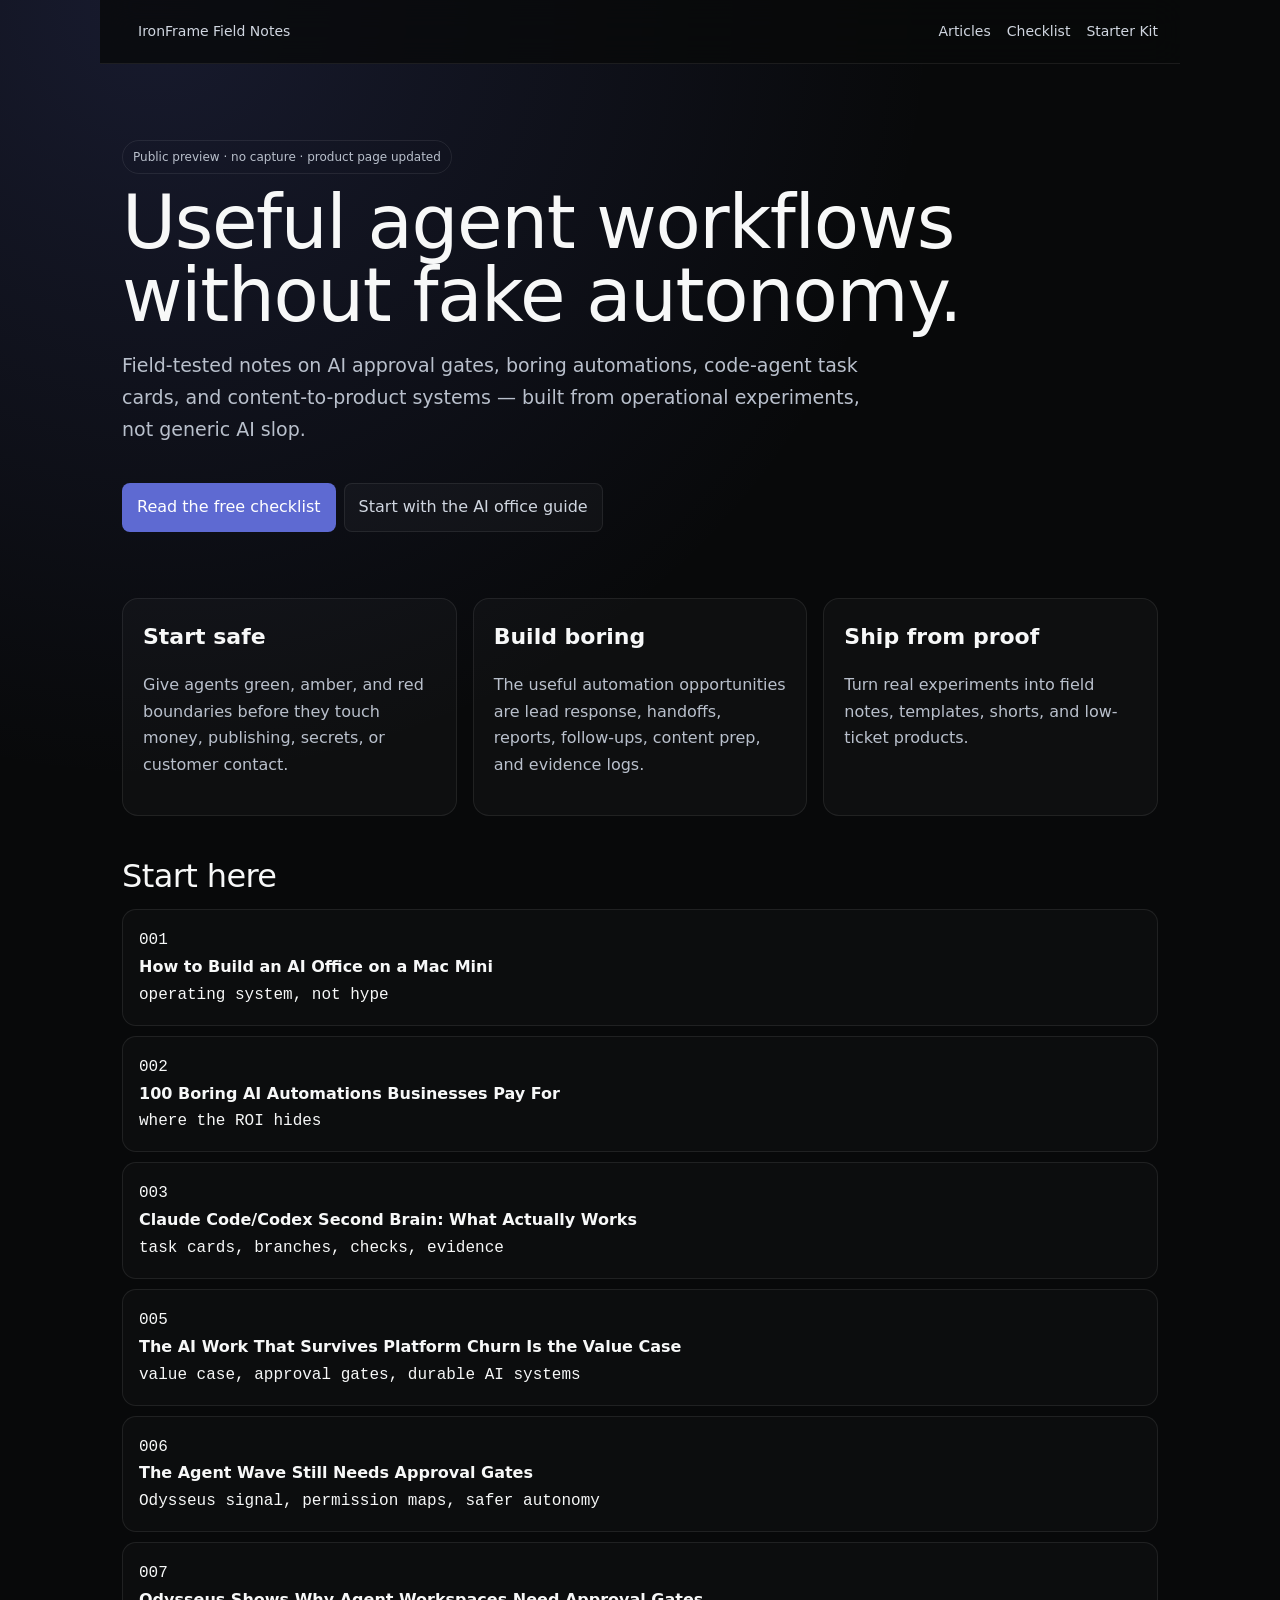
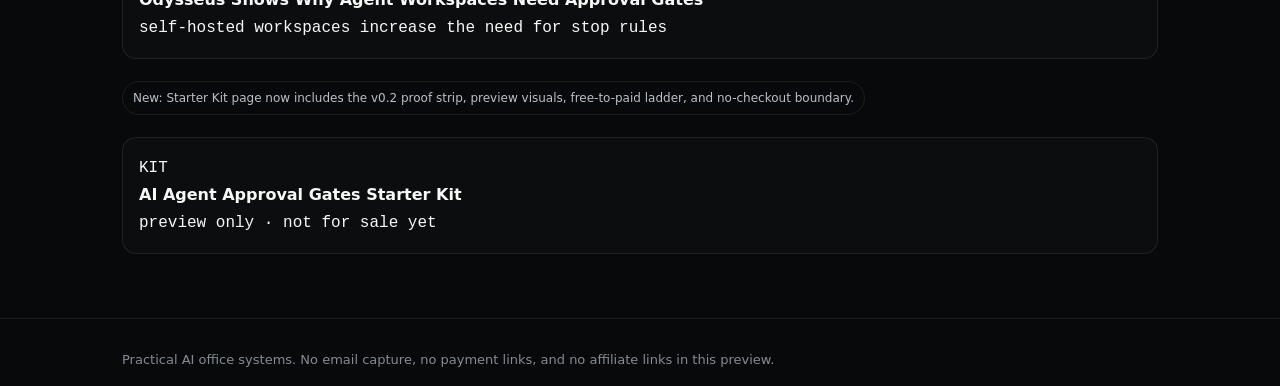
<file: index.html>
<!DOCTYPE html><html lang="en"><head><meta charset="UTF-8"><meta name="viewport" content="width=device-width, initial-scale=1.0"><meta name="robots" content="noindex,nofollow,noarchive"><title>IronFrame Field Notes — IronFrame Field Notes</title><meta name="description" content="Practical AI office systems, approval gates, boring automations, and code-agent workflows."><style>
:root{--bg:#08090a;--panel:#101113;--surface:rgba(255,255,255,.028);--line:rgba(255,255,255,.08);--text:#f7f8f8;--muted:#b9c0cc;--dim:#858b96;--brand:#5e6ad2;--brand2:#7170ff;--green:#10b981;--amber:#f59e0b;--red:#ef4444}*{box-sizing:border-box}body{margin:0;background:radial-gradient(circle at 12% 0%,rgba(94,106,210,.18),transparent 34%),var(--bg);color:var(--text);font-family:Inter,system-ui,sans-serif;line-height:1.68;font-feature-settings:'cv01','ss03'}a{color:inherit}.wrap{max-width:1080px;margin:0 auto;padding:0 22px}.nav{height:64px;display:flex;align-items:center;justify-content:space-between;border-bottom:1px solid var(--line);position:sticky;top:0;background:rgba(8,9,10,.78);backdrop-filter:blur(16px);z-index:3}.nav a{text-decoration:none;color:#d0d6e0;font-size:14px;font-weight:510;margin-left:16px}.brand{font-weight:590;color:var(--text)}.hero{padding:76px 0 44px}h1{font-size:clamp(40px,7vw,74px);line-height:.98;letter-spacing:-1.4px;margin:12px 0 18px;font-weight:510}h2{font-size:32px;line-height:1.15;letter-spacing:-.6px;margin:42px 0 14px;font-weight:510}h3{font-size:22px;margin:28px 0 8px}p,li{color:var(--muted)}.sub{font-size:19px;max-width:760px;color:var(--muted)}.pill{display:inline-block;border:1px solid var(--line);border-radius:999px;padding:6px 10px;color:var(--muted);font-size:12px}.grid{display:grid;grid-template-columns:repeat(3,1fr);gap:16px;margin:22px 0}.card{background:var(--surface);border:1px solid var(--line);border-radius:16px;padding:20px}.card h3{margin-top:0}.cta{display:inline-block;margin-top:18px;text-decoration:none;background:var(--brand);padding:11px 15px;border-radius:8px;color:white;font-weight:510}.ghost{display:inline-block;margin-top:18px;margin-left:8px;text-decoration:none;background:rgba(255,255,255,.03);border:1px solid var(--line);padding:10px 14px;border-radius:8px;color:#d0d6e0}.row{display:block;border:1px solid var(--line);border-radius:14px;padding:16px;text-decoration:none;background:rgba(255,255,255,.02);margin:10px 0}.mono,code{font-family:'JetBrains Mono',ui-monospace,monospace}code{background:rgba(255,255,255,.055);padding:2px 5px;border-radius:5px;color:#e7e9ee}pre{background:#0f1011;border:1px solid var(--line);border-radius:14px;padding:16px;overflow:auto}article{max-width:820px}article h1{font-size:52px}.notice{border:1px solid rgba(94,106,210,.4);background:rgba(94,106,210,.1);padding:16px;border-radius:14px;color:#d0d6e0}.footer{border-top:1px solid var(--line);margin-top:64px;padding:30px 0;color:var(--dim);font-size:13px}@media(max-width:820px){.grid{grid-template-columns:1fr}.nav{position:static;height:auto;padding:16px 0;align-items:flex-start}.nav div:last-child{display:flex;flex-wrap:wrap;gap:8px}.nav a{margin:0}h1{font-size:40px}article h1{font-size:38px}}
</style></head><body><header class="wrap nav"><a class="brand" href="index.html">IronFrame Field Notes</a><div><a href="articles/build-ai-office-on-mac-mini.html">Articles</a><a href="templates/approval-gate-checklist.html">Checklist</a><a href="products/ai-agent-approval-gates-starter-kit/">Starter Kit</a></div></header><main class="wrap"><section class="hero"><span class="pill">Public preview · no capture · product page updated</span><h1>Useful agent workflows without fake autonomy.</h1><p class="sub">Field-tested notes on AI approval gates, boring automations, code-agent task cards, and content-to-product systems — built from operational experiments, not generic AI slop.</p><a class="cta" href="templates/approval-gate-checklist.html">Read the free checklist</a><a class="ghost" href="articles/build-ai-office-on-mac-mini.html">Start with the AI office guide</a></section><section class="grid"><article class="card"><h3>Start safe</h3><p>Give agents green, amber, and red boundaries before they touch money, publishing, secrets, or customer contact.</p></article><article class="card"><h3>Build boring</h3><p>The useful automation opportunities are lead response, handoffs, reports, follow-ups, content prep, and evidence logs.</p></article><article class="card"><h3>Ship from proof</h3><p>Turn real experiments into field notes, templates, shorts, and low-ticket products.</p></article></section><section><h2>Start here</h2><a class="row" href="articles/build-ai-office-on-mac-mini.html"><span class="mono">001</span><br><strong>How to Build an AI Office on a Mac Mini</strong><br><span class="mono">operating system, not hype</span></a><a class="row" href="articles/100-boring-ai-automations.html"><span class="mono">002</span><br><strong>100 Boring AI Automations Businesses Pay For</strong><br><span class="mono">where the ROI hides</span></a><a class="row" href="articles/code-agents-second-brain.html"><span class="mono">003</span><br><strong>Claude Code/Codex Second Brain: What Actually Works</strong><br><span class="mono">task cards, branches, checks, evidence</span></a><a class="row" href="articles/ai-work-that-survives-platform-churn.html"><span class="mono">005</span><br><strong>The AI Work That Survives Platform Churn Is the Value Case</strong><br><span class="mono">value case, approval gates, durable AI systems</span></a><a class="row" href="articles/agent-wave-still-needs-approval-gates.html"><span class="mono">006</span><br><strong>The Agent Wave Still Needs Approval Gates</strong><br><span class="mono">Odysseus signal, permission maps, safer autonomy</span></a><a class="row" href="articles/odysseus-agent-workspaces-need-approval-gates.html"><span class="mono">007</span><br><strong>Odysseus Shows Why Agent Workspaces Need Approval Gates</strong><br><span class="mono">self-hosted workspaces increase the need for stop rules</span></a><p class="pill">New: Starter Kit page now includes the v0.2 proof strip, preview visuals, free-to-paid ladder, and no-checkout boundary.</p><a class="row" href="products/ai-agent-approval-gates-starter-kit/"><span class="mono">KIT</span><br><strong>AI Agent Approval Gates Starter Kit</strong><br><span class="mono">preview only · not for sale yet</span></a></section></main><footer class="footer"><div class="wrap">Practical AI office systems. No email capture, no payment links, and no affiliate links in this preview.</div></footer></body></html>
</file>
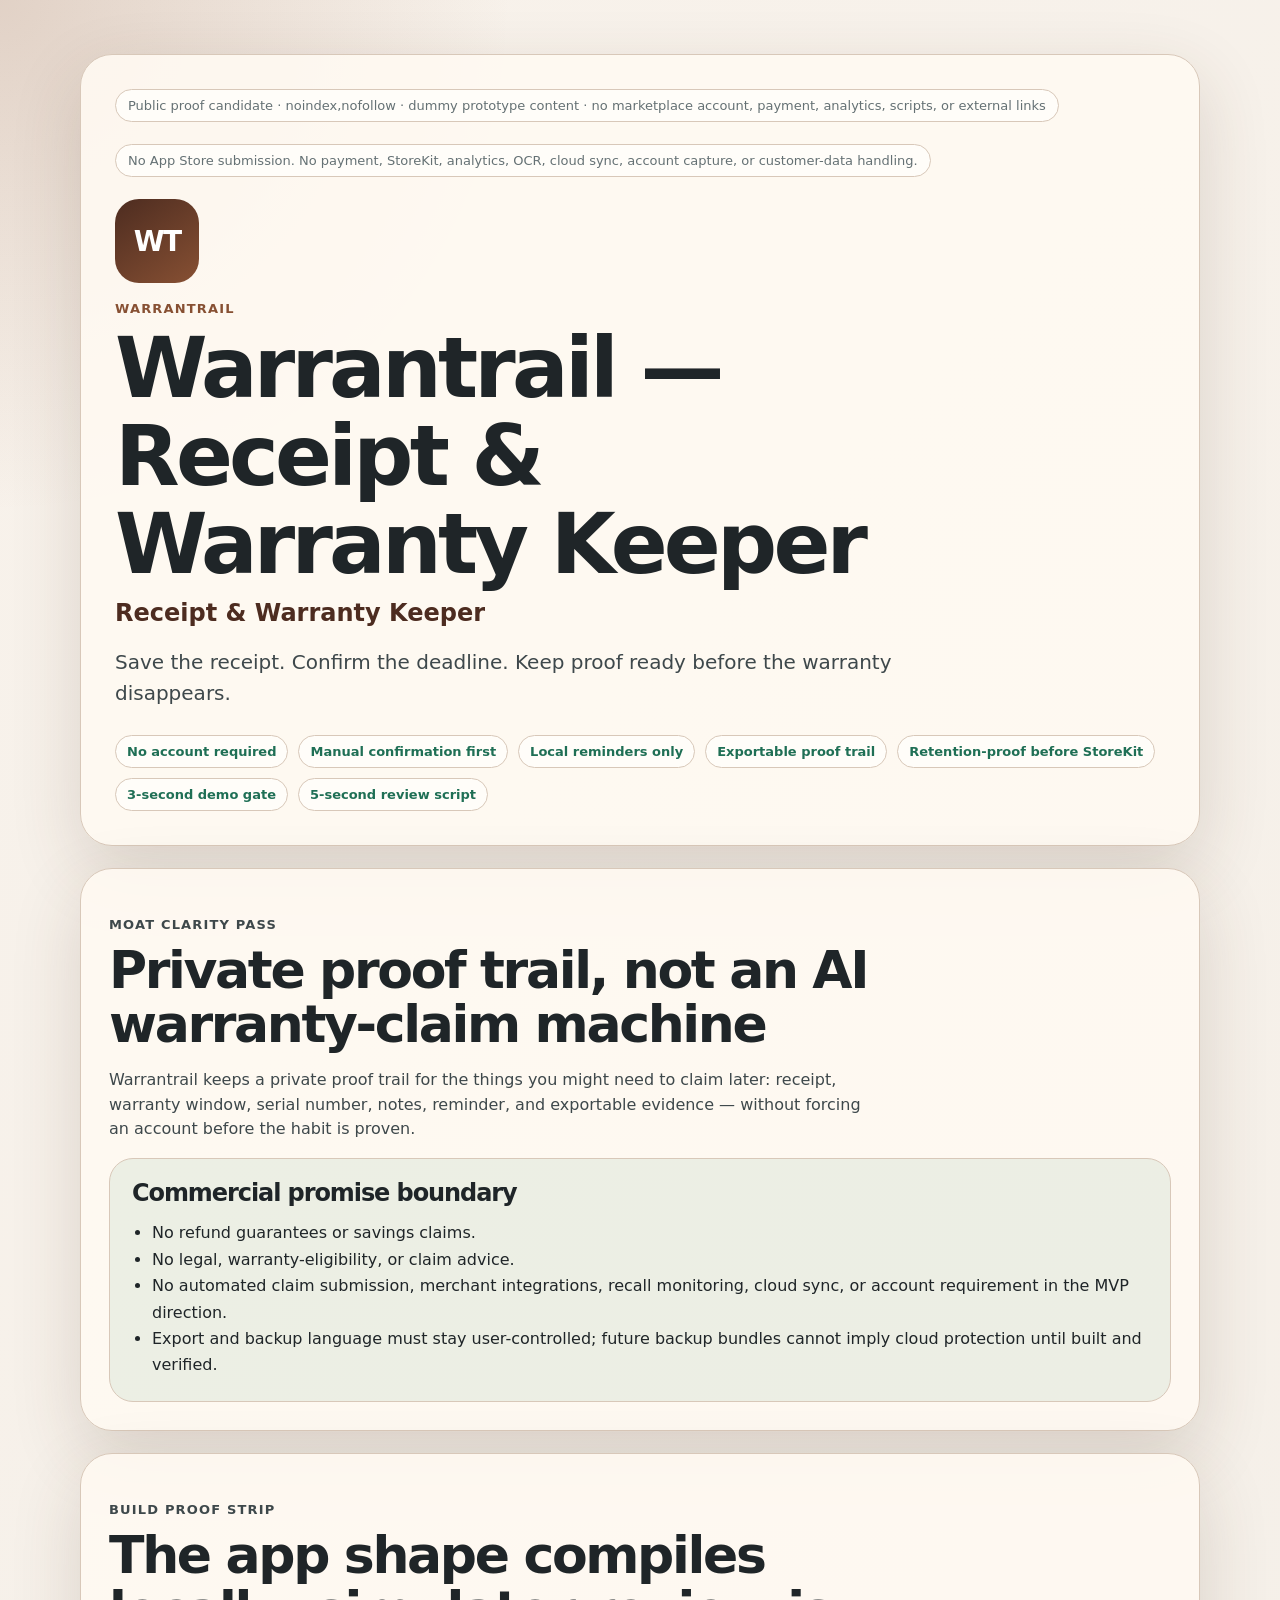
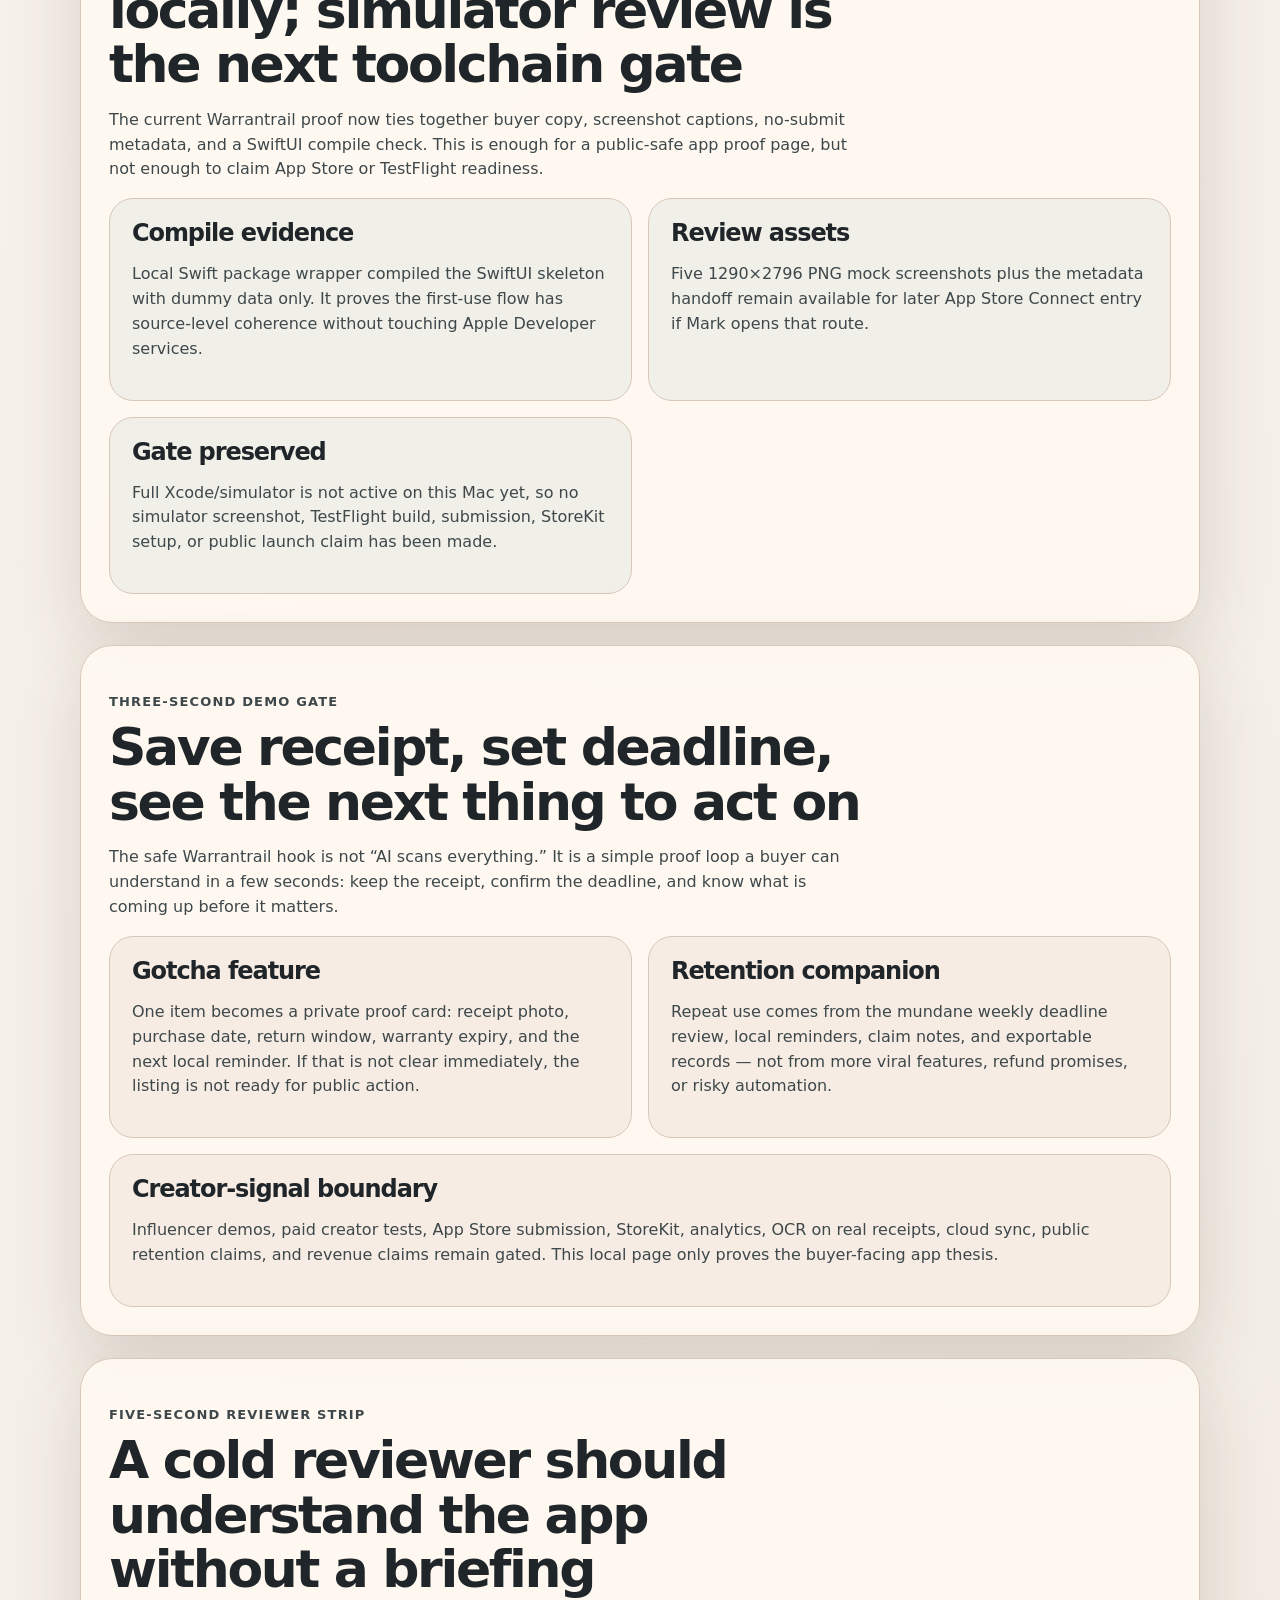
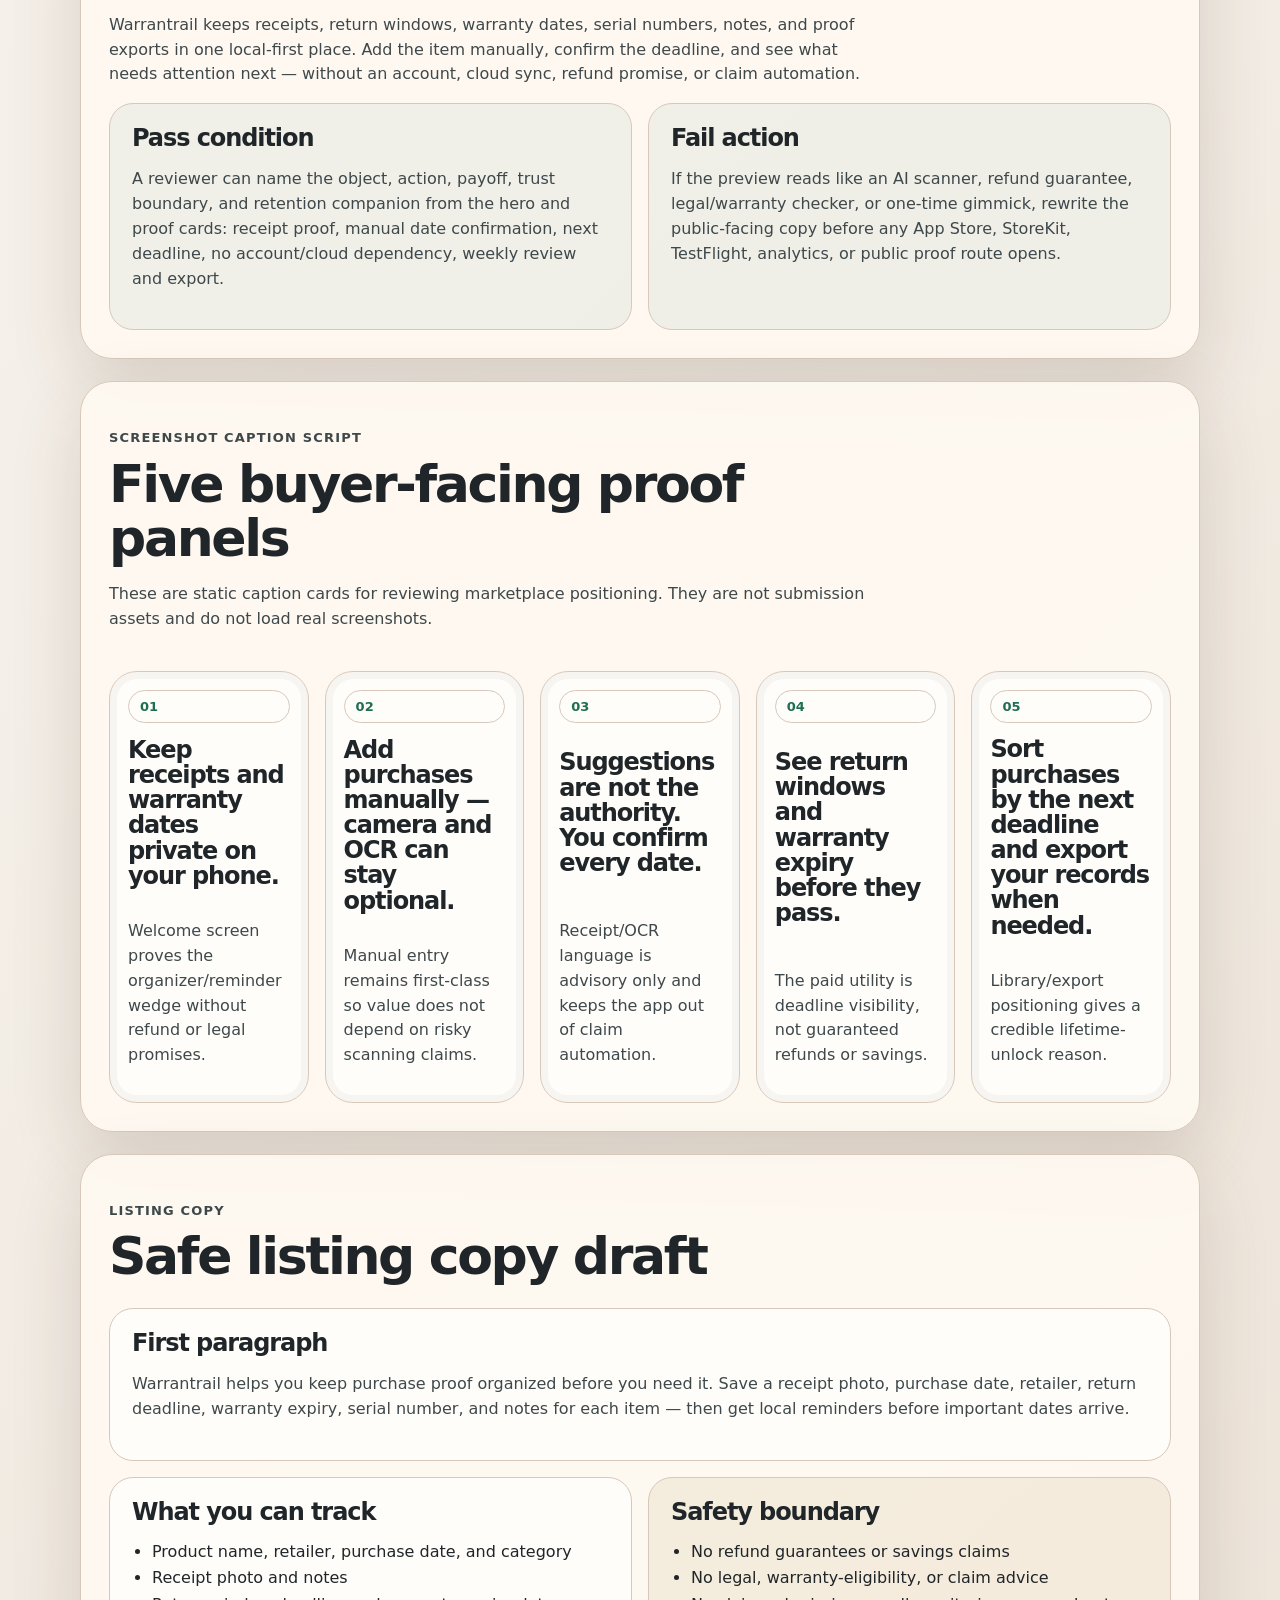
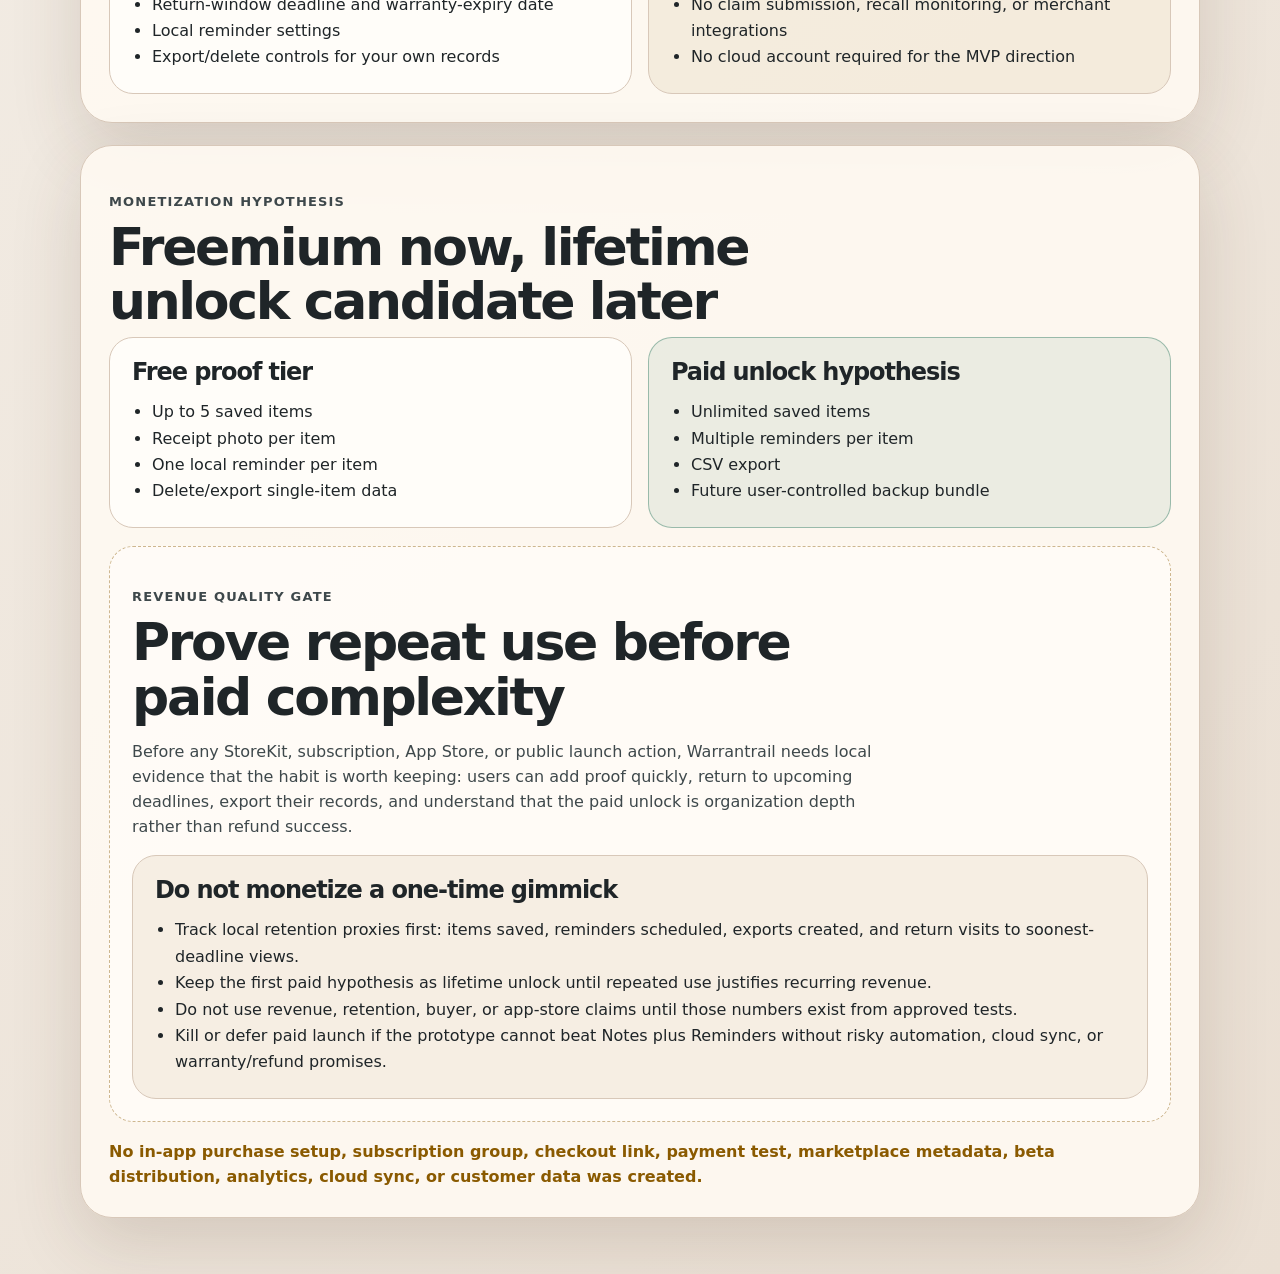
<file: apps/warrantybox/index.html>
<!doctype html>
<html lang="en">
<head>
  <meta charset="utf-8">
  <meta name="viewport" content="width=device-width, initial-scale=1">
  <meta name="robots" content="noindex,nofollow">
  <title>Warrantrail Public Proof Candidate</title>
  <link rel="stylesheet" href="styles.css">
</head>
<body>
  <main class="listing-shell" aria-label="Warrantrail local marketplace listing preview">
    <section class="hero" aria-labelledby="hero-title">
      <p class="local-note">Public proof candidate · noindex,nofollow · dummy prototype content · no marketplace account, payment, analytics, scripts, or external links</p>
      <p class="local-note">No App Store submission. No payment, StoreKit, analytics, OCR, cloud sync, account capture, or customer-data handling.</p>
      <div class="app-icon" aria-hidden="true">WT</div>
      <p class="eyebrow">Warrantrail</p>
      <h1 id="hero-title">Warrantrail — Receipt &amp; Warranty Keeper</h1>
      <p class="subtitle">Receipt &amp; Warranty Keeper</p>
      <p class="promo">Save the receipt. Confirm the deadline. Keep proof ready before the warranty disappears.</p>
      <div class="trust-row" aria-label="Trust boundary">
        <span>No account required</span>
        <span>Manual confirmation first</span>
        <span>Local reminders only</span>
        <span>Exportable proof trail</span>
        <span>Retention-proof before StoreKit</span>
        <span>3-second demo gate</span>
        <span>5-second review script</span>
      </div>
    </section>

    <section class="moat-check" aria-labelledby="moat-title">
      <div class="section-heading">
        <p class="eyebrow">Moat clarity pass</p>
        <h2 id="moat-title">Private proof trail, not an AI warranty-claim machine</h2>
        <p>Warrantrail keeps a private proof trail for the things you might need to claim later: receipt, warranty window, serial number, notes, reminder, and exportable evidence — without forcing an account before the habit is proven.</p>
      </div>
      <div class="copy-card wide">
        <h3>Commercial promise boundary</h3>
        <ul>
          <li>No refund guarantees or savings claims.</li>
          <li>No legal, warranty-eligibility, or claim advice.</li>
          <li>No automated claim submission, merchant integrations, recall monitoring, cloud sync, or account requirement in the MVP direction.</li>
          <li>Export and backup language must stay user-controlled; future backup bundles cannot imply cloud protection until built and verified.</li>
        </ul>
      </div>
    </section>

    <section class="build-proof" aria-labelledby="build-proof-title">
      <div class="section-heading">
        <p class="eyebrow">Build proof strip</p>
        <h2 id="build-proof-title">The app shape compiles locally; simulator review is the next toolchain gate</h2>
        <p>The current Warrantrail proof now ties together buyer copy, screenshot captions, no-submit metadata, and a SwiftUI compile check. This is enough for a public-safe app proof page, but not enough to claim App Store or TestFlight readiness.</p>
      </div>
      <div class="proof-grid" aria-label="Warrantrail local build proof">
        <article class="copy-card">
          <h3>Compile evidence</h3>
          <p>Local Swift package wrapper compiled the SwiftUI skeleton with dummy data only. It proves the first-use flow has source-level coherence without touching Apple Developer services.</p>
        </article>
        <article class="copy-card">
          <h3>Review assets</h3>
          <p>Five 1290×2796 PNG mock screenshots plus the metadata handoff remain available for later App Store Connect entry if Mark opens that route.</p>
        </article>
        <article class="copy-card caution">
          <h3>Gate preserved</h3>
          <p>Full Xcode/simulator is not active on this Mac yet, so no simulator screenshot, TestFlight build, submission, StoreKit setup, or public launch claim has been made.</p>
        </article>
      </div>
    </section>

    <section class="gotcha-proof" aria-labelledby="gotcha-proof-title">
      <div class="section-heading">
        <p class="eyebrow">Three-second demo gate</p>
        <h2 id="gotcha-proof-title">Save receipt, set deadline, see the next thing to act on</h2>
        <p>The safe Warrantrail hook is not “AI scans everything.” It is a simple proof loop a buyer can understand in a few seconds: keep the receipt, confirm the deadline, and know what is coming up before it matters.</p>
      </div>
      <div class="proof-grid" aria-label="Warrantrail gotcha feature and retention companion">
        <article class="copy-card">
          <h3>Gotcha feature</h3>
          <p>One item becomes a private proof card: receipt photo, purchase date, return window, warranty expiry, and the next local reminder. If that is not clear immediately, the listing is not ready for public action.</p>
        </article>
        <article class="copy-card">
          <h3>Retention companion</h3>
          <p>Repeat use comes from the mundane weekly deadline review, local reminders, claim notes, and exportable records — not from more viral features, refund promises, or risky automation.</p>
        </article>
        <article class="copy-card wide caution">
          <h3>Creator-signal boundary</h3>
          <p>Influencer demos, paid creator tests, App Store submission, StoreKit, analytics, OCR on real receipts, cloud sync, public retention claims, and revenue claims remain gated. This local page only proves the buyer-facing app thesis.</p>
        </article>
      </div>
    </section>

    <section class="reviewer-proof" aria-labelledby="reviewer-proof-title">
      <div class="section-heading">
        <p class="eyebrow">Five-second reviewer strip</p>
        <h2 id="reviewer-proof-title">A cold reviewer should understand the app without a briefing</h2>
        <p>Warrantrail keeps receipts, return windows, warranty dates, serial numbers, notes, and proof exports in one local-first place. Add the item manually, confirm the deadline, and see what needs attention next — without an account, cloud sync, refund promise, or claim automation.</p>
      </div>
      <div class="proof-grid" aria-label="Warrantrail five-second comprehension check">
        <article class="copy-card">
          <h3>Pass condition</h3>
          <p>A reviewer can name the object, action, payoff, trust boundary, and retention companion from the hero and proof cards: receipt proof, manual date confirmation, next deadline, no account/cloud dependency, weekly review and export.</p>
        </article>
        <article class="copy-card caution">
          <h3>Fail action</h3>
          <p>If the preview reads like an AI scanner, refund guarantee, legal/warranty checker, or one-time gimmick, rewrite the public-facing copy before any App Store, StoreKit, TestFlight, analytics, or public proof route opens.</p>
        </article>
      </div>
    </section>

    <section class="preview-grid" aria-labelledby="screens-title">
      <div class="section-heading">
        <p class="eyebrow">Screenshot caption script</p>
        <h2 id="screens-title">Five buyer-facing proof panels</h2>
        <p>These are static caption cards for reviewing marketplace positioning. They are not submission assets and do not load real screenshots.</p>
      </div>

      <article class="phone-frame">
        <span class="screen-number">01</span>
        <h3>Keep receipts and warranty dates private on your phone.</h3>
        <p>Welcome screen proves the organizer/reminder wedge without refund or legal promises.</p>
      </article>

      <article class="phone-frame">
        <span class="screen-number">02</span>
        <h3>Add purchases manually — camera and OCR can stay optional.</h3>
        <p>Manual entry remains first-class so value does not depend on risky scanning claims.</p>
      </article>

      <article class="phone-frame">
        <span class="screen-number">03</span>
        <h3>Suggestions are not the authority. You confirm every date.</h3>
        <p>Receipt/OCR language is advisory only and keeps the app out of claim automation.</p>
      </article>

      <article class="phone-frame">
        <span class="screen-number">04</span>
        <h3>See return windows and warranty expiry before they pass.</h3>
        <p>The paid utility is deadline visibility, not guaranteed refunds or savings.</p>
      </article>

      <article class="phone-frame">
        <span class="screen-number">05</span>
        <h3>Sort purchases by the next deadline and export your records when needed.</h3>
        <p>Library/export positioning gives a credible lifetime-unlock reason.</p>
      </article>
    </section>

    <section class="copy-panels" aria-labelledby="copy-title">
      <div class="section-heading">
        <p class="eyebrow">Listing copy</p>
        <h2 id="copy-title">Safe listing copy draft</h2>
      </div>
      <article class="copy-card wide">
        <h3>First paragraph</h3>
        <p>Warrantrail helps you keep purchase proof organized before you need it. Save a receipt photo, purchase date, retailer, return deadline, warranty expiry, serial number, and notes for each item — then get local reminders before important dates arrive.</p>
      </article>
      <article class="copy-card">
        <h3>What you can track</h3>
        <ul>
          <li>Product name, retailer, purchase date, and category</li>
          <li>Receipt photo and notes</li>
          <li>Return-window deadline and warranty-expiry date</li>
          <li>Local reminder settings</li>
          <li>Export/delete controls for your own records</li>
        </ul>
      </article>
      <article class="copy-card caution">
        <h3>Safety boundary</h3>
        <ul>
          <li>No refund guarantees or savings claims</li>
          <li>No legal, warranty-eligibility, or claim advice</li>
          <li>No claim submission, recall monitoring, or merchant integrations</li>
          <li>No cloud account required for the MVP direction</li>
        </ul>
      </article>
    </section>

    <section class="monetization" aria-labelledby="money-title">
      <div class="section-heading">
        <p class="eyebrow">Monetization hypothesis</p>
        <h2 id="money-title">Freemium now, lifetime unlock candidate later</h2>
      </div>
      <div class="tier-grid">
        <article class="tier-card">
          <h3>Free proof tier</h3>
          <ul>
            <li>Up to 5 saved items</li>
            <li>Receipt photo per item</li>
            <li>One local reminder per item</li>
            <li>Delete/export single-item data</li>
          </ul>
        </article>
        <article class="tier-card paid">
          <h3>Paid unlock hypothesis</h3>
          <ul>
            <li>Unlimited saved items</li>
            <li>Multiple reminders per item</li>
            <li>CSV export</li>
            <li>Future user-controlled backup bundle</li>
          </ul>
        </article>
      </div>
      <div class="revenue-quality" aria-labelledby="revenue-quality-title">
        <div class="section-heading">
          <p class="eyebrow">Revenue quality gate</p>
          <h2 id="revenue-quality-title">Prove repeat use before paid complexity</h2>
          <p>Before any StoreKit, subscription, App Store, or public launch action, Warrantrail needs local evidence that the habit is worth keeping: users can add proof quickly, return to upcoming deadlines, export their records, and understand that the paid unlock is organization depth rather than refund success.</p>
        </div>
        <article class="copy-card wide caution">
          <h3>Do not monetize a one-time gimmick</h3>
          <ul>
            <li>Track local retention proxies first: items saved, reminders scheduled, exports created, and return visits to soonest-deadline views.</li>
            <li>Keep the first paid hypothesis as lifetime unlock until repeated use justifies recurring revenue.</li>
            <li>Do not use revenue, retention, buyer, or app-store claims until those numbers exist from approved tests.</li>
            <li>Kill or defer paid launch if the prototype cannot beat Notes plus Reminders without risky automation, cloud sync, or warranty/refund promises.</li>
          </ul>
        </article>
      </div>
      <p class="hard-stop">No in-app purchase setup, subscription group, checkout link, payment test, marketplace metadata, beta distribution, analytics, cloud sync, or customer data was created.</p>
    </section>
  </main>
</body>
</html>
</file>
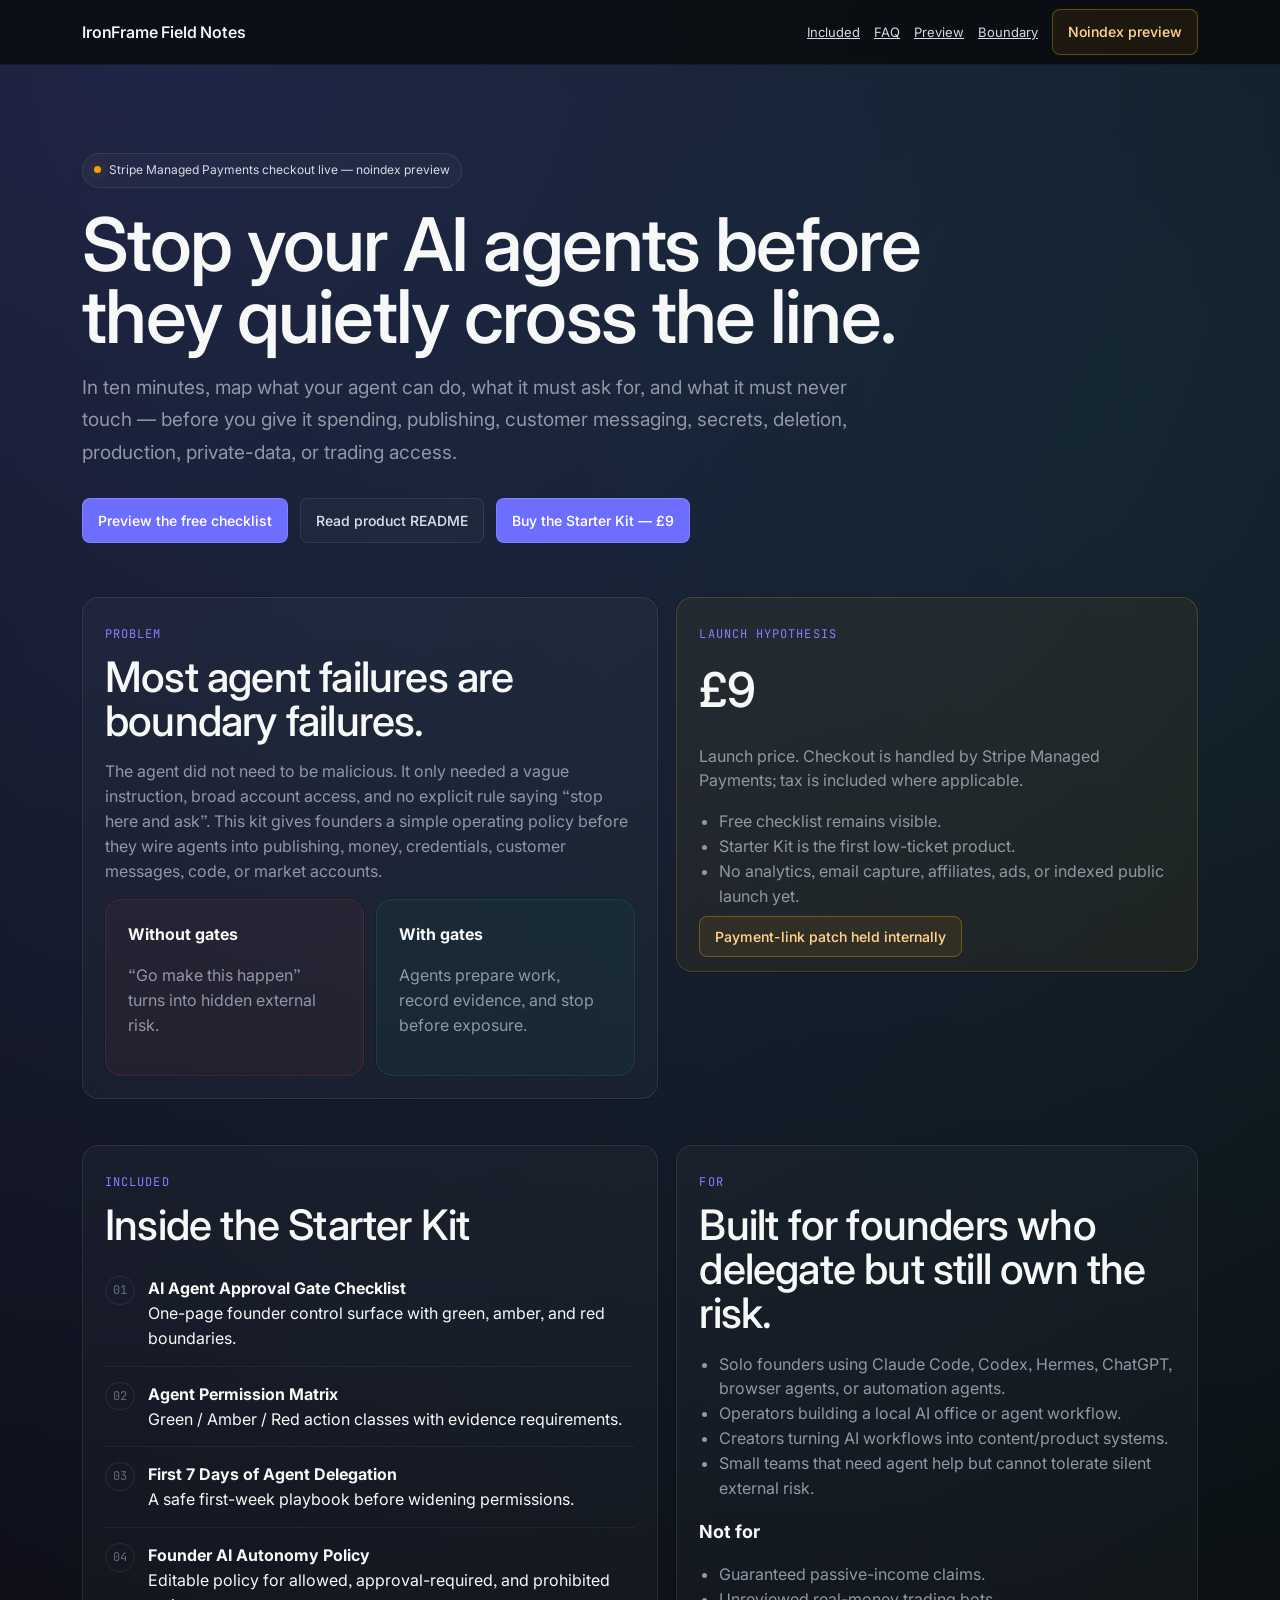
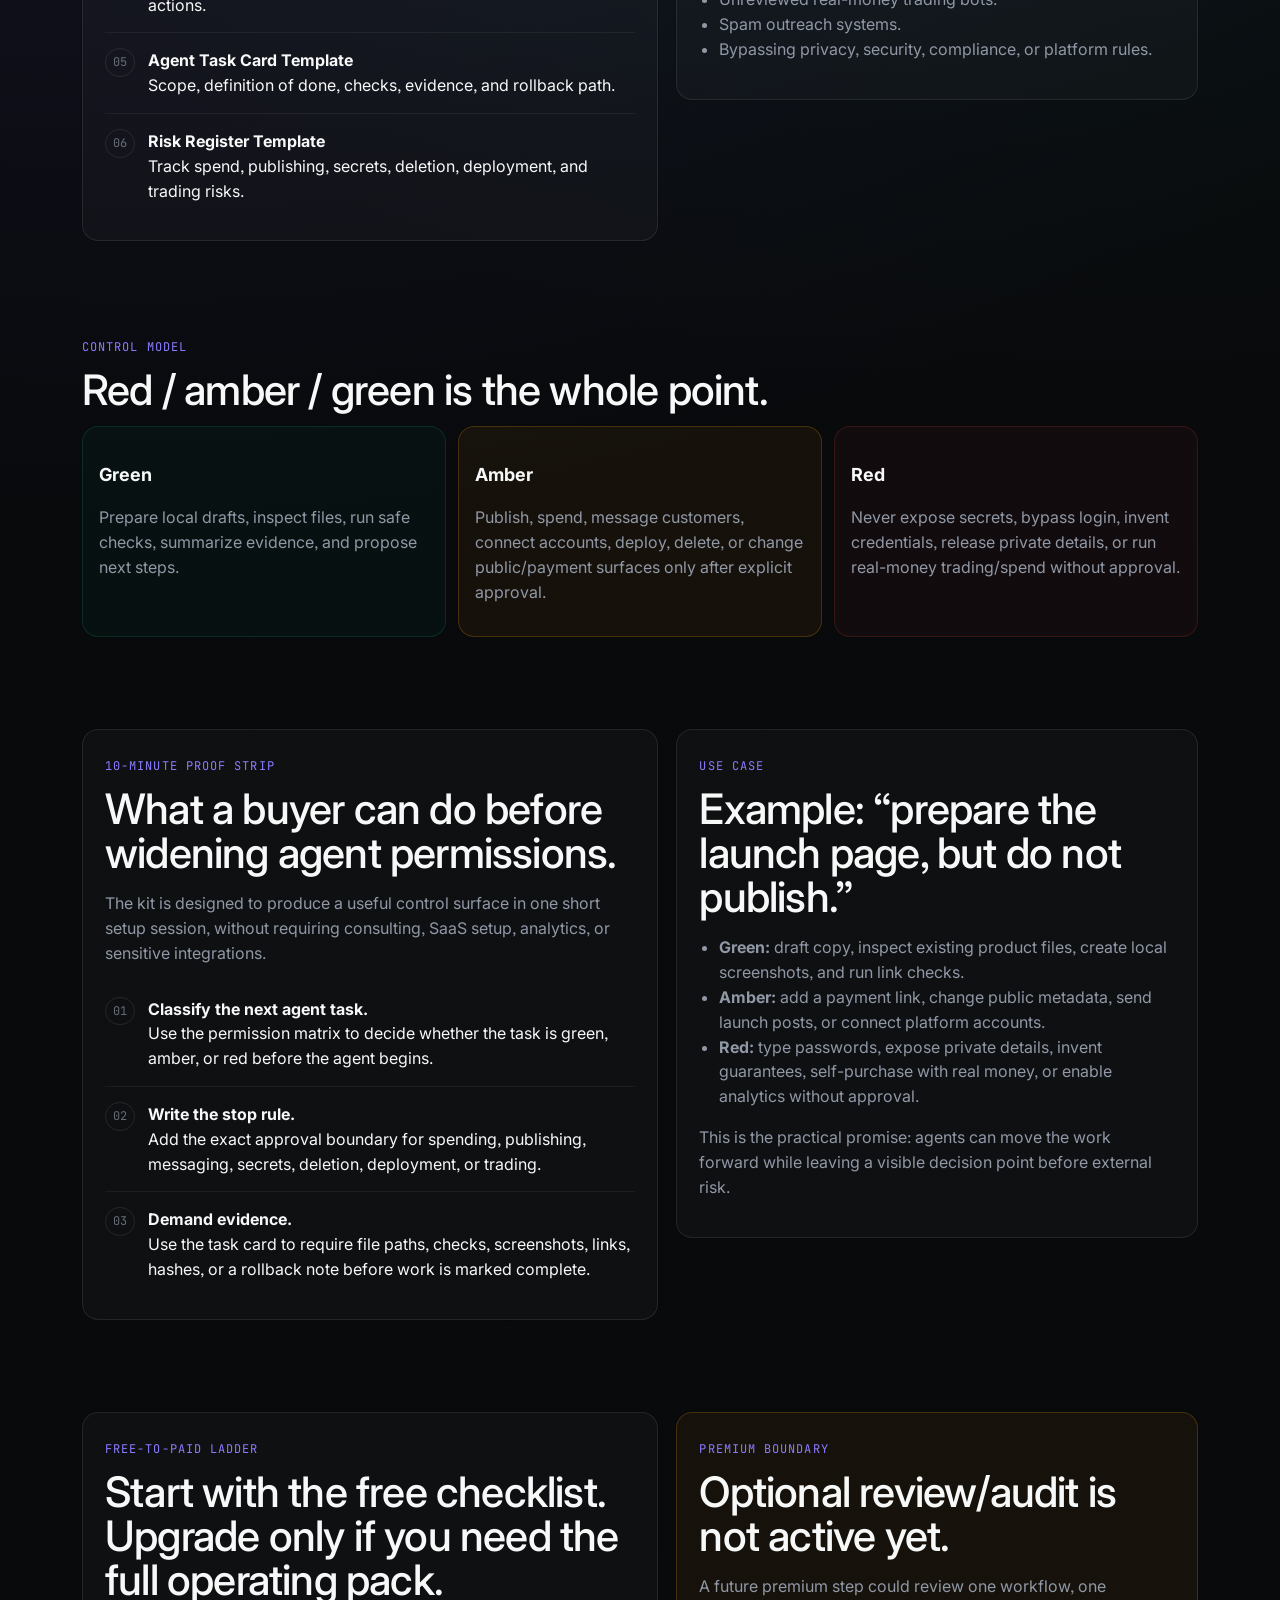
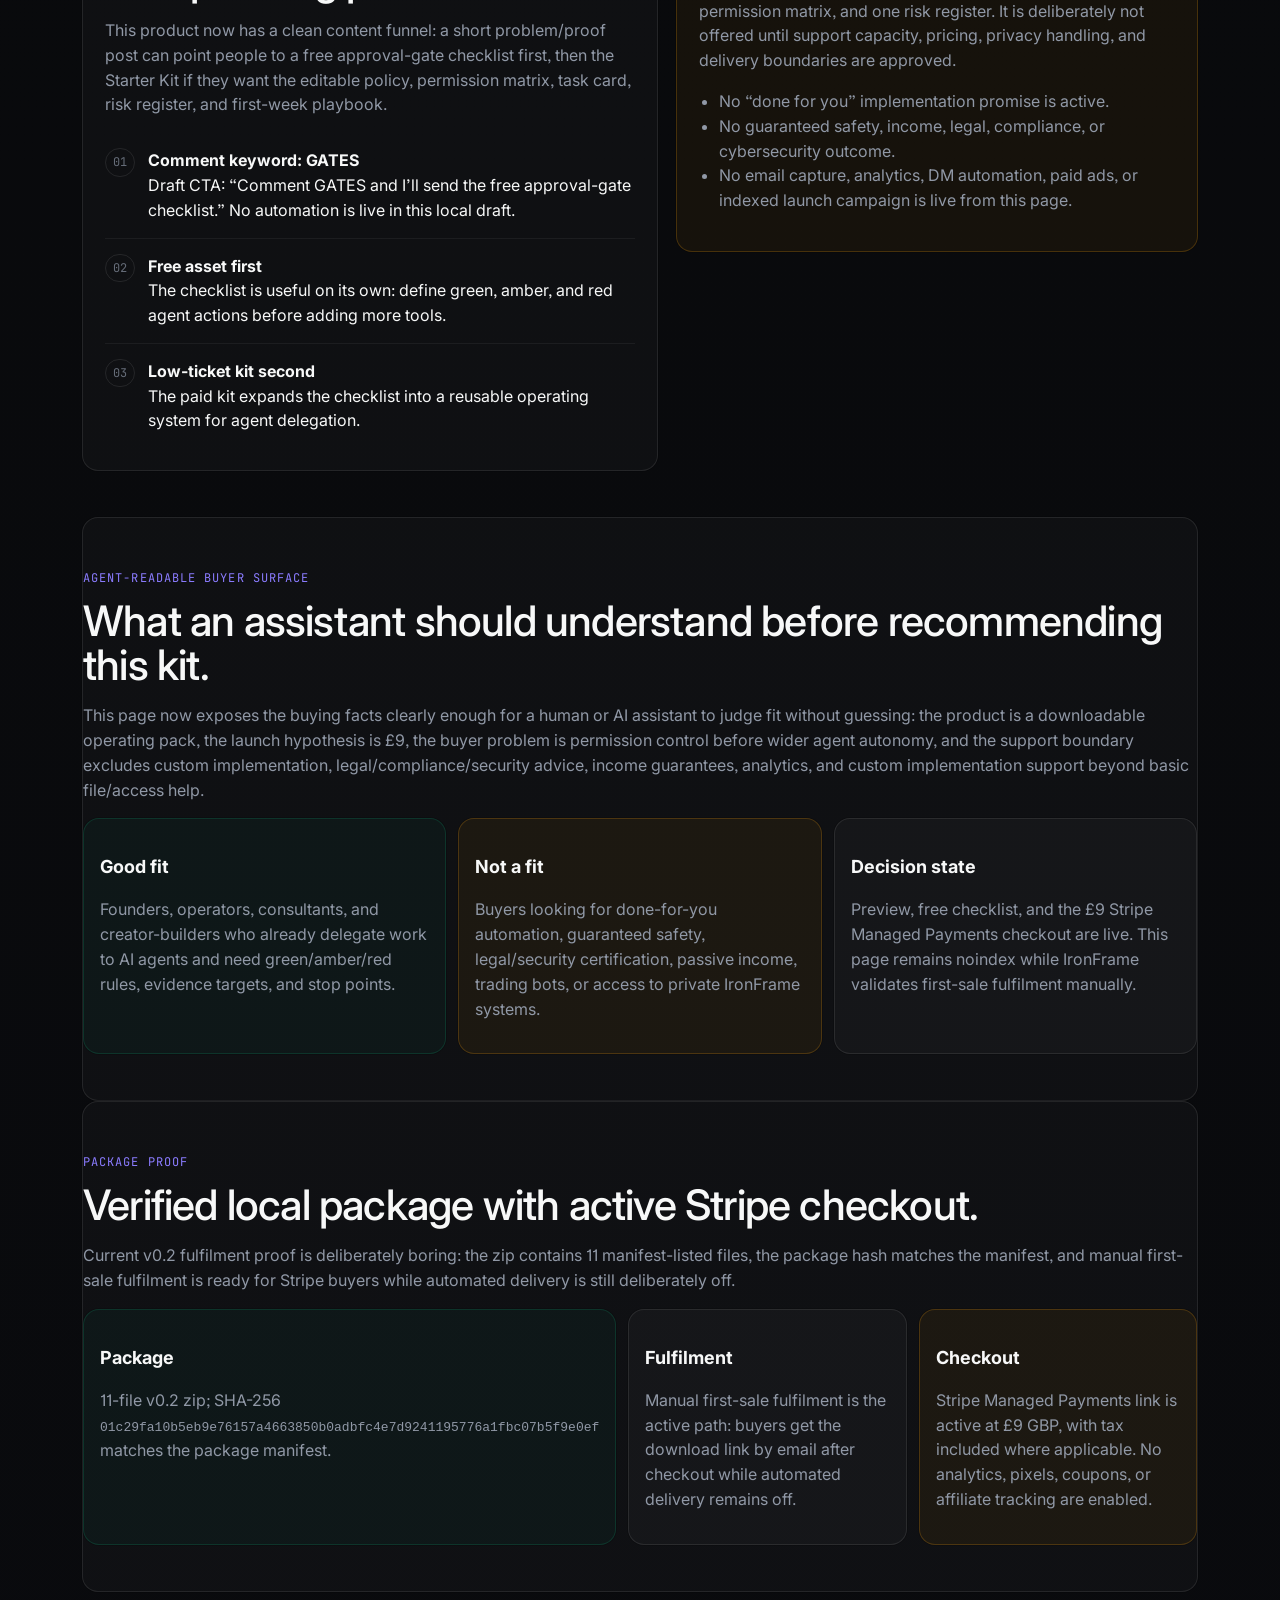
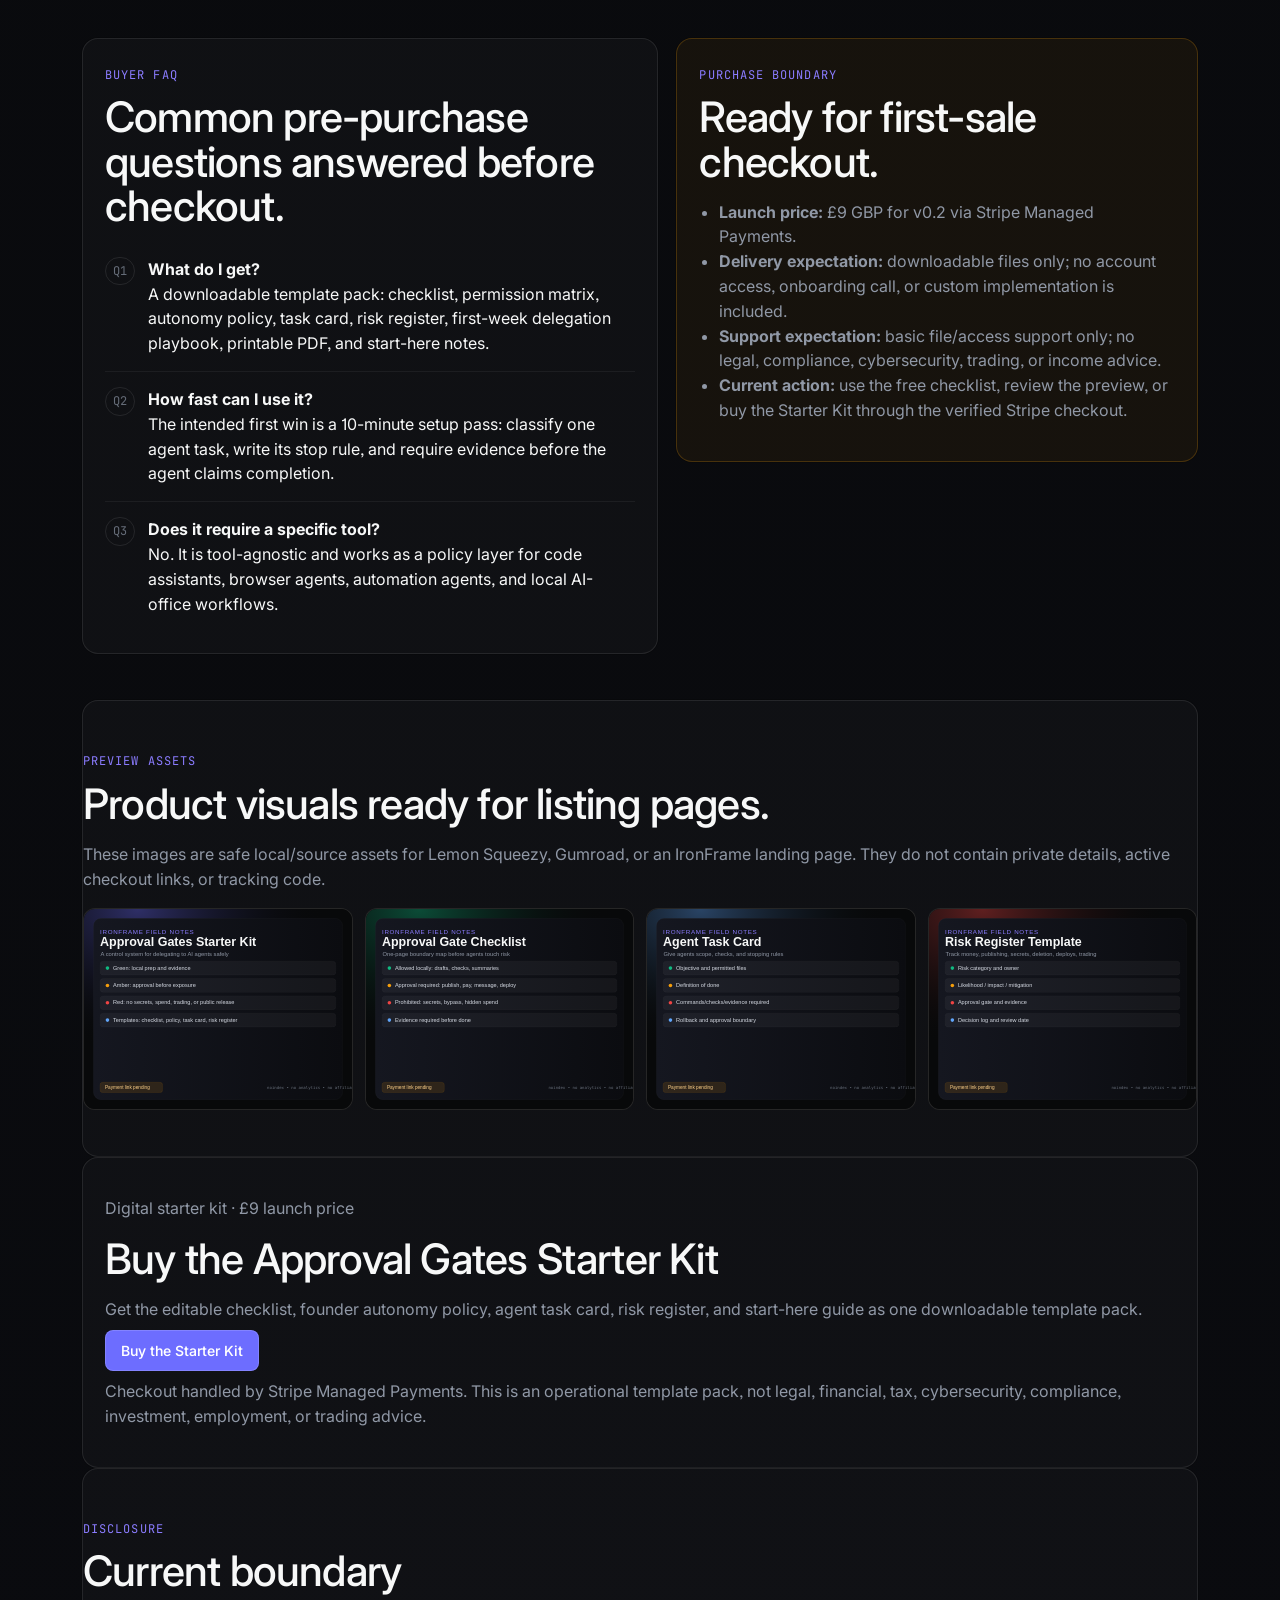
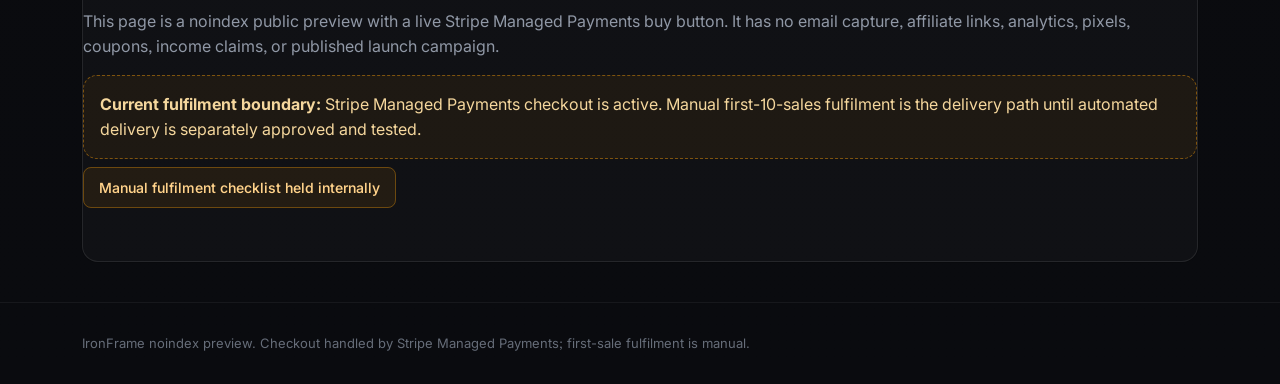
<file: products/ai-agent-approval-gates-starter-kit/index.html>
<!DOCTYPE html>
<html lang="en">
<head>
<meta charset="UTF-8" />
<meta name="viewport" content="width=device-width, initial-scale=1.0" />
<title>AI Agent Approval Gates Starter Kit — IronFrame Field Notes</title>
<meta name="description" content="A practical approval-gate kit for founders using AI agents, code assistants, and automation tools." />
<meta name="robots" content="noindex,nofollow" />
<link href="https://fonts.googleapis.com/css2?family=Inter:wght@300;400;500;600&family=JetBrains+Mono:wght@400;500&display=swap" rel="stylesheet">
<style>
:root{--bg:#08090a;--panel:#101114;--surface:#181a20;--surface2:#222532;--text:#f7f8f8;--muted:#d6dbe4;--dim:#9098a6;--faint:#666d79;--border:rgba(255,255,255,.09);--border2:rgba(255,255,255,.055);--brand:#6d6dff;--accent:#8b7cff;--green:#10b981;--red:#ef4444;--amber:#f59e0b;--blue:#60a5fa}*{box-sizing:border-box}html{scroll-behavior:smooth}body{margin:0;background:radial-gradient(circle at 12% 0%,rgba(109,109,255,.23),transparent 31%),radial-gradient(circle at 88% 6%,rgba(16,185,129,.11),transparent 25%),linear-gradient(180deg,#08090a 0%,#0a0b0f 100%);color:var(--text);font-family:Inter,system-ui,-apple-system,Segoe UI,Roboto,sans-serif;font-feature-settings:"cv01","ss03";line-height:1.55}.wrap{max-width:1160px;margin:0 auto;padding:0 22px}a{color:inherit}.nav{border-bottom:1px solid var(--border2);background:rgba(8,9,10,.8);backdrop-filter:blur(14px);position:sticky;top:0;z-index:10}.navin{height:64px;display:flex;align-items:center;justify-content:space-between;gap:18px}.brand{font-weight:560;text-decoration:none;letter-spacing:-.01em}.navlinks{display:flex;gap:14px;align-items:center;color:var(--muted);font-size:13px}.back,.smallbtn{font-size:13px;color:var(--muted);text-decoration:none;border:1px solid var(--border);border-radius:8px;padding:8px 12px;background:rgba(255,255,255,.025)}.hero{padding:88px 0 54px}.pill{display:inline-flex;border:1px solid var(--border);border-radius:999px;padding:7px 11px;color:var(--muted);font-size:12px;background:rgba(255,255,255,.025);gap:8px}.dot{width:7px;height:7px;border-radius:50%;background:var(--amber);margin-top:5px;box-shadow:0 0 16px rgba(245,158,11,.6)}h1{font-size:clamp(42px,7vw,74px);line-height:.98;letter-spacing:-1.7px;margin:20px 0 18px;font-weight:540;max-width:940px}.sub{font-size:19px;color:var(--dim);max-width:790px;line-height:1.72}.actions{display:flex;gap:12px;flex-wrap:wrap;margin-top:28px}.cta,.ghost,.disabled{border-radius:8px;padding:11px 15px;text-decoration:none;font-weight:540;font-size:14px}.cta{background:var(--brand);border:1px solid rgba(255,255,255,.15);color:white}.ghost{border:1px solid var(--border);background:rgba(255,255,255,.025);color:var(--muted)}.disabled{border:1px solid rgba(245,158,11,.35);background:rgba(245,158,11,.08);color:#ffd28a;cursor:not-allowed}.grid{display:grid;grid-template-columns:1.05fr .95fr;gap:18px;align-items:start}.three{display:grid;grid-template-columns:repeat(3,1fr);gap:16px}.card{background:rgba(255,255,255,.028);border:1px solid var(--border);border-radius:16px;padding:22px;box-shadow:0 0 0 1px rgba(0,0,0,.18)}.warn{border-color:rgba(245,158,11,.22);background:rgba(245,158,11,.055)}.good{border-color:rgba(16,185,129,.18);background:rgba(16,185,129,.045)}.bad{border-color:rgba(239,68,68,.18);background:rgba(239,68,68,.045)}.kicker{font-family:JetBrains Mono,ui-monospace,monospace;color:var(--accent);font-size:12px;text-transform:uppercase;letter-spacing:.09em}.section{padding:46px 0}.card h2,.section h2{font-size:clamp(26px,4vw,42px);line-height:1.05;letter-spacing:-.8px;margin:10px 0 14px;font-weight:520}.card h3{margin:18px 0 8px;font-size:18px}.card p,.card li{color:var(--dim)}ul{padding-left:20px}.price{font-size:48px;letter-spacing:-1.2px;font-weight:540;margin:8px 0}.strike{color:#ffd28a}.compare{display:grid;grid-template-columns:1fr 1fr;gap:12px;margin-top:16px}.module{display:flex;gap:13px;align-items:flex-start;border-top:1px solid var(--border2);padding:15px 0}.module:first-of-type{border-top:0}.num{font-family:JetBrains Mono,monospace;color:var(--faint);font-size:12px;border:1px solid var(--border);border-radius:999px;padding:4px 7px}.mono{font-family:JetBrains Mono,monospace;font-size:12px;color:var(--faint)}.matrix{display:grid;grid-template-columns:repeat(3,1fr);gap:12px;margin-top:14px}.matrix .card{padding:16px}.thumbs{display:grid;grid-template-columns:repeat(4,1fr);gap:12px;margin-top:16px}.thumbs img{width:100%;border-radius:12px;border:1px solid var(--border);background:#111}.notice{border:1px dashed rgba(245,158,11,.45);background:rgba(245,158,11,.06);border-radius:14px;padding:16px;color:#f5d79d}.footer{border-top:1px solid var(--border2);color:var(--faint);padding:30px 0;margin-top:40px;font-size:13px}@media(max-width:850px){.grid,.three,.matrix,.thumbs,.compare{grid-template-columns:1fr}.navlinks{display:none}.hero{padding-top:58px}}
</style>
</head>
<body>
<nav class="nav"><div class="wrap navin"><a class="brand" href="../../index.html">IronFrame Field Notes</a><div class="navlinks"><a href="#included">Included</a><a href="#buyer-faq">FAQ</a><a href="#preview">Preview</a><a href="#boundary">Boundary</a><span class="disabled" aria-disabled="true">Noindex preview</span></div></div></nav>
<main class="wrap">
<section class="hero"><span class="pill"><span class="dot"></span>Stripe Managed Payments checkout live — noindex preview</span><h1>Stop your AI agents before they quietly cross the line.</h1><p class="sub">In ten minutes, map what your agent can do, what it must ask for, and what it must never touch — before you give it spending, publishing, customer messaging, secrets, deletion, production, private-data, or trading access.</p><div class="actions"><a class="cta" href="../../templates/ai-agent-approval-gate-checklist.md">Preview the free checklist</a><a class="ghost" href="README.md">Read product README</a><a class="cta" href="#buy">Buy the Starter Kit — £9</a></div></section>
<section class="grid"><article class="card"><span class="kicker">Problem</span><h2>Most agent failures are boundary failures.</h2><p>The agent did not need to be malicious. It only needed a vague instruction, broad account access, and no explicit rule saying “stop here and ask”. This kit gives founders a simple operating policy before they wire agents into publishing, money, credentials, customer messages, code, or market accounts.</p><div class="compare"><div class="card bad"><strong>Without gates</strong><p>“Go make this happen” turns into hidden external risk.</p></div><div class="card good"><strong>With gates</strong><p>Agents prepare work, record evidence, and stop before exposure.</p></div></div></article><aside class="card warn"><span class="kicker">Launch hypothesis</span><div class="price">£9</div><p class="strike">Launch price. Checkout is handled by Stripe Managed Payments; tax is included where applicable.</p><ul><li>Free checklist remains visible.</li><li>Starter Kit is the first low-ticket product.</li><li>No analytics, email capture, affiliates, ads, or indexed public launch yet.</li></ul><span class="disabled" aria-disabled="true">Payment-link patch held internally</span></aside></section>
<section id="included" class="section grid"><article class="card"><span class="kicker">Included</span><h2>Inside the Starter Kit</h2><div class="module"><span class="num">01</span><div><strong>AI Agent Approval Gate Checklist</strong><br><span>One-page founder control surface with green, amber, and red boundaries.</span></div></div><div class="module"><span class="num">02</span><div><strong>Agent Permission Matrix</strong><br><span>Green / Amber / Red action classes with evidence requirements.</span></div></div><div class="module"><span class="num">03</span><div><strong>First 7 Days of Agent Delegation</strong><br><span>A safe first-week playbook before widening permissions.</span></div></div><div class="module"><span class="num">04</span><div><strong>Founder AI Autonomy Policy</strong><br><span>Editable policy for allowed, approval-required, and prohibited actions.</span></div></div><div class="module"><span class="num">05</span><div><strong>Agent Task Card Template</strong><br><span>Scope, definition of done, checks, evidence, and rollback path.</span></div></div><div class="module"><span class="num">06</span><div><strong>Risk Register Template</strong><br><span>Track spend, publishing, secrets, deletion, deployment, and trading risks.</span></div></div></article><article class="card"><span class="kicker">For</span><h2>Built for founders who delegate but still own the risk.</h2><ul><li>Solo founders using Claude Code, Codex, Hermes, ChatGPT, browser agents, or automation agents.</li><li>Operators building a local AI office or agent workflow.</li><li>Creators turning AI workflows into content/product systems.</li><li>Small teams that need agent help but cannot tolerate silent external risk.</li></ul><h3>Not for</h3><ul><li>Guaranteed passive-income claims.</li><li>Unreviewed real-money trading bots.</li><li>Spam outreach systems.</li><li>Bypassing privacy, security, compliance, or platform rules.</li></ul></article></section>
<section class="section"><span class="kicker">Control model</span><h2>Red / amber / green is the whole point.</h2><div class="matrix"><article class="card good"><h3>Green</h3><p>Prepare local drafts, inspect files, run safe checks, summarize evidence, and propose next steps.</p></article><article class="card warn"><h3>Amber</h3><p>Publish, spend, message customers, connect accounts, deploy, delete, or change public/payment surfaces only after explicit approval.</p></article><article class="card bad"><h3>Red</h3><p>Never expose secrets, bypass login, invent credentials, release private details, or run real-money trading/spend without approval.</p></article></div></section>
<section class="section grid"><article class="card"><span class="kicker">10-minute proof strip</span><h2>What a buyer can do before widening agent permissions.</h2><p>The kit is designed to produce a useful control surface in one short setup session, without requiring consulting, SaaS setup, analytics, or sensitive integrations.</p><div class="module"><span class="num">01</span><div><strong>Classify the next agent task.</strong><br><span>Use the permission matrix to decide whether the task is green, amber, or red before the agent begins.</span></div></div><div class="module"><span class="num">02</span><div><strong>Write the stop rule.</strong><br><span>Add the exact approval boundary for spending, publishing, messaging, secrets, deletion, deployment, or trading.</span></div></div><div class="module"><span class="num">03</span><div><strong>Demand evidence.</strong><br><span>Use the task card to require file paths, checks, screenshots, links, hashes, or a rollback note before work is marked complete.</span></div></div></article><article class="card"><span class="kicker">Use case</span><h2>Example: “prepare the launch page, but do not publish.”</h2><ul><li><strong>Green:</strong> draft copy, inspect existing product files, create local screenshots, and run link checks.</li><li><strong>Amber:</strong> add a payment link, change public metadata, send launch posts, or connect platform accounts.</li><li><strong>Red:</strong> type passwords, expose private details, invent guarantees, self-purchase with real money, or enable analytics without approval.</li></ul><p>This is the practical promise: agents can move the work forward while leaving a visible decision point before external risk.</p></article></section>

<section class="section grid"><article class="card"><span class="kicker">Free-to-paid ladder</span><h2>Start with the free checklist. Upgrade only if you need the full operating pack.</h2><p>This product now has a clean content funnel: a short problem/proof post can point people to a free approval-gate checklist first, then the Starter Kit if they want the editable policy, permission matrix, task card, risk register, and first-week playbook.</p><div class="module"><span class="num">01</span><div><strong>Comment keyword: GATES</strong><br><span>Draft CTA: “Comment GATES and I’ll send the free approval-gate checklist.” No automation is live in this local draft.</span></div></div><div class="module"><span class="num">02</span><div><strong>Free asset first</strong><br><span>The checklist is useful on its own: define green, amber, and red agent actions before adding more tools.</span></div></div><div class="module"><span class="num">03</span><div><strong>Low-ticket kit second</strong><br><span>The paid kit expands the checklist into a reusable operating system for agent delegation.</span></div></div></article><article class="card warn"><span class="kicker">Premium boundary</span><h2>Optional review/audit is not active yet.</h2><p>A future premium step could review one workflow, one permission matrix, and one risk register. It is deliberately not offered until support capacity, pricing, privacy handling, and delivery boundaries are approved.</p><ul><li>No “done for you” implementation promise is active.</li><li>No guaranteed safety, income, legal, compliance, or cybersecurity outcome.</li><li>No email capture, analytics, DM automation, paid ads, or indexed launch campaign is live from this page.</li></ul></article></section>
<section id="agent-readable" class="section card"><span class="kicker">Agent-readable buyer surface</span><h2>What an assistant should understand before recommending this kit.</h2><p>This page now exposes the buying facts clearly enough for a human or AI assistant to judge fit without guessing: the product is a downloadable operating pack, the launch hypothesis is £9, the buyer problem is permission control before wider agent autonomy, and the support boundary excludes custom implementation, legal/compliance/security advice, income guarantees, analytics, and custom implementation support beyond basic file/access help.</p><div class="matrix"><article class="card good"><h3>Good fit</h3><p>Founders, operators, consultants, and creator-builders who already delegate work to AI agents and need green/amber/red rules, evidence targets, and stop points.</p></article><article class="card warn"><h3>Not a fit</h3><p>Buyers looking for done-for-you automation, guaranteed safety, legal/security certification, passive income, trading bots, or access to private IronFrame systems.</p></article><article class="card"><h3>Decision state</h3><p>Preview, free checklist, and the £9 Stripe Managed Payments checkout are live. This page remains noindex while IronFrame validates first-sale fulfilment manually.</p></article></div></section>
<section id="package-proof" class="section card"><span class="kicker">Package proof</span><h2>Verified local package with active Stripe checkout.</h2><p>Current v0.2 fulfilment proof is deliberately boring: the zip contains 11 manifest-listed files, the package hash matches the manifest, and manual first-sale fulfilment is ready for Stripe buyers while automated delivery is still deliberately off.</p><div class="matrix"><article class="card good"><h3>Package</h3><p>11-file v0.2 zip; SHA-256 <code>01c29fa10b5eb9e76157a4663850b0adbfc4e7d9241195776a1fbc07b5f9e0ef</code> matches the package manifest.</p></article><article class="card"><h3>Fulfilment</h3><p>Manual first-sale fulfilment is the active path: buyers get the download link by email after checkout while automated delivery remains off.</p></article><article class="card warn"><h3>Checkout</h3><p>Stripe Managed Payments link is active at £9 GBP, with tax included where applicable. No analytics, pixels, coupons, or affiliate tracking are enabled.</p></article></div></section>
<section id="buyer-faq" class="section grid"><article class="card"><span class="kicker">Buyer FAQ</span><h2>Common pre-purchase questions answered before checkout.</h2><div class="module"><span class="num">Q1</span><div><strong>What do I get?</strong><br><span>A downloadable template pack: checklist, permission matrix, autonomy policy, task card, risk register, first-week delegation playbook, printable PDF, and start-here notes.</span></div></div><div class="module"><span class="num">Q2</span><div><strong>How fast can I use it?</strong><br><span>The intended first win is a 10-minute setup pass: classify one agent task, write its stop rule, and require evidence before the agent claims completion.</span></div></div><div class="module"><span class="num">Q3</span><div><strong>Does it require a specific tool?</strong><br><span>No. It is tool-agnostic and works as a policy layer for code assistants, browser agents, automation agents, and local AI-office workflows.</span></div></div></article><article class="card warn"><span class="kicker">Purchase boundary</span><h2>Ready for first-sale checkout.</h2><ul><li><strong>Launch price:</strong> £9 GBP for v0.2 via Stripe Managed Payments.</li><li><strong>Delivery expectation:</strong> downloadable files only; no account access, onboarding call, or custom implementation is included.</li><li><strong>Support expectation:</strong> basic file/access support only; no legal, compliance, cybersecurity, trading, or income advice.</li><li><strong>Current action:</strong> use the free checklist, review the preview, or buy the Starter Kit through the verified Stripe checkout.</li></ul></article></section>
<section id="preview" class="section card"><span class="kicker">Preview assets</span><h2>Product visuals ready for listing pages.</h2><p>These images are safe local/source assets for Lemon Squeezy, Gumroad, or an IronFrame landing page. They do not contain private details, active checkout links, or tracking code.</p><div class="thumbs"><img src="assets/preview-product-cover.svg" alt="Approval Gates Starter Kit cover preview"><img src="assets/preview-checklist.svg" alt="Checklist preview"><img src="assets/preview-task-card.svg" alt="Task card preview"><img src="assets/preview-risk-register.svg" alt="Risk register preview"></div></section>
<section class="card" id="buy"><p class="eyebrow">Digital starter kit · £9 launch price</p><h2>Buy the Approval Gates Starter Kit</h2><p>Get the editable checklist, founder autonomy policy, agent task card, risk register, and start-here guide as one downloadable template pack.</p><p><a class="cta" href="https://buy.stripe.com/14A14gfbu01N0N30CZbEA00" rel="noopener">Buy the Starter Kit</a></p><p class="small">Checkout handled by Stripe Managed Payments. This is an operational template pack, not legal, financial, tax, cybersecurity, compliance, investment, employment, or trading advice.</p></section>
<section id="boundary" class="section card"><span class="kicker">Disclosure</span><h2>Current boundary</h2><p>This page is a noindex public preview with a live Stripe Managed Payments buy button. It has no email capture, affiliate links, analytics, pixels, coupons, income claims, or published launch campaign.</p><div class="notice"><strong>Current fulfilment boundary:</strong> Stripe Managed Payments checkout is active. Manual first-10-sales fulfilment is the delivery path until automated delivery is separately approved and tested.</div><p><span class="disabled" aria-disabled="true">Manual fulfilment checklist held internally</span></p></section>
</main><footer class="footer"><div class="wrap">IronFrame noindex preview. Checkout handled by Stripe Managed Payments; first-sale fulfilment is manual.</div></footer>
</body></html>
</file>
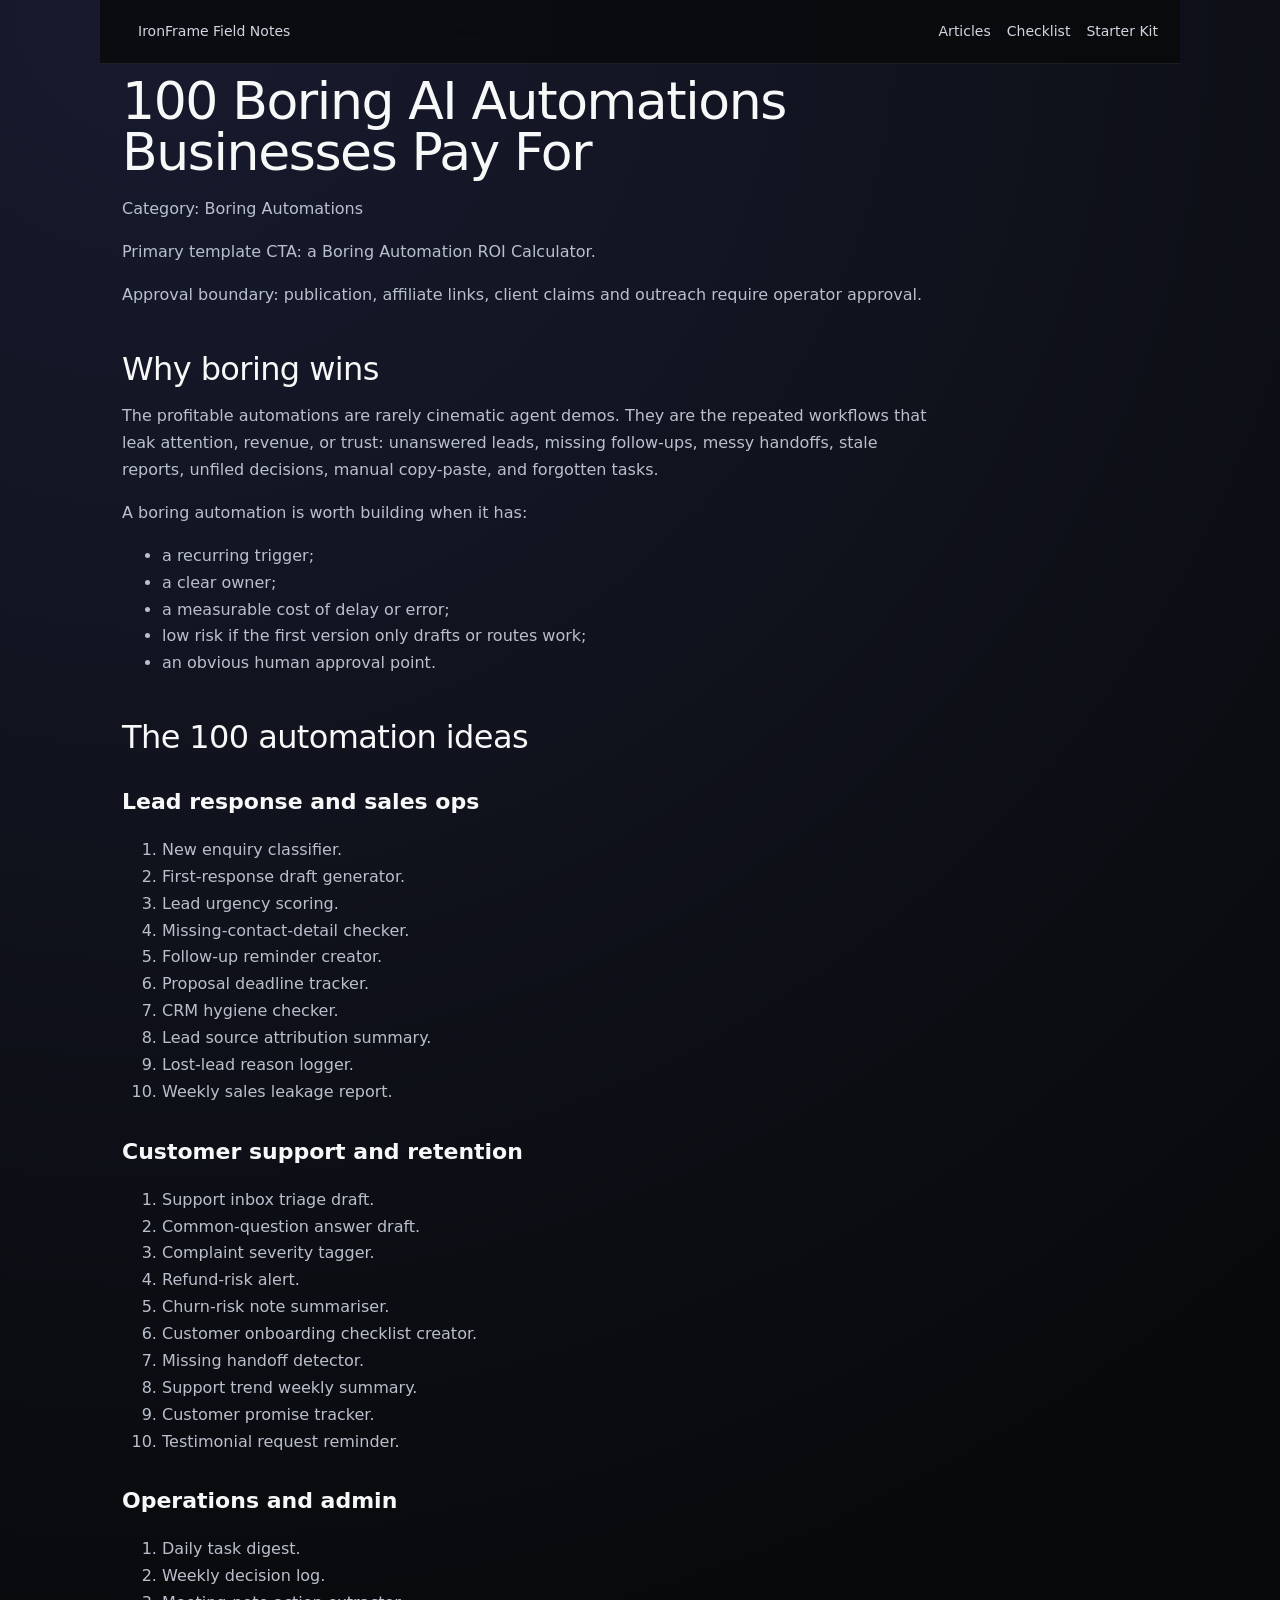
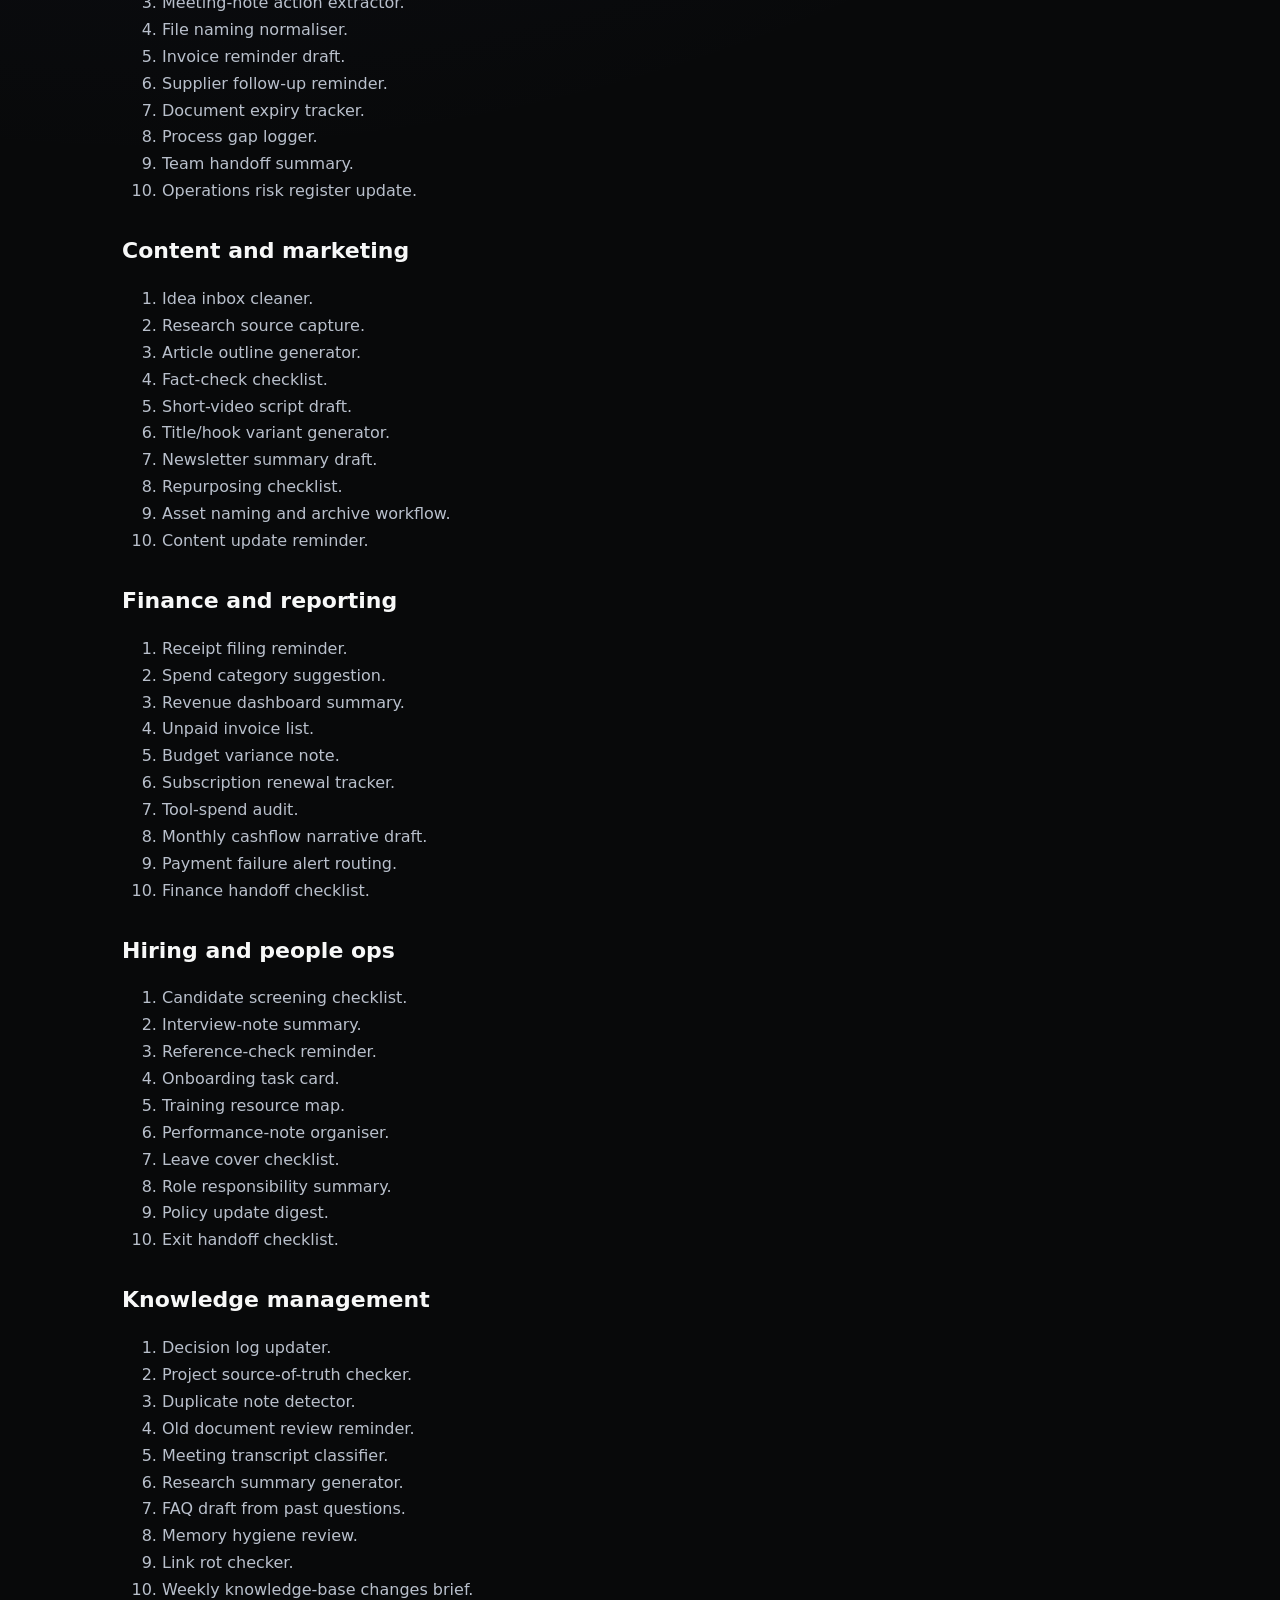
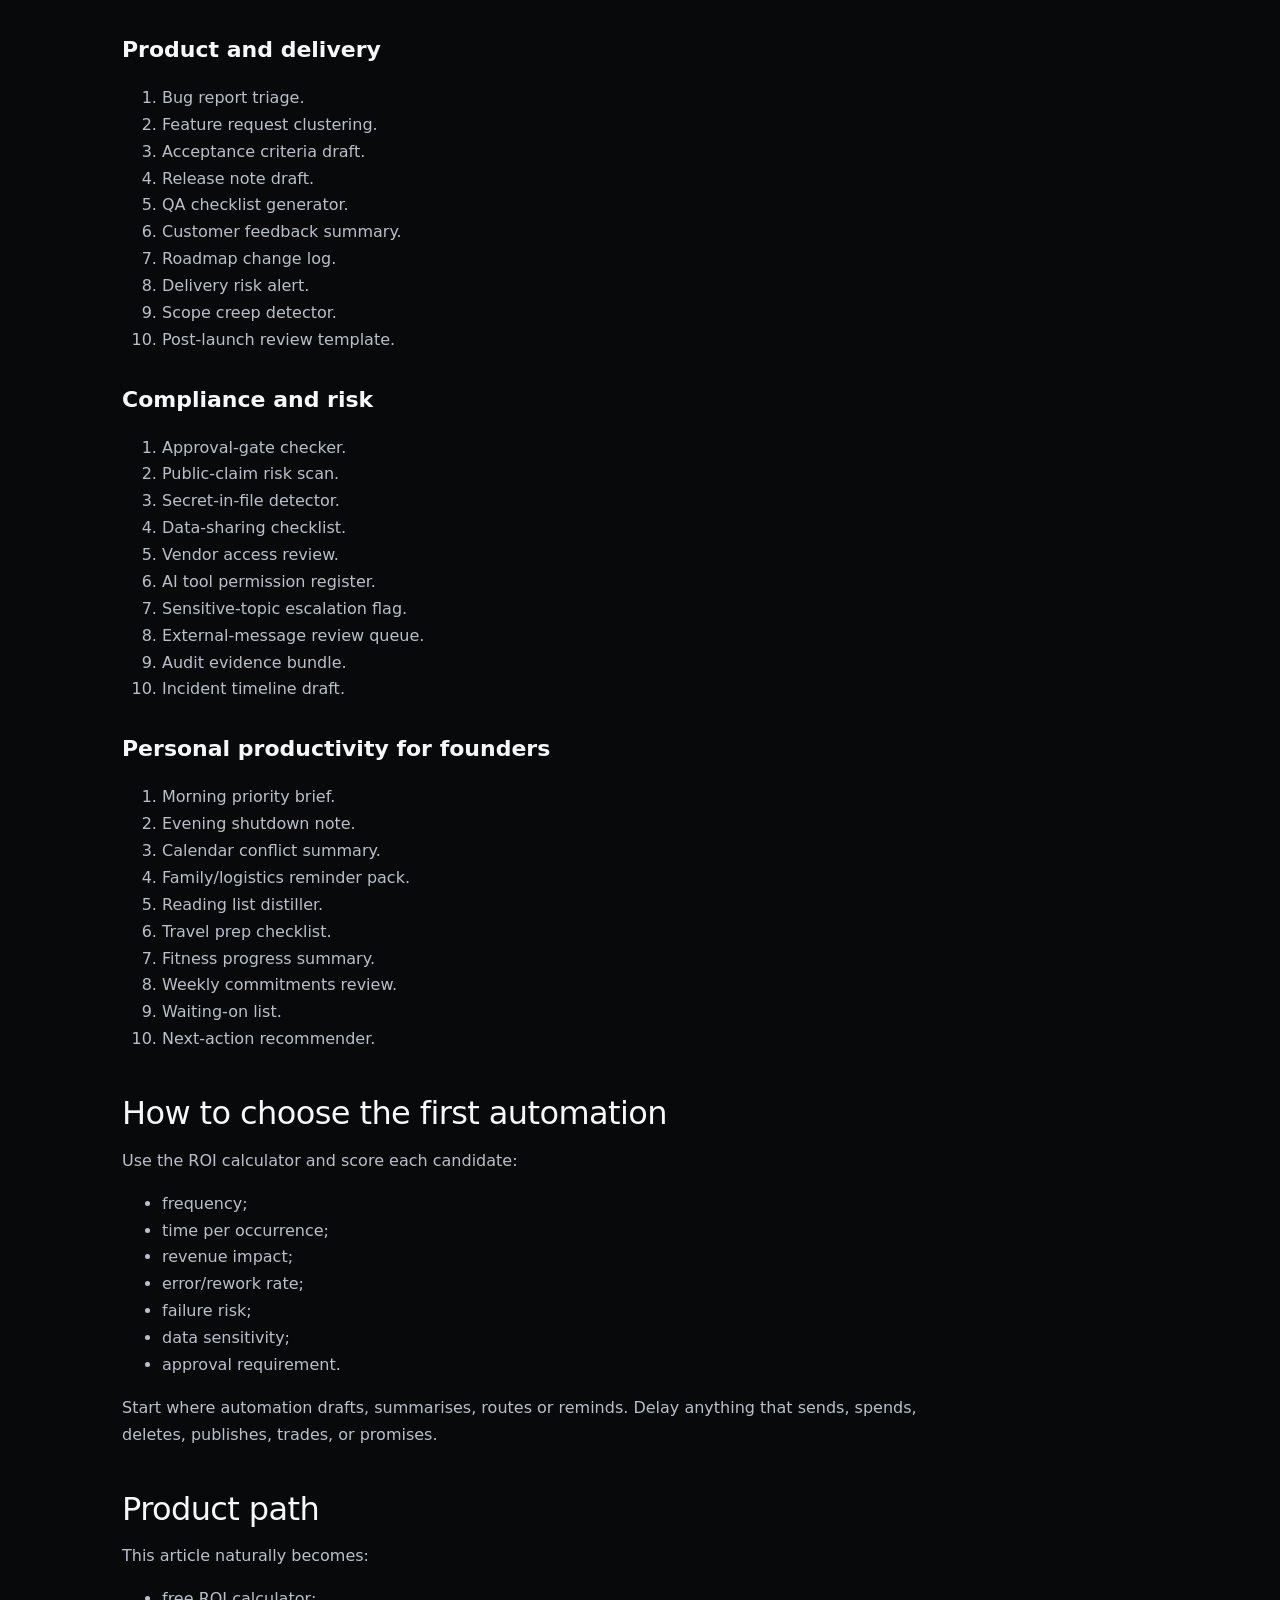
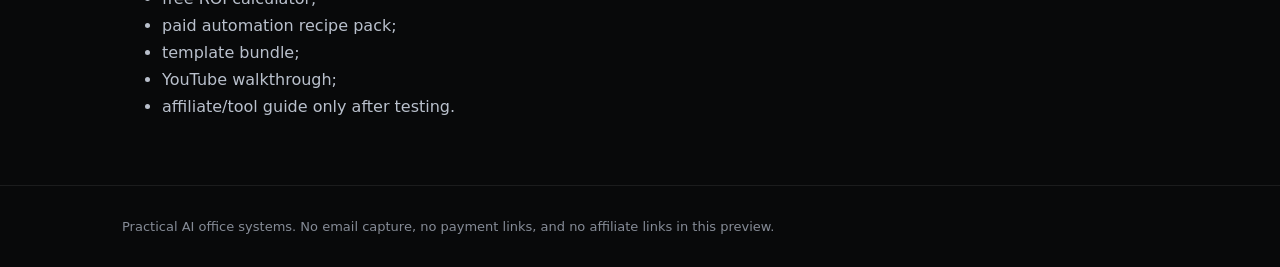
<file: articles/100-boring-ai-automations.html>
<!DOCTYPE html><html lang="en"><head><meta charset="UTF-8"><meta name="viewport" content="width=device-width, initial-scale=1.0"><meta name="robots" content="noindex,nofollow,noarchive"><title>100 Boring AI Automations Businesses Pay For — IronFrame Field Notes</title><meta name="description" content="A practical library of operational automations where real ROI hides."><style>
:root{--bg:#08090a;--panel:#101113;--surface:rgba(255,255,255,.028);--line:rgba(255,255,255,.08);--text:#f7f8f8;--muted:#b9c0cc;--dim:#858b96;--brand:#5e6ad2;--brand2:#7170ff;--green:#10b981;--amber:#f59e0b;--red:#ef4444}*{box-sizing:border-box}body{margin:0;background:radial-gradient(circle at 12% 0%,rgba(94,106,210,.18),transparent 34%),var(--bg);color:var(--text);font-family:Inter,system-ui,sans-serif;line-height:1.68;font-feature-settings:'cv01','ss03'}a{color:inherit}.wrap{max-width:1080px;margin:0 auto;padding:0 22px}.nav{height:64px;display:flex;align-items:center;justify-content:space-between;border-bottom:1px solid var(--line);position:sticky;top:0;background:rgba(8,9,10,.78);backdrop-filter:blur(16px);z-index:3}.nav a{text-decoration:none;color:#d0d6e0;font-size:14px;font-weight:510;margin-left:16px}.brand{font-weight:590;color:var(--text)}.hero{padding:76px 0 44px}h1{font-size:clamp(40px,7vw,74px);line-height:.98;letter-spacing:-1.4px;margin:12px 0 18px;font-weight:510}h2{font-size:32px;line-height:1.15;letter-spacing:-.6px;margin:42px 0 14px;font-weight:510}h3{font-size:22px;margin:28px 0 8px}p,li{color:var(--muted)}.sub{font-size:19px;max-width:760px;color:var(--muted)}.pill{display:inline-block;border:1px solid var(--line);border-radius:999px;padding:6px 10px;color:var(--muted);font-size:12px}.grid{display:grid;grid-template-columns:repeat(3,1fr);gap:16px;margin:22px 0}.card{background:var(--surface);border:1px solid var(--line);border-radius:16px;padding:20px}.card h3{margin-top:0}.cta{display:inline-block;margin-top:18px;text-decoration:none;background:var(--brand);padding:11px 15px;border-radius:8px;color:white;font-weight:510}.ghost{display:inline-block;margin-top:18px;margin-left:8px;text-decoration:none;background:rgba(255,255,255,.03);border:1px solid var(--line);padding:10px 14px;border-radius:8px;color:#d0d6e0}.row{display:block;border:1px solid var(--line);border-radius:14px;padding:16px;text-decoration:none;background:rgba(255,255,255,.02);margin:10px 0}.mono,code{font-family:'JetBrains Mono',ui-monospace,monospace}code{background:rgba(255,255,255,.055);padding:2px 5px;border-radius:5px;color:#e7e9ee}pre{background:#0f1011;border:1px solid var(--line);border-radius:14px;padding:16px;overflow:auto}article{max-width:820px}article h1{font-size:52px}.notice{border:1px solid rgba(94,106,210,.4);background:rgba(94,106,210,.1);padding:16px;border-radius:14px;color:#d0d6e0}.footer{border-top:1px solid var(--line);margin-top:64px;padding:30px 0;color:var(--dim);font-size:13px}@media(max-width:820px){.grid{grid-template-columns:1fr}.nav{position:static;height:auto;padding:16px 0;align-items:flex-start}.nav div:last-child{display:flex;flex-wrap:wrap;gap:8px}.nav a{margin:0}h1{font-size:40px}article h1{font-size:38px}}
</style></head><body><header class="wrap nav"><a class="brand" href="../index.html">IronFrame Field Notes</a><div><a href="../articles/build-ai-office-on-mac-mini.html">Articles</a><a href="../templates/approval-gate-checklist.html">Checklist</a><a href="../products/ai-agent-approval-gates-starter-kit/">Starter Kit</a></div></header><main class="wrap"><article><h1>100 Boring AI Automations Businesses Pay For</h1>
<p>Category: Boring Automations</p>
<p>Primary template CTA: a Boring Automation ROI Calculator.</p>
<p>Approval boundary: publication, affiliate links, client claims and outreach require operator approval.</p>
<h2>Why boring wins</h2>
<p>The profitable automations are rarely cinematic agent demos. They are the repeated workflows that leak attention, revenue, or trust: unanswered leads, missing follow-ups, messy handoffs, stale reports, unfiled decisions, manual copy-paste, and forgotten tasks.</p>
<p>A boring automation is worth building when it has:</p>
<ul>
<li>a recurring trigger;</li>
<li>a clear owner;</li>
<li>a measurable cost of delay or error;</li>
<li>low risk if the first version only drafts or routes work;</li>
<li>an obvious human approval point.</li>
</ul>
<h2>The 100 automation ideas</h2>
<h3>Lead response and sales ops</h3>
<ol>
<li>New enquiry classifier.</li>
<li>First-response draft generator.</li>
<li>Lead urgency scoring.</li>
<li>Missing-contact-detail checker.</li>
<li>Follow-up reminder creator.</li>
<li>Proposal deadline tracker.</li>
<li>CRM hygiene checker.</li>
<li>Lead source attribution summary.</li>
<li>Lost-lead reason logger.</li>
<li>Weekly sales leakage report.</li>
</ol>
<h3>Customer support and retention</h3>
<ol>
<li>Support inbox triage draft.</li>
<li>Common-question answer draft.</li>
<li>Complaint severity tagger.</li>
<li>Refund-risk alert.</li>
<li>Churn-risk note summariser.</li>
<li>Customer onboarding checklist creator.</li>
<li>Missing handoff detector.</li>
<li>Support trend weekly summary.</li>
<li>Customer promise tracker.</li>
<li>Testimonial request reminder.</li>
</ol>
<h3>Operations and admin</h3>
<ol>
<li>Daily task digest.</li>
<li>Weekly decision log.</li>
<li>Meeting-note action extractor.</li>
<li>File naming normaliser.</li>
<li>Invoice reminder draft.</li>
<li>Supplier follow-up reminder.</li>
<li>Document expiry tracker.</li>
<li>Process gap logger.</li>
<li>Team handoff summary.</li>
<li>Operations risk register update.</li>
</ol>
<h3>Content and marketing</h3>
<ol>
<li>Idea inbox cleaner.</li>
<li>Research source capture.</li>
<li>Article outline generator.</li>
<li>Fact-check checklist.</li>
<li>Short-video script draft.</li>
<li>Title/hook variant generator.</li>
<li>Newsletter summary draft.</li>
<li>Repurposing checklist.</li>
<li>Asset naming and archive workflow.</li>
<li>Content update reminder.</li>
</ol>
<h3>Finance and reporting</h3>
<ol>
<li>Receipt filing reminder.</li>
<li>Spend category suggestion.</li>
<li>Revenue dashboard summary.</li>
<li>Unpaid invoice list.</li>
<li>Budget variance note.</li>
<li>Subscription renewal tracker.</li>
<li>Tool-spend audit.</li>
<li>Monthly cashflow narrative draft.</li>
<li>Payment failure alert routing.</li>
<li>Finance handoff checklist.</li>
</ol>
<h3>Hiring and people ops</h3>
<ol>
<li>Candidate screening checklist.</li>
<li>Interview-note summary.</li>
<li>Reference-check reminder.</li>
<li>Onboarding task card.</li>
<li>Training resource map.</li>
<li>Performance-note organiser.</li>
<li>Leave cover checklist.</li>
<li>Role responsibility summary.</li>
<li>Policy update digest.</li>
<li>Exit handoff checklist.</li>
</ol>
<h3>Knowledge management</h3>
<ol>
<li>Decision log updater.</li>
<li>Project source-of-truth checker.</li>
<li>Duplicate note detector.</li>
<li>Old document review reminder.</li>
<li>Meeting transcript classifier.</li>
<li>Research summary generator.</li>
<li>FAQ draft from past questions.</li>
<li>Memory hygiene review.</li>
<li>Link rot checker.</li>
<li>Weekly knowledge-base changes brief.</li>
</ol>
<h3>Product and delivery</h3>
<ol>
<li>Bug report triage.</li>
<li>Feature request clustering.</li>
<li>Acceptance criteria draft.</li>
<li>Release note draft.</li>
<li>QA checklist generator.</li>
<li>Customer feedback summary.</li>
<li>Roadmap change log.</li>
<li>Delivery risk alert.</li>
<li>Scope creep detector.</li>
<li>Post-launch review template.</li>
</ol>
<h3>Compliance and risk</h3>
<ol>
<li>Approval-gate checker.</li>
<li>Public-claim risk scan.</li>
<li>Secret-in-file detector.</li>
<li>Data-sharing checklist.</li>
<li>Vendor access review.</li>
<li>AI tool permission register.</li>
<li>Sensitive-topic escalation flag.</li>
<li>External-message review queue.</li>
<li>Audit evidence bundle.</li>
<li>Incident timeline draft.</li>
</ol>
<h3>Personal productivity for founders</h3>
<ol>
<li>Morning priority brief.</li>
<li>Evening shutdown note.</li>
<li>Calendar conflict summary.</li>
<li>Family/logistics reminder pack.</li>
<li>Reading list distiller.</li>
<li>Travel prep checklist.</li>
<li>Fitness progress summary.</li>
<li>Weekly commitments review.</li>
<li>Waiting-on list.</li>
<li>Next-action recommender.</li>
</ol>
<h2>How to choose the first automation</h2>
<p>Use the ROI calculator and score each candidate:</p>
<ul>
<li>frequency;</li>
<li>time per occurrence;</li>
<li>revenue impact;</li>
<li>error/rework rate;</li>
<li>failure risk;</li>
<li>data sensitivity;</li>
<li>approval requirement.</li>
</ul>
<p>Start where automation drafts, summarises, routes or reminds. Delay anything that sends, spends, deletes, publishes, trades, or promises.</p>
<h2>Product path</h2>
<p>This article naturally becomes:</p>
<ul>
<li>free ROI calculator;</li>
<li>paid automation recipe pack;</li>
<li>template bundle;</li>
<li>YouTube walkthrough;</li>
<li>affiliate/tool guide only after testing.</li>
</ul></article></main><footer class="footer"><div class="wrap">Practical AI office systems. No email capture, no payment links, and no affiliate links in this preview.</div></footer></body></html>
</file>
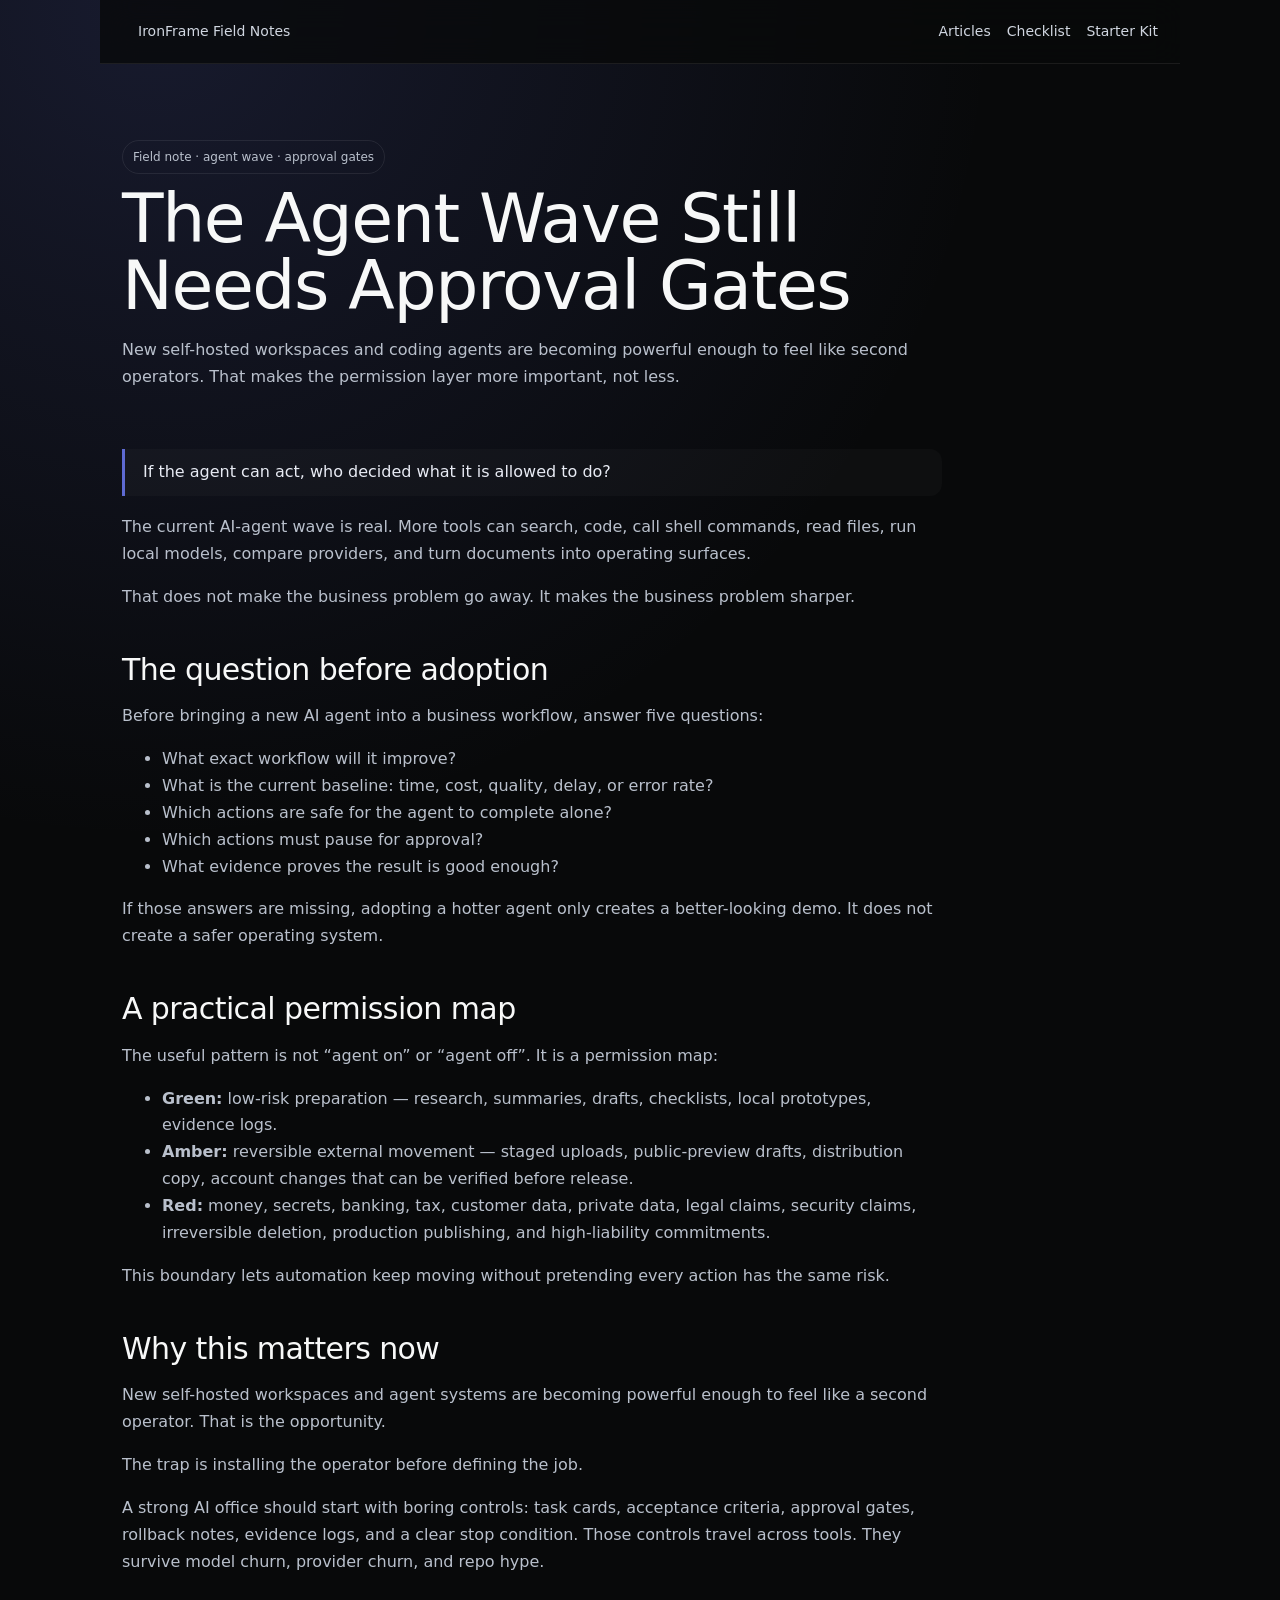
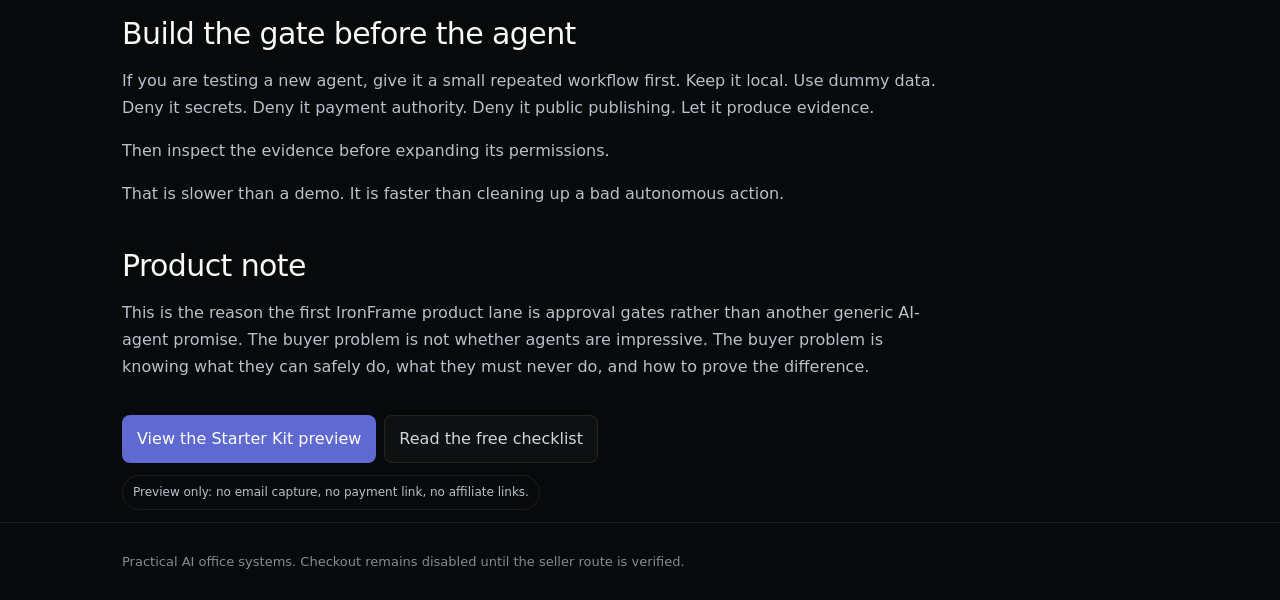
<file: articles/agent-wave-still-needs-approval-gates.html>
<!DOCTYPE html><html lang="en"><head><meta charset="UTF-8"><meta name="viewport" content="width=device-width, initial-scale=1.0"><meta name="robots" content="noindex,nofollow,noarchive"><title>The Agent Wave Still Needs Approval Gates — IronFrame Field Notes</title><meta name="description" content="New AI agents and self-hosted workspaces are powerful, but businesses still need permission maps, approval gates, and evidence before handing them authority."><style>:root{--bg:#08090a;--panel:#101113;--surface:rgba(255,255,255,.028);--line:rgba(255,255,255,.08);--text:#f7f8f8;--muted:#b9c0cc;--dim:#858b96;--brand:#5e6ad2;--brand2:#7170ff;--green:#10b981;--amber:#f59e0b;--red:#ef4444}*{box-sizing:border-box}body{margin:0;background:radial-gradient(circle at 12% 0%,rgba(94,106,210,.18),transparent 34%),var(--bg);color:var(--text);font-family:Inter,system-ui,sans-serif;line-height:1.68;font-feature-settings:'cv01','ss03'}a{color:inherit}.wrap{max-width:1080px;margin:0 auto;padding:0 22px}.nav{height:64px;display:flex;align-items:center;justify-content:space-between;border-bottom:1px solid var(--line);position:sticky;top:0;background:rgba(8,9,10,.78);backdrop-filter:blur(16px);z-index:3}.nav a{text-decoration:none;color:#d0d6e0;font-size:14px;font-weight:510;margin-left:16px}.brand{font-weight:590;color:var(--text)}main{padding-bottom:64px}article{max-width:820px}.hero{padding:76px 0 24px}h1{font-size:clamp(38px,6vw,68px);line-height:.98;letter-spacing:-1.4px;margin:12px 0 18px;font-weight:510}h2{font-size:30px;line-height:1.15;letter-spacing:-.6px;margin:42px 0 14px;font-weight:510}p,li{color:var(--muted)}.pill{display:inline-block;border:1px solid var(--line);border-radius:999px;padding:6px 10px;color:var(--muted);font-size:12px}blockquote{border-left:3px solid var(--brand);margin:18px 0;padding:10px 18px;background:rgba(255,255,255,.025);color:#e8ebf4;border-radius:0 12px 12px 0}.cta{display:inline-block;margin-top:18px;text-decoration:none;background:var(--brand);padding:11px 15px;border-radius:8px;color:white;font-weight:510}.ghost{display:inline-block;margin-top:18px;margin-left:8px;text-decoration:none;background:rgba(255,255,255,.03);border:1px solid var(--line);padding:10px 14px;border-radius:8px;color:#d0d6e0}.footer{border-top:1px solid var(--line);padding:28px 0;color:var(--dim);font-size:13px}code{font-family:ui-monospace,SFMono-Regular,Menlo,monospace;color:#d7dcff}</style></head><body><header class="wrap nav"><a class="brand" href="../index.html">IronFrame Field Notes</a><div><a href="build-ai-office-on-mac-mini.html">Articles</a><a href="../templates/approval-gate-checklist.html">Checklist</a><a href="../products/ai-agent-approval-gates-starter-kit/">Starter Kit</a></div></header><main class="wrap"><article><section class="hero"><span class="pill">Field note · agent wave · approval gates</span><h1>The Agent Wave Still Needs Approval Gates</h1><p>New self-hosted workspaces and coding agents are becoming powerful enough to feel like second operators. That makes the permission layer more important, not less.</p></section><blockquote>If the agent can act, who decided what it is allowed to do?</blockquote><p>The current AI-agent wave is real. More tools can search, code, call shell commands, read files, run local models, compare providers, and turn documents into operating surfaces.</p><p>That does not make the business problem go away. It makes the business problem sharper.</p><h2>The question before adoption</h2><p>Before bringing a new AI agent into a business workflow, answer five questions:</p><ul><li>What exact workflow will it improve?</li><li>What is the current baseline: time, cost, quality, delay, or error rate?</li><li>Which actions are safe for the agent to complete alone?</li><li>Which actions must pause for approval?</li><li>What evidence proves the result is good enough?</li></ul><p>If those answers are missing, adopting a hotter agent only creates a better-looking demo. It does not create a safer operating system.</p><h2>A practical permission map</h2><p>The useful pattern is not “agent on” or “agent off”. It is a permission map:</p><ul><li><strong>Green:</strong> low-risk preparation — research, summaries, drafts, checklists, local prototypes, evidence logs.</li><li><strong>Amber:</strong> reversible external movement — staged uploads, public-preview drafts, distribution copy, account changes that can be verified before release.</li><li><strong>Red:</strong> money, secrets, banking, tax, customer data, private data, legal claims, security claims, irreversible deletion, production publishing, and high-liability commitments.</li></ul><p>This boundary lets automation keep moving without pretending every action has the same risk.</p><h2>Why this matters now</h2><p>New self-hosted workspaces and agent systems are becoming powerful enough to feel like a second operator. That is the opportunity.</p><p>The trap is installing the operator before defining the job.</p><p>A strong AI office should start with boring controls: task cards, acceptance criteria, approval gates, rollback notes, evidence logs, and a clear stop condition. Those controls travel across tools. They survive model churn, provider churn, and repo hype.</p><h2>Build the gate before the agent</h2><p>If you are testing a new agent, give it a small repeated workflow first. Keep it local. Use dummy data. Deny it secrets. Deny it payment authority. Deny it public publishing. Let it produce evidence.</p><p>Then inspect the evidence before expanding its permissions.</p><p>That is slower than a demo. It is faster than cleaning up a bad autonomous action.</p><h2>Product note</h2><p>This is the reason the first IronFrame product lane is approval gates rather than another generic AI-agent promise. The buyer problem is not whether agents are impressive. The buyer problem is knowing what they can safely do, what they must never do, and how to prove the difference.</p><a class="cta" href="../products/ai-agent-approval-gates-starter-kit/">View the Starter Kit preview</a><a class="ghost" href="../templates/approval-gate-checklist.html">Read the free checklist</a><p class="pill">Preview only: no email capture, no payment link, no affiliate links.</p></article></main><footer class="footer"><div class="wrap">Practical AI office systems. Checkout remains disabled until the seller route is verified.</div></footer></body></html>
</file>
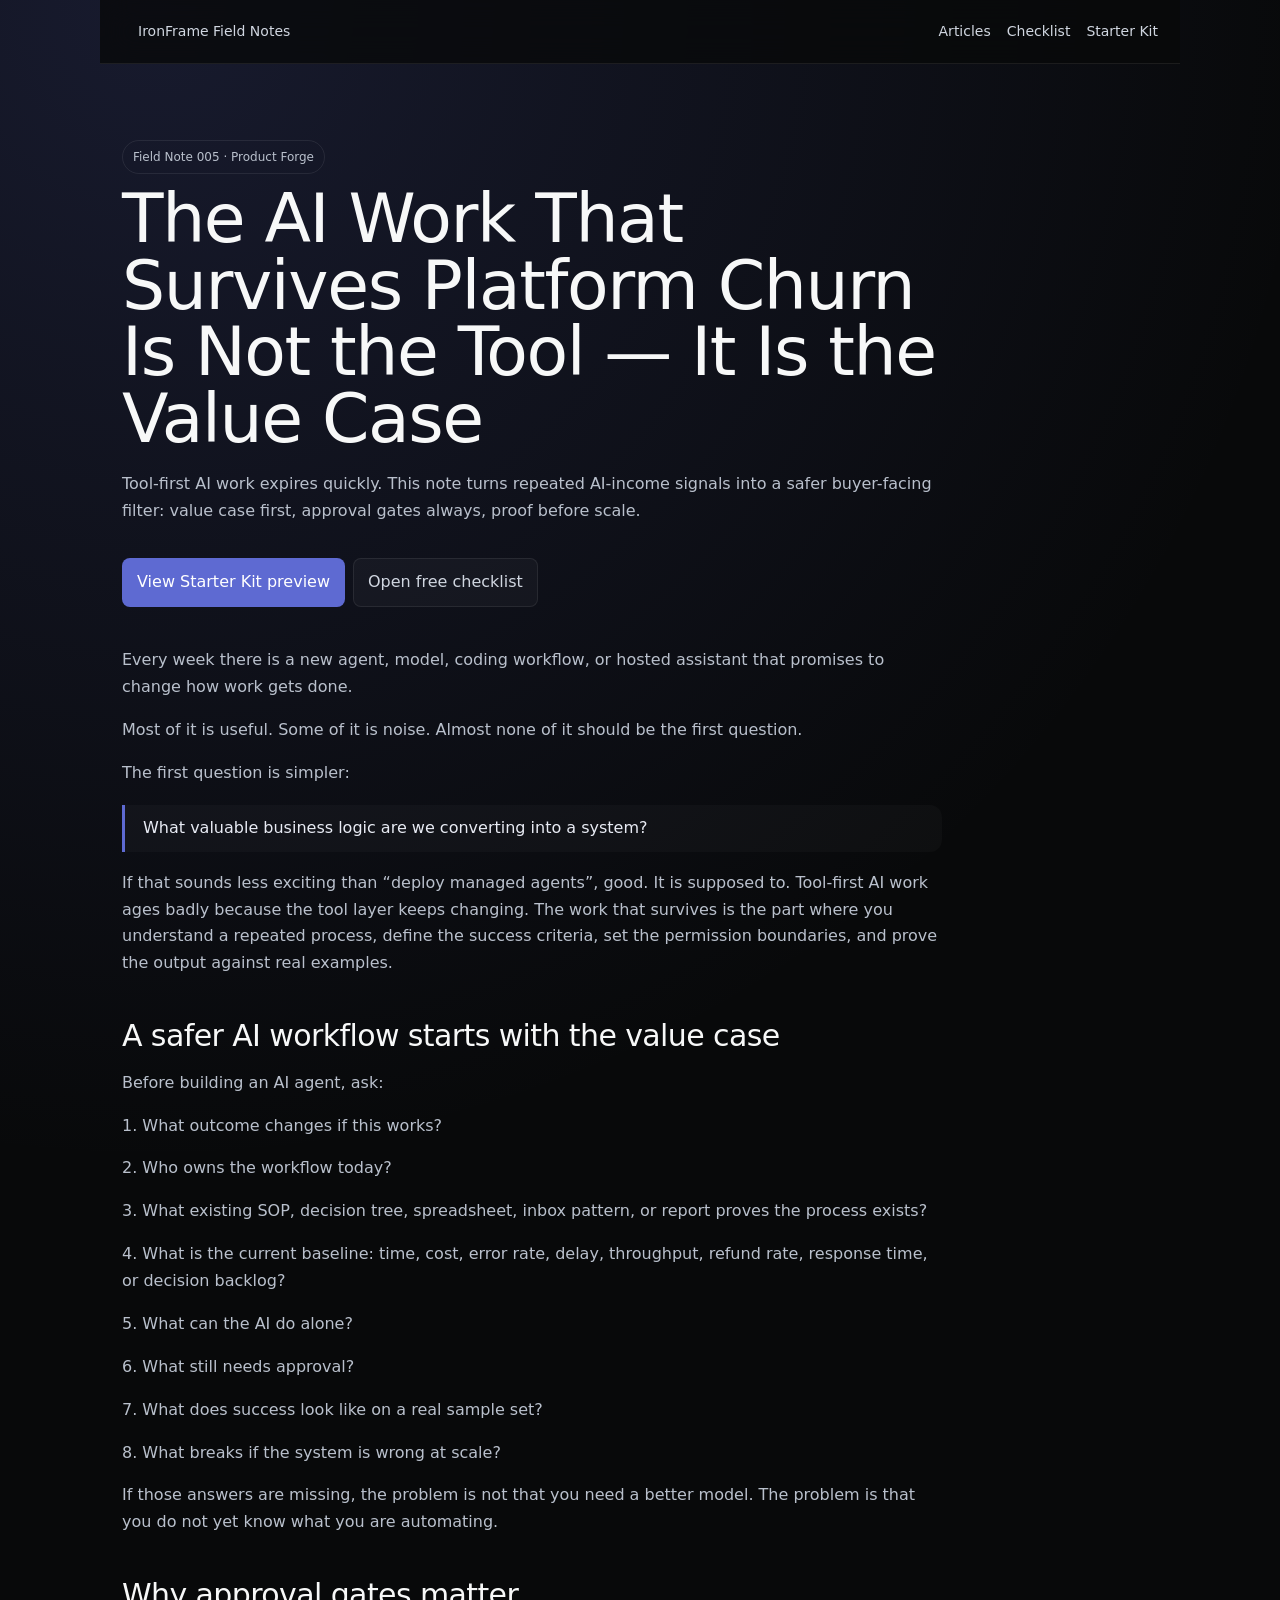
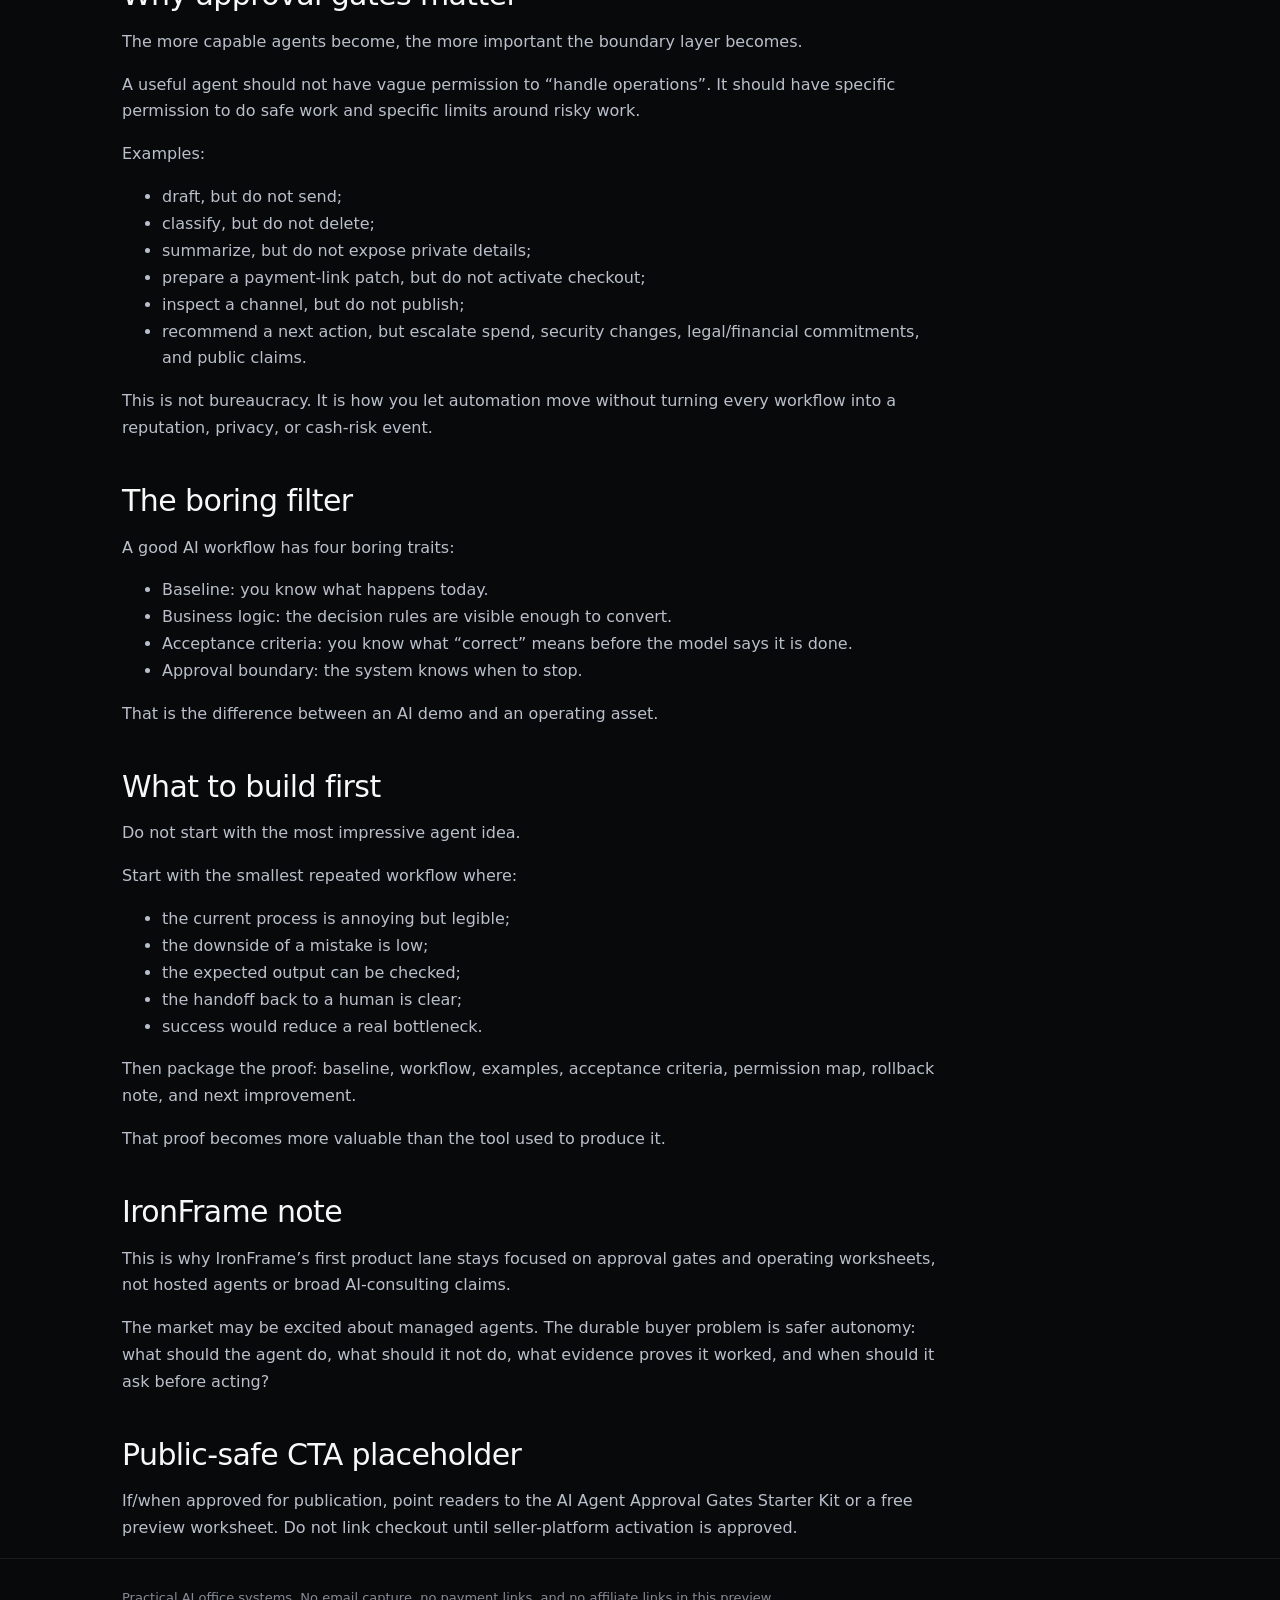
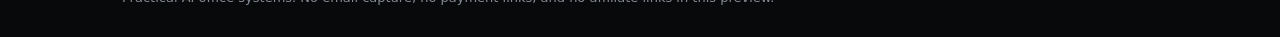
<file: articles/ai-work-that-survives-platform-churn.html>
<!DOCTYPE html><html lang="en"><head><meta charset="UTF-8"><meta name="viewport" content="width=device-width, initial-scale=1.0"><meta name="robots" content="noindex,nofollow,noarchive"><title>The AI Work That Survives Platform Churn Is Not the Tool — It Is the Value Case — IronFrame Field Notes</title><meta name="description" content="A field note on why durable AI work starts with value cases, acceptance criteria, and approval gates rather than tool-first agent sprawl."><style>:root{--bg:#08090a;--panel:#101113;--surface:rgba(255,255,255,.028);--line:rgba(255,255,255,.08);--text:#f7f8f8;--muted:#b9c0cc;--dim:#858b96;--brand:#5e6ad2;--brand2:#7170ff;--green:#10b981;--amber:#f59e0b;--red:#ef4444}*{box-sizing:border-box}body{margin:0;background:radial-gradient(circle at 12% 0%,rgba(94,106,210,.18),transparent 34%),var(--bg);color:var(--text);font-family:Inter,system-ui,sans-serif;line-height:1.68;font-feature-settings:'cv01','ss03'}a{color:inherit}.wrap{max-width:1080px;margin:0 auto;padding:0 22px}.nav{height:64px;display:flex;align-items:center;justify-content:space-between;border-bottom:1px solid var(--line);position:sticky;top:0;background:rgba(8,9,10,.78);backdrop-filter:blur(16px);z-index:3}.nav a{text-decoration:none;color:#d0d6e0;font-size:14px;font-weight:510;margin-left:16px}.brand{font-weight:590;color:var(--text)}main{padding-bottom:64px}article{max-width:820px}.hero{padding:76px 0 24px}h1{font-size:clamp(38px,6vw,68px);line-height:.98;letter-spacing:-1.4px;margin:12px 0 18px;font-weight:510}h2{font-size:30px;line-height:1.15;letter-spacing:-.6px;margin:42px 0 14px;font-weight:510}p,li{color:var(--muted)}.pill{display:inline-block;border:1px solid var(--line);border-radius:999px;padding:6px 10px;color:var(--muted);font-size:12px}blockquote{border-left:3px solid var(--brand);margin:18px 0;padding:10px 18px;background:rgba(255,255,255,.025);color:#e8ebf4;border-radius:0 12px 12px 0}.cta{display:inline-block;margin-top:18px;text-decoration:none;background:var(--brand);padding:11px 15px;border-radius:8px;color:white;font-weight:510}.ghost{display:inline-block;margin-top:18px;margin-left:8px;text-decoration:none;background:rgba(255,255,255,.03);border:1px solid var(--line);padding:10px 14px;border-radius:8px;color:#d0d6e0}.footer{border-top:1px solid var(--line);padding:28px 0;color:var(--dim);font-size:13px}code{font-family:ui-monospace,SFMono-Regular,Menlo,monospace;color:#d7dcff}</style></head><body><header class="wrap nav"><a class="brand" href="../index.html">IronFrame Field Notes</a><div><a href="../index.html#articles">Articles</a><a href="../templates/approval-gate-checklist.html">Checklist</a><a href="../products/ai-agent-approval-gates-starter-kit/">Starter Kit</a></div></header><main class="wrap"><article><section class="hero"><span class="pill">Field Note 005 · Product Forge</span><h1>The AI Work That Survives Platform Churn Is Not the Tool — It Is the Value Case</h1><p>Tool-first AI work expires quickly. This note turns repeated AI-income signals into a safer buyer-facing filter: value case first, approval gates always, proof before scale.</p><a class="cta" href="../products/ai-agent-approval-gates-starter-kit/">View Starter Kit preview</a><a class="ghost" href="../templates/approval-gate-checklist.html">Open free checklist</a></section><p>Every week there is a new agent, model, coding workflow, or hosted assistant that promises to change how work gets done.</p><p>Most of it is useful. Some of it is noise. Almost none of it should be the first question.</p><p>The first question is simpler:</p><blockquote>What valuable business logic are we converting into a system?</blockquote><p>If that sounds less exciting than “deploy managed agents”, good. It is supposed to. Tool-first AI work ages badly because the tool layer keeps changing. The work that survives is the part where you understand a repeated process, define the success criteria, set the permission boundaries, and prove the output against real examples.</p><h2>A safer AI workflow starts with the value case</h2><p>Before building an AI agent, ask:</p><p>1. What outcome changes if this works?</p><p>2. Who owns the workflow today?</p><p>3. What existing SOP, decision tree, spreadsheet, inbox pattern, or report proves the process exists?</p><p>4. What is the current baseline: time, cost, error rate, delay, throughput, refund rate, response time, or decision backlog?</p><p>5. What can the AI do alone?</p><p>6. What still needs approval?</p><p>7. What does success look like on a real sample set?</p><p>8. What breaks if the system is wrong at scale?</p><p>If those answers are missing, the problem is not that you need a better model. The problem is that you do not yet know what you are automating.</p><h2>Why approval gates matter</h2><p>The more capable agents become, the more important the boundary layer becomes.</p><p>A useful agent should not have vague permission to “handle operations”. It should have specific permission to do safe work and specific limits around risky work.</p><p>Examples:</p><ul><li>draft, but do not send;</li><li>classify, but do not delete;</li><li>summarize, but do not expose private details;</li><li>prepare a payment-link patch, but do not activate checkout;</li><li>inspect a channel, but do not publish;</li><li>recommend a next action, but escalate spend, security changes, legal/financial commitments, and public claims.</li></ul><p>This is not bureaucracy. It is how you let automation move without turning every workflow into a reputation, privacy, or cash-risk event.</p><h2>The boring filter</h2><p>A good AI workflow has four boring traits:</p><ul><li>Baseline: you know what happens today.</li><li>Business logic: the decision rules are visible enough to convert.</li><li>Acceptance criteria: you know what “correct” means before the model says it is done.</li><li>Approval boundary: the system knows when to stop.</li></ul><p>That is the difference between an AI demo and an operating asset.</p><h2>What to build first</h2><p>Do not start with the most impressive agent idea.</p><p>Start with the smallest repeated workflow where:</p><ul><li>the current process is annoying but legible;</li><li>the downside of a mistake is low;</li><li>the expected output can be checked;</li><li>the handoff back to a human is clear;</li><li>success would reduce a real bottleneck.</li></ul><p>Then package the proof: baseline, workflow, examples, acceptance criteria, permission map, rollback note, and next improvement.</p><p>That proof becomes more valuable than the tool used to produce it.</p><h2>IronFrame note</h2><p>This is why IronFrame’s first product lane stays focused on approval gates and operating worksheets, not hosted agents or broad AI-consulting claims.</p><p>The market may be excited about managed agents. The durable buyer problem is safer autonomy: what should the agent do, what should it not do, what evidence proves it worked, and when should it ask before acting?</p><h2>Public-safe CTA placeholder</h2><p>If/when approved for publication, point readers to the AI Agent Approval Gates Starter Kit or a free preview worksheet. Do not link checkout until seller-platform activation is approved.</p></article></main><footer class="footer"><div class="wrap">Practical AI office systems. No email capture, no payment links, and no affiliate links in this preview.</div></footer></body></html>
</file>
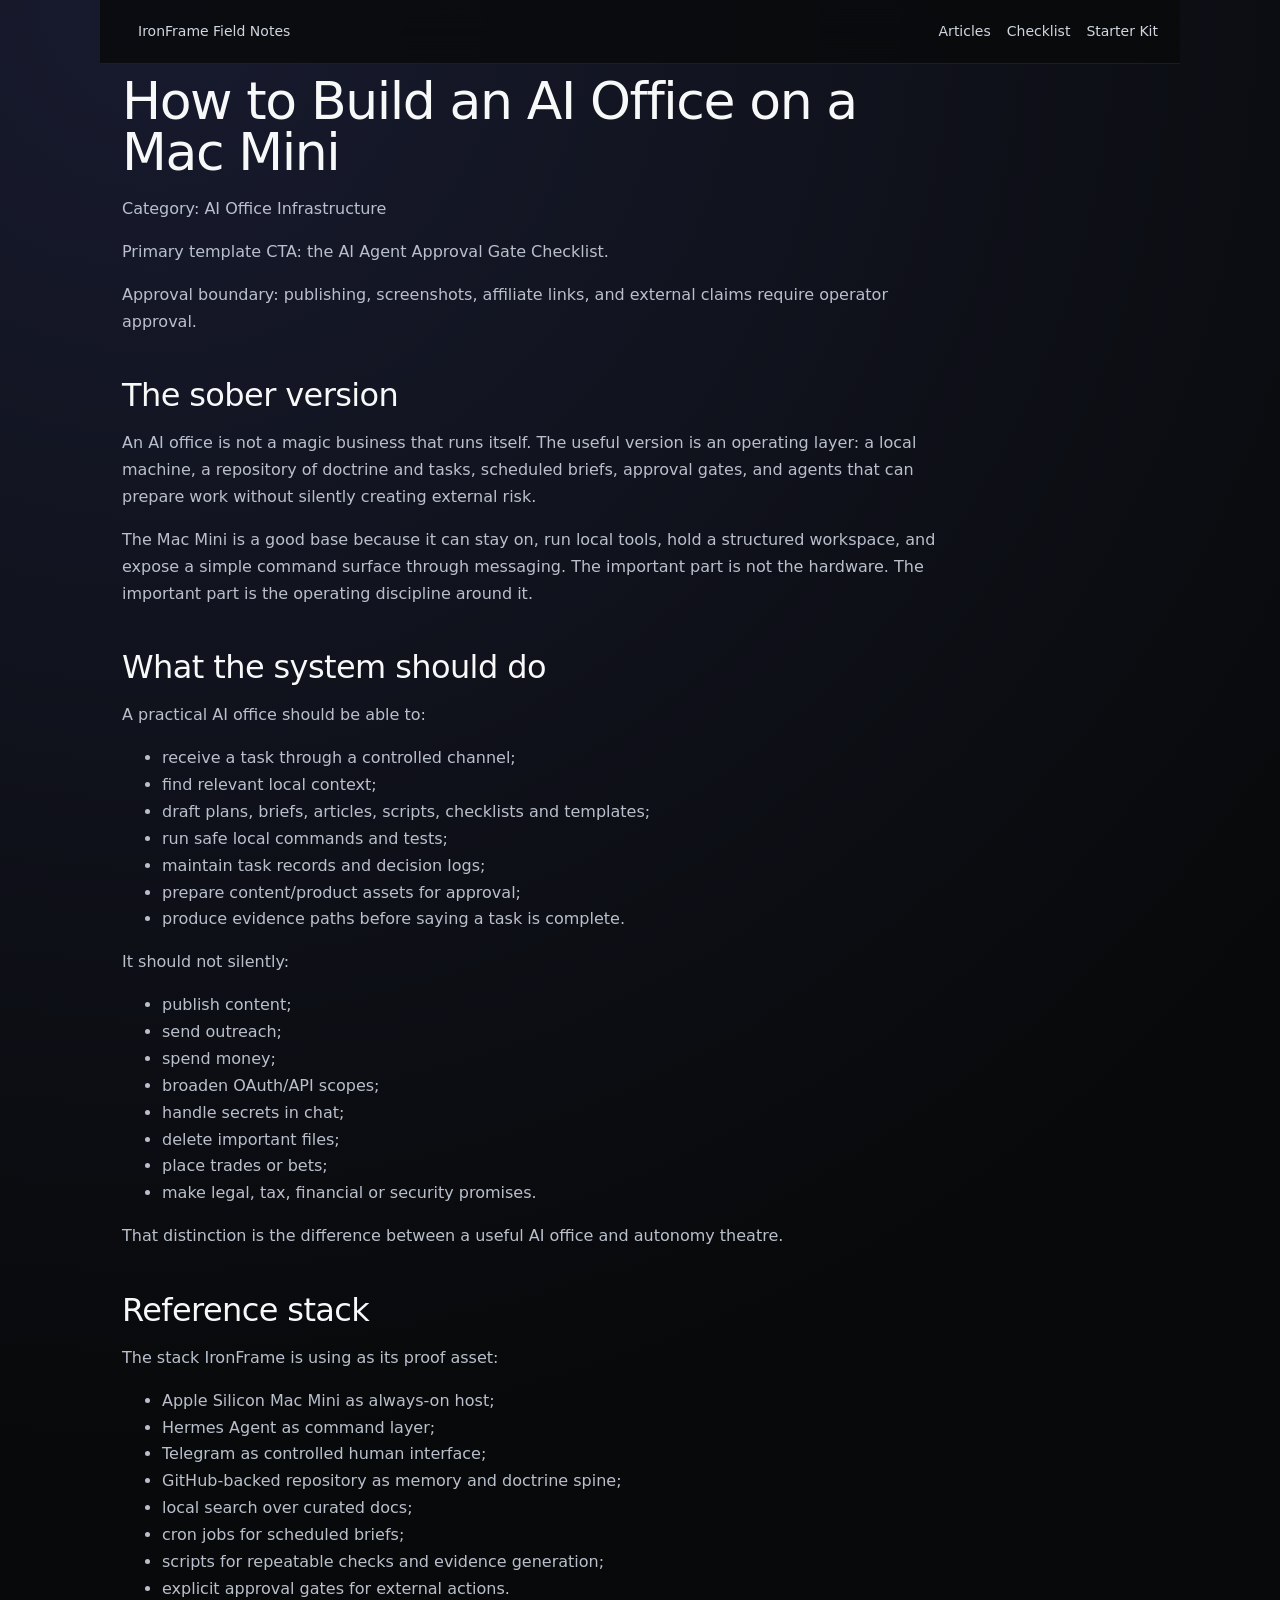
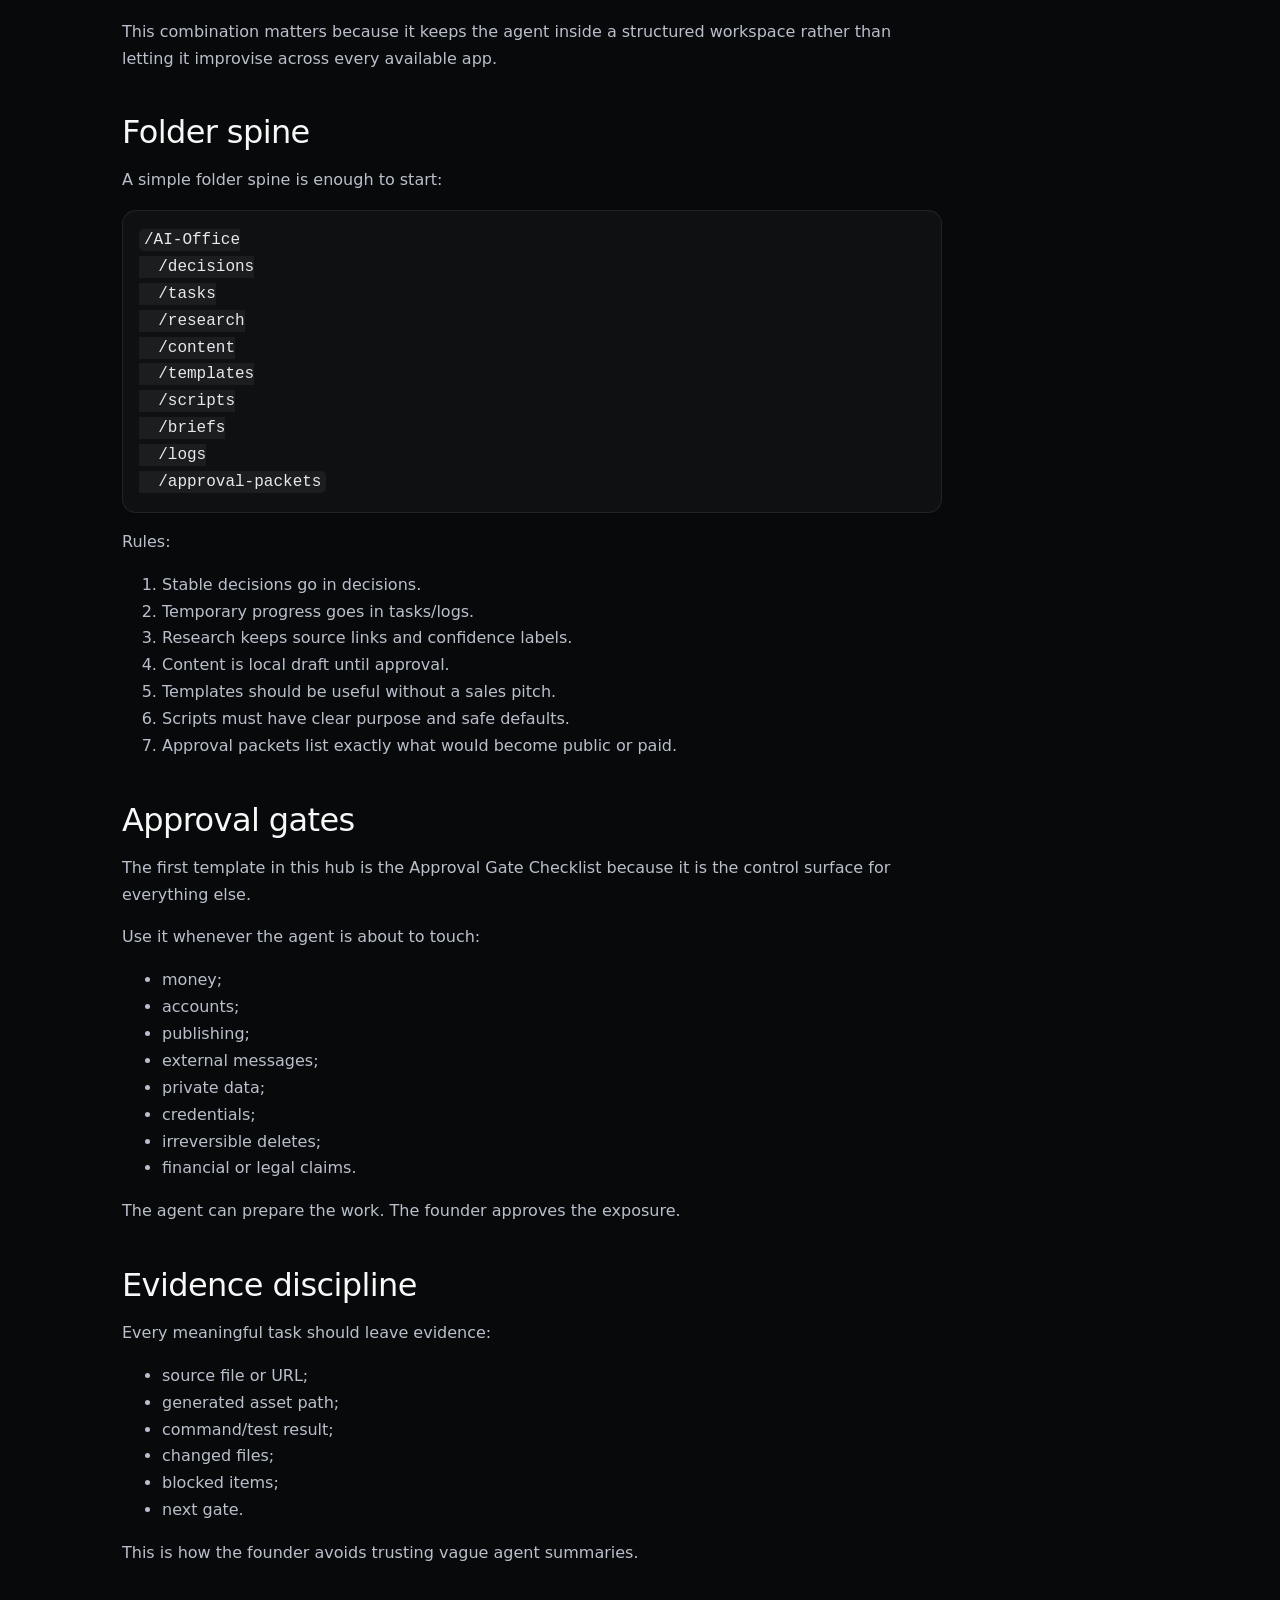
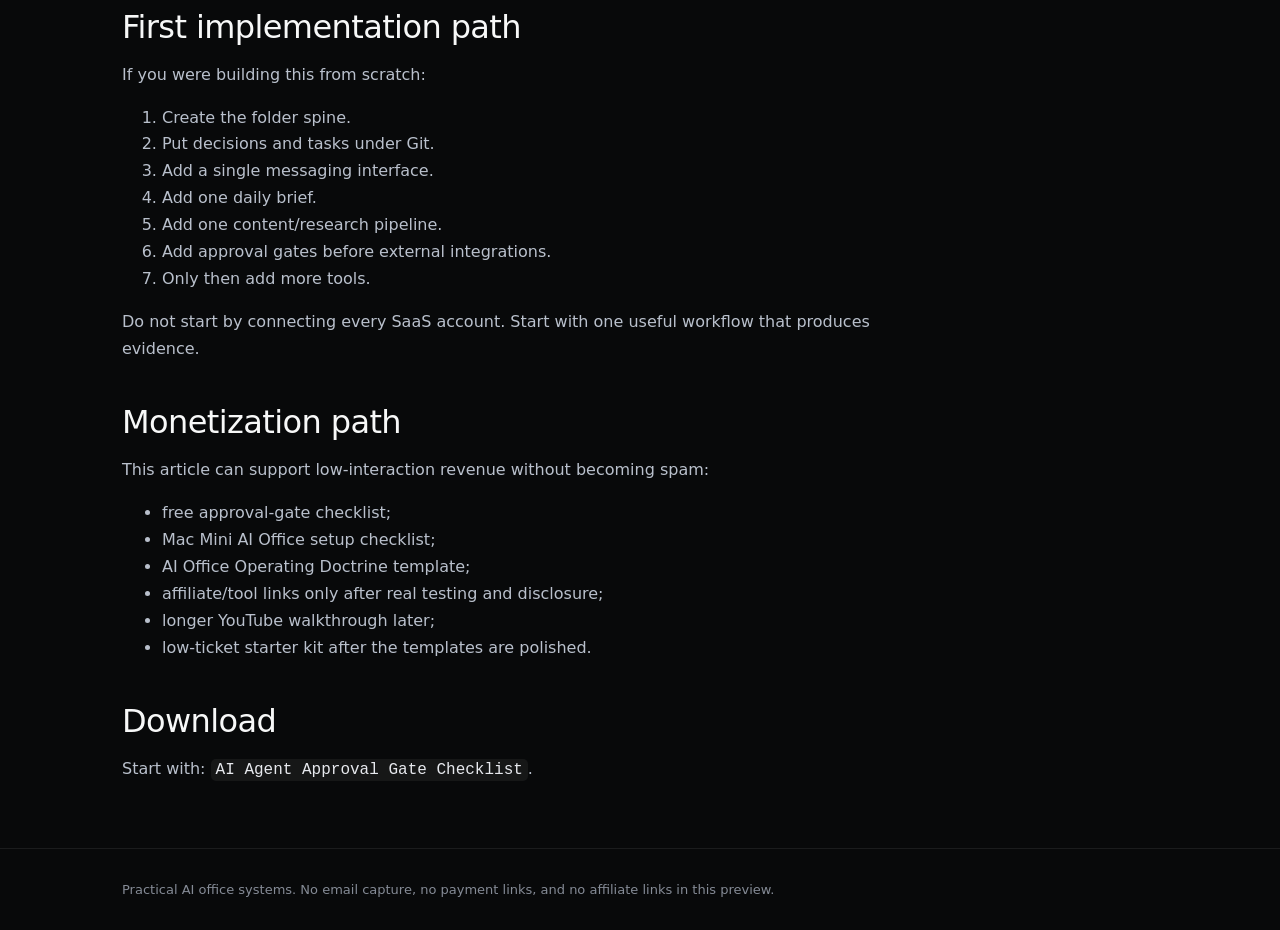
<file: articles/build-ai-office-on-mac-mini.html>
<!DOCTYPE html><html lang="en"><head><meta charset="UTF-8"><meta name="viewport" content="width=device-width, initial-scale=1.0"><meta name="robots" content="noindex,nofollow,noarchive"><title>How to Build an AI Office on a Mac Mini — IronFrame Field Notes</title><meta name="description" content="Build a local-first AI office with clear approval gates and evidence loops."><style>
:root{--bg:#08090a;--panel:#101113;--surface:rgba(255,255,255,.028);--line:rgba(255,255,255,.08);--text:#f7f8f8;--muted:#b9c0cc;--dim:#858b96;--brand:#5e6ad2;--brand2:#7170ff;--green:#10b981;--amber:#f59e0b;--red:#ef4444}*{box-sizing:border-box}body{margin:0;background:radial-gradient(circle at 12% 0%,rgba(94,106,210,.18),transparent 34%),var(--bg);color:var(--text);font-family:Inter,system-ui,sans-serif;line-height:1.68;font-feature-settings:'cv01','ss03'}a{color:inherit}.wrap{max-width:1080px;margin:0 auto;padding:0 22px}.nav{height:64px;display:flex;align-items:center;justify-content:space-between;border-bottom:1px solid var(--line);position:sticky;top:0;background:rgba(8,9,10,.78);backdrop-filter:blur(16px);z-index:3}.nav a{text-decoration:none;color:#d0d6e0;font-size:14px;font-weight:510;margin-left:16px}.brand{font-weight:590;color:var(--text)}.hero{padding:76px 0 44px}h1{font-size:clamp(40px,7vw,74px);line-height:.98;letter-spacing:-1.4px;margin:12px 0 18px;font-weight:510}h2{font-size:32px;line-height:1.15;letter-spacing:-.6px;margin:42px 0 14px;font-weight:510}h3{font-size:22px;margin:28px 0 8px}p,li{color:var(--muted)}.sub{font-size:19px;max-width:760px;color:var(--muted)}.pill{display:inline-block;border:1px solid var(--line);border-radius:999px;padding:6px 10px;color:var(--muted);font-size:12px}.grid{display:grid;grid-template-columns:repeat(3,1fr);gap:16px;margin:22px 0}.card{background:var(--surface);border:1px solid var(--line);border-radius:16px;padding:20px}.card h3{margin-top:0}.cta{display:inline-block;margin-top:18px;text-decoration:none;background:var(--brand);padding:11px 15px;border-radius:8px;color:white;font-weight:510}.ghost{display:inline-block;margin-top:18px;margin-left:8px;text-decoration:none;background:rgba(255,255,255,.03);border:1px solid var(--line);padding:10px 14px;border-radius:8px;color:#d0d6e0}.row{display:block;border:1px solid var(--line);border-radius:14px;padding:16px;text-decoration:none;background:rgba(255,255,255,.02);margin:10px 0}.mono,code{font-family:'JetBrains Mono',ui-monospace,monospace}code{background:rgba(255,255,255,.055);padding:2px 5px;border-radius:5px;color:#e7e9ee}pre{background:#0f1011;border:1px solid var(--line);border-radius:14px;padding:16px;overflow:auto}article{max-width:820px}article h1{font-size:52px}.notice{border:1px solid rgba(94,106,210,.4);background:rgba(94,106,210,.1);padding:16px;border-radius:14px;color:#d0d6e0}.footer{border-top:1px solid var(--line);margin-top:64px;padding:30px 0;color:var(--dim);font-size:13px}@media(max-width:820px){.grid{grid-template-columns:1fr}.nav{position:static;height:auto;padding:16px 0;align-items:flex-start}.nav div:last-child{display:flex;flex-wrap:wrap;gap:8px}.nav a{margin:0}h1{font-size:40px}article h1{font-size:38px}}
</style></head><body><header class="wrap nav"><a class="brand" href="../index.html">IronFrame Field Notes</a><div><a href="../articles/build-ai-office-on-mac-mini.html">Articles</a><a href="../templates/approval-gate-checklist.html">Checklist</a><a href="../products/ai-agent-approval-gates-starter-kit/">Starter Kit</a></div></header><main class="wrap"><article><h1>How to Build an AI Office on a Mac Mini</h1>
<p>Category: AI Office Infrastructure</p>
<p>Primary template CTA: the AI Agent Approval Gate Checklist.</p>
<p>Approval boundary: publishing, screenshots, affiliate links, and external claims require operator approval.</p>
<h2>The sober version</h2>
<p>An AI office is not a magic business that runs itself. The useful version is an operating layer: a local machine, a repository of doctrine and tasks, scheduled briefs, approval gates, and agents that can prepare work without silently creating external risk.</p>
<p>The Mac Mini is a good base because it can stay on, run local tools, hold a structured workspace, and expose a simple command surface through messaging. The important part is not the hardware. The important part is the operating discipline around it.</p>
<h2>What the system should do</h2>
<p>A practical AI office should be able to:</p>
<ul>
<li>receive a task through a controlled channel;</li>
<li>find relevant local context;</li>
<li>draft plans, briefs, articles, scripts, checklists and templates;</li>
<li>run safe local commands and tests;</li>
<li>maintain task records and decision logs;</li>
<li>prepare content/product assets for approval;</li>
<li>produce evidence paths before saying a task is complete.</li>
</ul>
<p>It should not silently:</p>
<ul>
<li>publish content;</li>
<li>send outreach;</li>
<li>spend money;</li>
<li>broaden OAuth/API scopes;</li>
<li>handle secrets in chat;</li>
<li>delete important files;</li>
<li>place trades or bets;</li>
<li>make legal, tax, financial or security promises.</li>
</ul>
<p>That distinction is the difference between a useful AI office and autonomy theatre.</p>
<h2>Reference stack</h2>
<p>The stack IronFrame is using as its proof asset:</p>
<ul>
<li>Apple Silicon Mac Mini as always-on host;</li>
<li>Hermes Agent as command layer;</li>
<li>Telegram as controlled human interface;</li>
<li>GitHub-backed repository as memory and doctrine spine;</li>
<li>local search over curated docs;</li>
<li>cron jobs for scheduled briefs;</li>
<li>scripts for repeatable checks and evidence generation;</li>
<li>explicit approval gates for external actions.</li>
</ul>
<p>This combination matters because it keeps the agent inside a structured workspace rather than letting it improvise across every available app.</p>
<h2>Folder spine</h2>
<p>A simple folder spine is enough to start:</p>
<pre><code>/AI-Office
  /decisions
  /tasks
  /research
  /content
  /templates
  /scripts
  /briefs
  /logs
  /approval-packets</code></pre>
<p>Rules:</p>
<ol>
<li>Stable decisions go in decisions.</li>
<li>Temporary progress goes in tasks/logs.</li>
<li>Research keeps source links and confidence labels.</li>
<li>Content is local draft until approval.</li>
<li>Templates should be useful without a sales pitch.</li>
<li>Scripts must have clear purpose and safe defaults.</li>
<li>Approval packets list exactly what would become public or paid.</li>
</ol>
<h2>Approval gates</h2>
<p>The first template in this hub is the Approval Gate Checklist because it is the control surface for everything else.</p>
<p>Use it whenever the agent is about to touch:</p>
<ul>
<li>money;</li>
<li>accounts;</li>
<li>publishing;</li>
<li>external messages;</li>
<li>private data;</li>
<li>credentials;</li>
<li>irreversible deletes;</li>
<li>financial or legal claims.</li>
</ul>
<p>The agent can prepare the work. The founder approves the exposure.</p>
<h2>Evidence discipline</h2>
<p>Every meaningful task should leave evidence:</p>
<ul>
<li>source file or URL;</li>
<li>generated asset path;</li>
<li>command/test result;</li>
<li>changed files;</li>
<li>blocked items;</li>
<li>next gate.</li>
</ul>
<p>This is how the founder avoids trusting vague agent summaries.</p>
<h2>First implementation path</h2>
<p>If you were building this from scratch:</p>
<ol>
<li>Create the folder spine.</li>
<li>Put decisions and tasks under Git.</li>
<li>Add a single messaging interface.</li>
<li>Add one daily brief.</li>
<li>Add one content/research pipeline.</li>
<li>Add approval gates before external integrations.</li>
<li>Only then add more tools.</li>
</ol>
<p>Do not start by connecting every SaaS account. Start with one useful workflow that produces evidence.</p>
<h2>Monetization path</h2>
<p>This article can support low-interaction revenue without becoming spam:</p>
<ul>
<li>free approval-gate checklist;</li>
<li>Mac Mini AI Office setup checklist;</li>
<li>AI Office Operating Doctrine template;</li>
<li>affiliate/tool links only after real testing and disclosure;</li>
<li>longer YouTube walkthrough later;</li>
<li>low-ticket starter kit after the templates are polished.</li>
</ul>
<h2>Download</h2>
<p>Start with: <code>AI Agent Approval Gate Checklist</code>.</p></article></main><footer class="footer"><div class="wrap">Practical AI office systems. No email capture, no payment links, and no affiliate links in this preview.</div></footer></body></html>
</file>
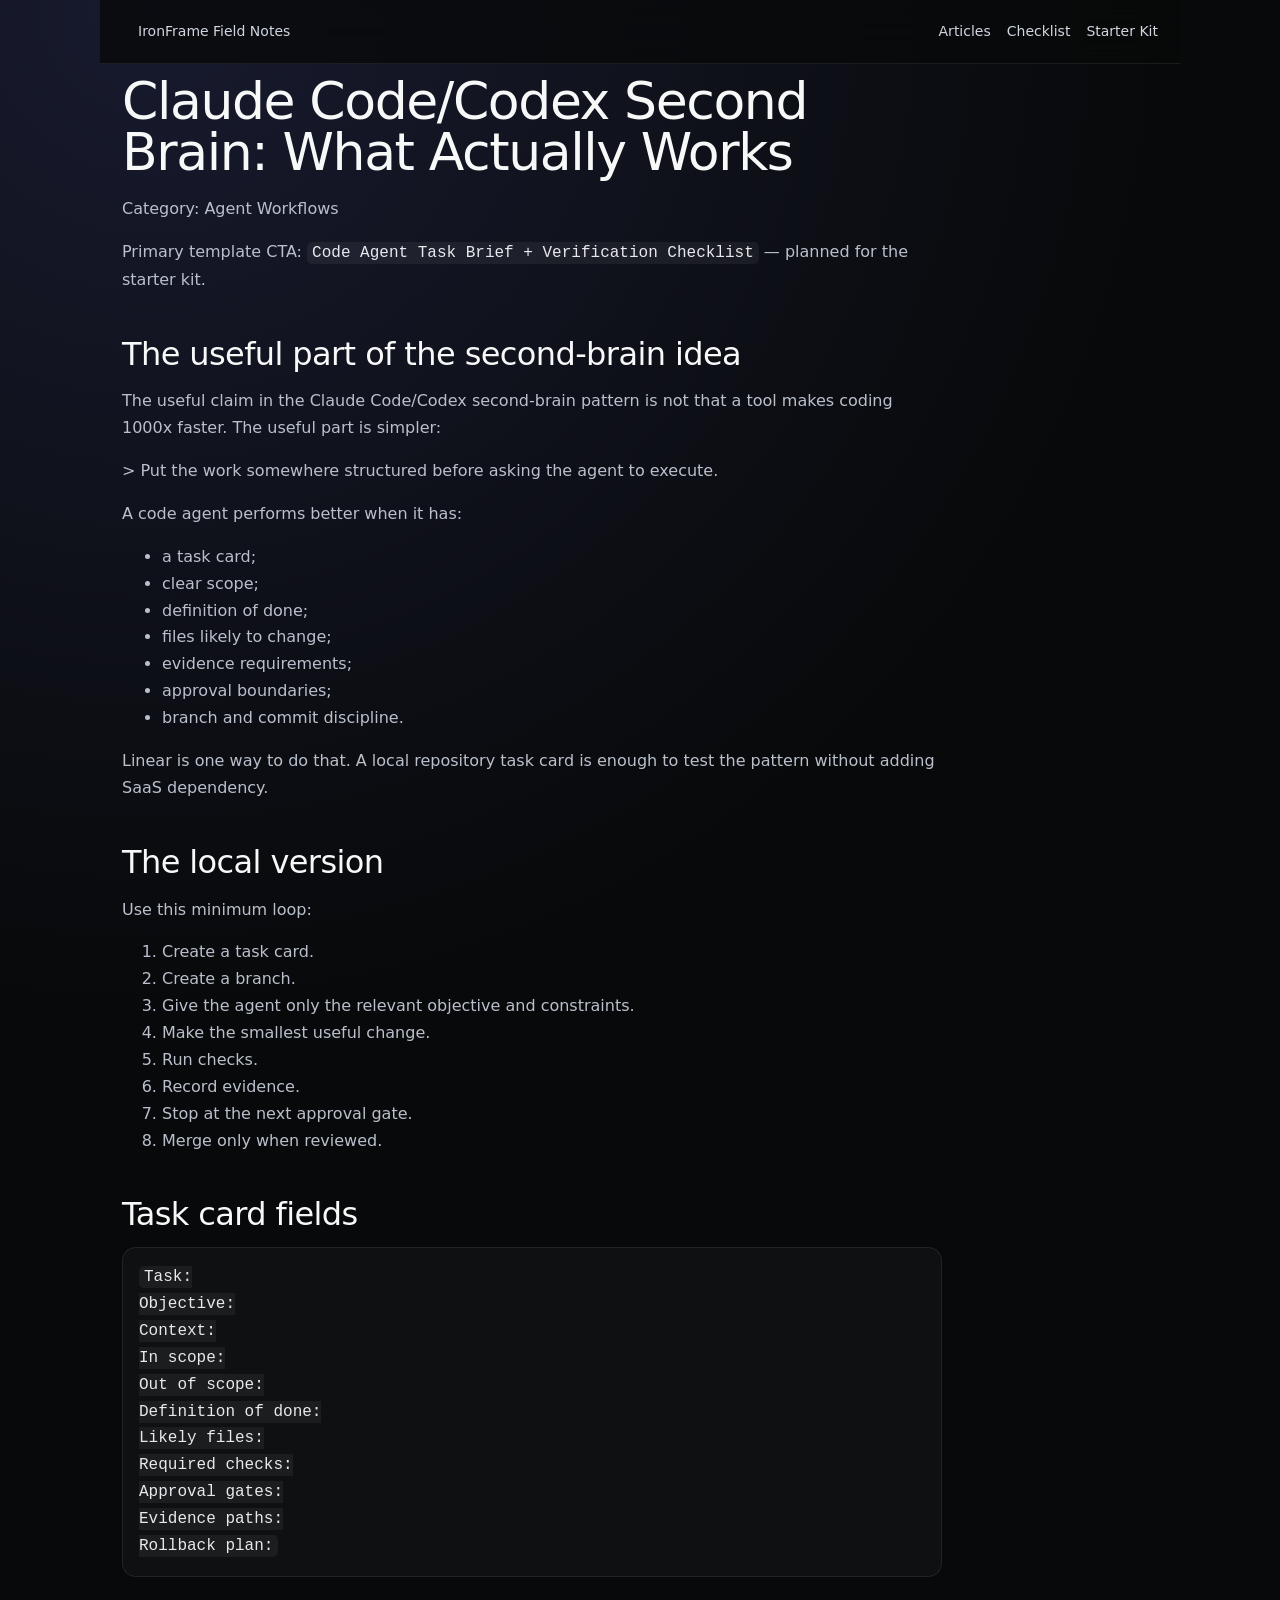
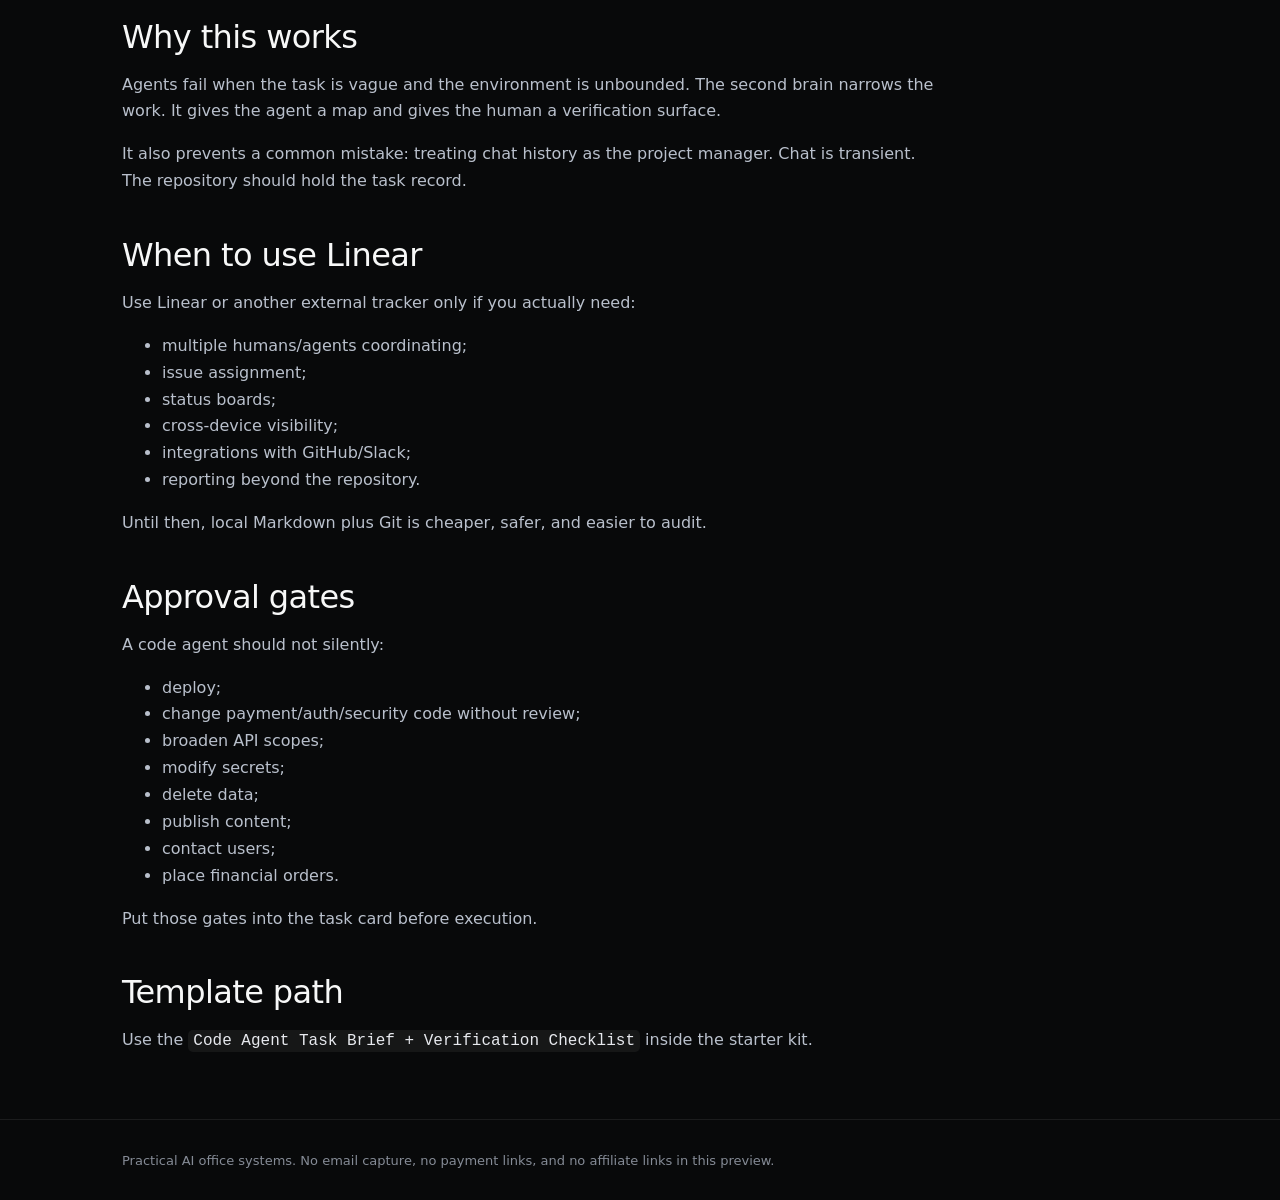
<file: articles/code-agents-second-brain.html>
<!DOCTYPE html><html lang="en"><head><meta charset="UTF-8"><meta name="viewport" content="width=device-width, initial-scale=1.0"><meta name="robots" content="noindex,nofollow,noarchive"><title>Claude Code/Codex Second Brain — IronFrame Field Notes</title><meta name="description" content="A safe task-card and evidence-loop pattern for code-agent delegation."><style>
:root{--bg:#08090a;--panel:#101113;--surface:rgba(255,255,255,.028);--line:rgba(255,255,255,.08);--text:#f7f8f8;--muted:#b9c0cc;--dim:#858b96;--brand:#5e6ad2;--brand2:#7170ff;--green:#10b981;--amber:#f59e0b;--red:#ef4444}*{box-sizing:border-box}body{margin:0;background:radial-gradient(circle at 12% 0%,rgba(94,106,210,.18),transparent 34%),var(--bg);color:var(--text);font-family:Inter,system-ui,sans-serif;line-height:1.68;font-feature-settings:'cv01','ss03'}a{color:inherit}.wrap{max-width:1080px;margin:0 auto;padding:0 22px}.nav{height:64px;display:flex;align-items:center;justify-content:space-between;border-bottom:1px solid var(--line);position:sticky;top:0;background:rgba(8,9,10,.78);backdrop-filter:blur(16px);z-index:3}.nav a{text-decoration:none;color:#d0d6e0;font-size:14px;font-weight:510;margin-left:16px}.brand{font-weight:590;color:var(--text)}.hero{padding:76px 0 44px}h1{font-size:clamp(40px,7vw,74px);line-height:.98;letter-spacing:-1.4px;margin:12px 0 18px;font-weight:510}h2{font-size:32px;line-height:1.15;letter-spacing:-.6px;margin:42px 0 14px;font-weight:510}h3{font-size:22px;margin:28px 0 8px}p,li{color:var(--muted)}.sub{font-size:19px;max-width:760px;color:var(--muted)}.pill{display:inline-block;border:1px solid var(--line);border-radius:999px;padding:6px 10px;color:var(--muted);font-size:12px}.grid{display:grid;grid-template-columns:repeat(3,1fr);gap:16px;margin:22px 0}.card{background:var(--surface);border:1px solid var(--line);border-radius:16px;padding:20px}.card h3{margin-top:0}.cta{display:inline-block;margin-top:18px;text-decoration:none;background:var(--brand);padding:11px 15px;border-radius:8px;color:white;font-weight:510}.ghost{display:inline-block;margin-top:18px;margin-left:8px;text-decoration:none;background:rgba(255,255,255,.03);border:1px solid var(--line);padding:10px 14px;border-radius:8px;color:#d0d6e0}.row{display:block;border:1px solid var(--line);border-radius:14px;padding:16px;text-decoration:none;background:rgba(255,255,255,.02);margin:10px 0}.mono,code{font-family:'JetBrains Mono',ui-monospace,monospace}code{background:rgba(255,255,255,.055);padding:2px 5px;border-radius:5px;color:#e7e9ee}pre{background:#0f1011;border:1px solid var(--line);border-radius:14px;padding:16px;overflow:auto}article{max-width:820px}article h1{font-size:52px}.notice{border:1px solid rgba(94,106,210,.4);background:rgba(94,106,210,.1);padding:16px;border-radius:14px;color:#d0d6e0}.footer{border-top:1px solid var(--line);margin-top:64px;padding:30px 0;color:var(--dim);font-size:13px}@media(max-width:820px){.grid{grid-template-columns:1fr}.nav{position:static;height:auto;padding:16px 0;align-items:flex-start}.nav div:last-child{display:flex;flex-wrap:wrap;gap:8px}.nav a{margin:0}h1{font-size:40px}article h1{font-size:38px}}
</style></head><body><header class="wrap nav"><a class="brand" href="../index.html">IronFrame Field Notes</a><div><a href="../articles/build-ai-office-on-mac-mini.html">Articles</a><a href="../templates/approval-gate-checklist.html">Checklist</a><a href="../products/ai-agent-approval-gates-starter-kit/">Starter Kit</a></div></header><main class="wrap"><article><h1>Claude Code/Codex Second Brain: What Actually Works</h1>
<p>Category: Agent Workflows</p>
<p>Primary template CTA: <code>Code Agent Task Brief + Verification Checklist</code> — planned for the starter kit.</p>
<h2>The useful part of the second-brain idea</h2>
<p>The useful claim in the Claude Code/Codex second-brain pattern is not that a tool makes coding 1000x faster. The useful part is simpler:</p>
<p>&gt; Put the work somewhere structured before asking the agent to execute.</p>
<p>A code agent performs better when it has:</p>
<ul>
<li>a task card;</li>
<li>clear scope;</li>
<li>definition of done;</li>
<li>files likely to change;</li>
<li>evidence requirements;</li>
<li>approval boundaries;</li>
<li>branch and commit discipline.</li>
</ul>
<p>Linear is one way to do that. A local repository task card is enough to test the pattern without adding SaaS dependency.</p>
<h2>The local version</h2>
<p>Use this minimum loop:</p>
<ol>
<li>Create a task card.</li>
<li>Create a branch.</li>
<li>Give the agent only the relevant objective and constraints.</li>
<li>Make the smallest useful change.</li>
<li>Run checks.</li>
<li>Record evidence.</li>
<li>Stop at the next approval gate.</li>
<li>Merge only when reviewed.</li>
</ol>
<h2>Task card fields</h2>
<pre><code>Task:
Objective:
Context:
In scope:
Out of scope:
Definition of done:
Likely files:
Required checks:
Approval gates:
Evidence paths:
Rollback plan:</code></pre>
<h2>Why this works</h2>
<p>Agents fail when the task is vague and the environment is unbounded. The second brain narrows the work. It gives the agent a map and gives the human a verification surface.</p>
<p>It also prevents a common mistake: treating chat history as the project manager. Chat is transient. The repository should hold the task record.</p>
<h2>When to use Linear</h2>
<p>Use Linear or another external tracker only if you actually need:</p>
<ul>
<li>multiple humans/agents coordinating;</li>
<li>issue assignment;</li>
<li>status boards;</li>
<li>cross-device visibility;</li>
<li>integrations with GitHub/Slack;</li>
<li>reporting beyond the repository.</li>
</ul>
<p>Until then, local Markdown plus Git is cheaper, safer, and easier to audit.</p>
<h2>Approval gates</h2>
<p>A code agent should not silently:</p>
<ul>
<li>deploy;</li>
<li>change payment/auth/security code without review;</li>
<li>broaden API scopes;</li>
<li>modify secrets;</li>
<li>delete data;</li>
<li>publish content;</li>
<li>contact users;</li>
<li>place financial orders.</li>
</ul>
<p>Put those gates into the task card before execution.</p>
<h2>Template path</h2>
<p>Use the <code>Code Agent Task Brief + Verification Checklist</code> inside the starter kit.</p></article></main><footer class="footer"><div class="wrap">Practical AI office systems. No email capture, no payment links, and no affiliate links in this preview.</div></footer></body></html>
</file>
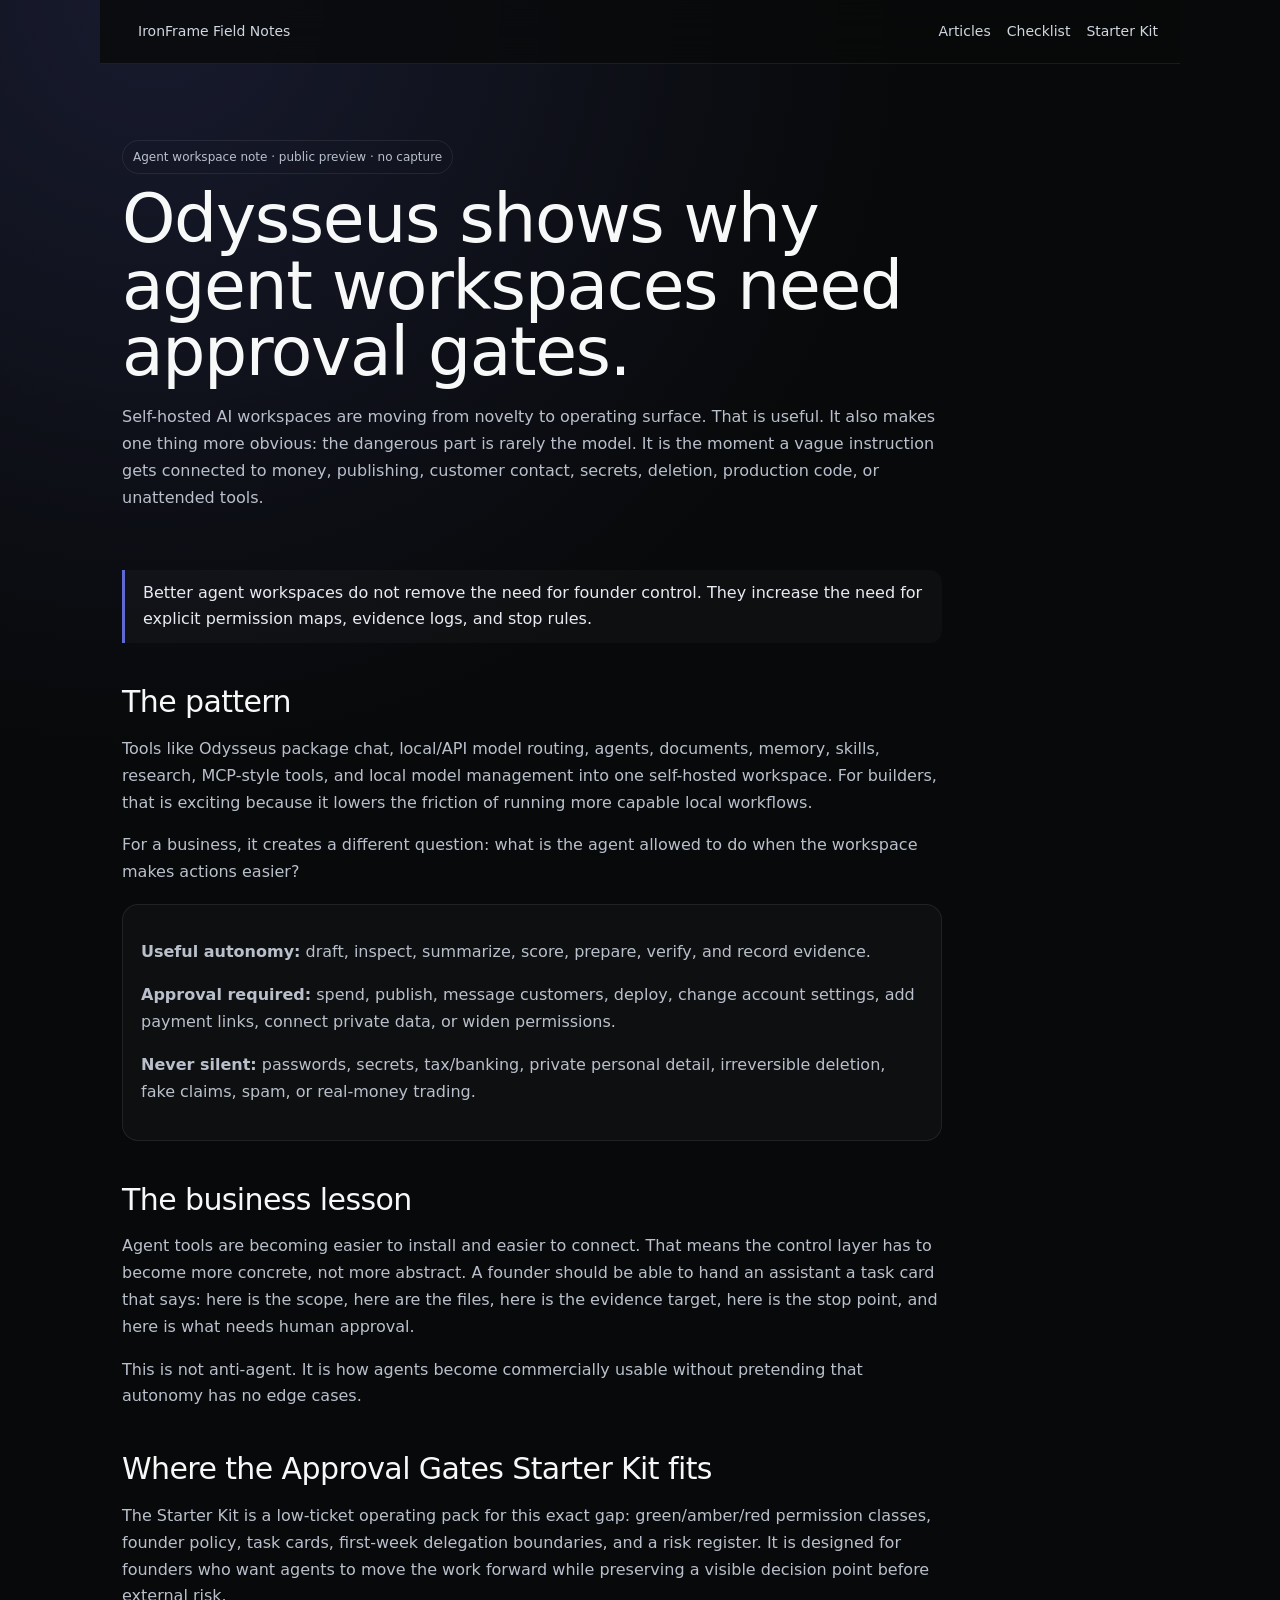
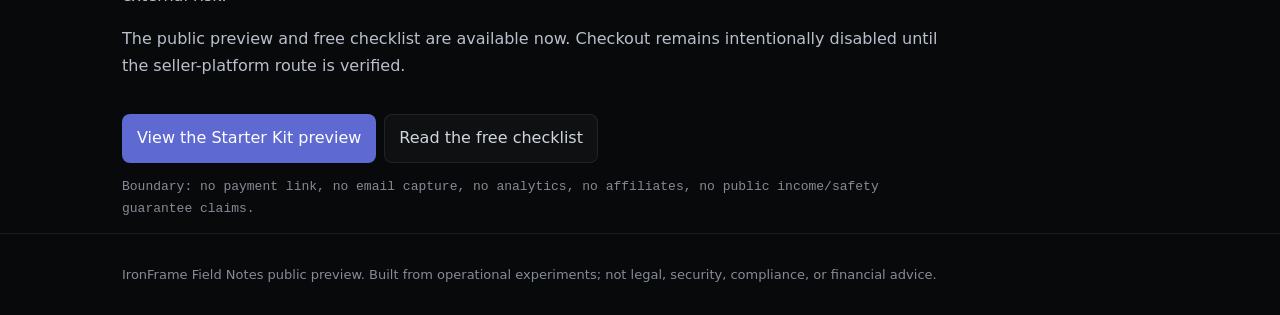
<file: articles/odysseus-agent-workspaces-need-approval-gates.html>
<!DOCTYPE html><html lang="en"><head><meta charset="UTF-8"><meta name="viewport" content="width=device-width, initial-scale=1.0"><meta name="robots" content="noindex,nofollow,noarchive"><title>Odysseus Shows Why Agent Workspaces Need Approval Gates — IronFrame Field Notes</title><meta name="description" content="Self-hosted AI workspaces like Odysseus make agents easier to run locally, but the real business need is still permission maps, approval gates, evidence, and stop rules."><style>:root{--bg:#08090a;--panel:#101113;--surface:rgba(255,255,255,.028);--line:rgba(255,255,255,.08);--text:#f7f8f8;--muted:#b9c0cc;--dim:#858b96;--brand:#5e6ad2;--brand2:#7170ff;--green:#10b981;--amber:#f59e0b;--red:#ef4444}*{box-sizing:border-box}body{margin:0;background:radial-gradient(circle at 12% 0%,rgba(94,106,210,.18),transparent 34%),var(--bg);color:var(--text);font-family:Inter,system-ui,sans-serif;line-height:1.68;font-feature-settings:'cv01','ss03'}a{color:inherit}.wrap{max-width:1080px;margin:0 auto;padding:0 22px}.nav{height:64px;display:flex;align-items:center;justify-content:space-between;border-bottom:1px solid var(--line);position:sticky;top:0;background:rgba(8,9,10,.78);backdrop-filter:blur(16px);z-index:3}.nav a{text-decoration:none;color:#d0d6e0;font-size:14px;font-weight:510;margin-left:16px}.brand{font-weight:590;color:var(--text)}main{padding-bottom:64px}article{max-width:820px}.hero{padding:76px 0 24px}h1{font-size:clamp(38px,6vw,68px);line-height:.98;letter-spacing:-1.4px;margin:12px 0 18px;font-weight:510}h2{font-size:30px;line-height:1.15;letter-spacing:-.6px;margin:42px 0 14px;font-weight:510}p,li{color:var(--muted)}.pill{display:inline-block;border:1px solid var(--line);border-radius:999px;padding:6px 10px;color:var(--muted);font-size:12px}blockquote{border-left:3px solid var(--brand);margin:18px 0;padding:10px 18px;background:rgba(255,255,255,.025);color:#e8ebf4;border-radius:0 12px 12px 0}.cta{display:inline-block;margin-top:18px;text-decoration:none;background:var(--brand);padding:11px 15px;border-radius:8px;color:white;font-weight:510}.ghost{display:inline-block;margin-top:18px;margin-left:8px;text-decoration:none;background:rgba(255,255,255,.03);border:1px solid var(--line);padding:10px 14px;border-radius:8px;color:#d0d6e0}.card{background:var(--surface);border:1px solid var(--line);border-radius:16px;padding:18px;margin:18px 0}.mono{font-family:ui-monospace,SFMono-Regular,Menlo,monospace;color:var(--dim);font-size:13px}.footer{border-top:1px solid var(--line);padding:30px 0;color:var(--dim);font-size:13px}</style></head><body><header class="wrap nav"><a class="brand" href="../index.html">IronFrame Field Notes</a><div><a href="../articles/build-ai-office-on-mac-mini.html">Articles</a><a href="../templates/approval-gate-checklist.html">Checklist</a><a href="../products/ai-agent-approval-gates-starter-kit/">Starter Kit</a></div></header><main class="wrap"><article><section class="hero"><span class="pill">Agent workspace note · public preview · no capture</span><h1>Odysseus shows why agent workspaces need approval gates.</h1><p>Self-hosted AI workspaces are moving from novelty to operating surface. That is useful. It also makes one thing more obvious: the dangerous part is rarely the model. It is the moment a vague instruction gets connected to money, publishing, customer contact, secrets, deletion, production code, or unattended tools.</p></section><blockquote>Better agent workspaces do not remove the need for founder control. They increase the need for explicit permission maps, evidence logs, and stop rules.</blockquote><h2>The pattern</h2><p>Tools like Odysseus package chat, local/API model routing, agents, documents, memory, skills, research, MCP-style tools, and local model management into one self-hosted workspace. For builders, that is exciting because it lowers the friction of running more capable local workflows.</p><p>For a business, it creates a different question: what is the agent allowed to do when the workspace makes actions easier?</p><div class="card"><p><strong>Useful autonomy:</strong> draft, inspect, summarize, score, prepare, verify, and record evidence.</p><p><strong>Approval required:</strong> spend, publish, message customers, deploy, change account settings, add payment links, connect private data, or widen permissions.</p><p><strong>Never silent:</strong> passwords, secrets, tax/banking, private personal detail, irreversible deletion, fake claims, spam, or real-money trading.</p></div><h2>The business lesson</h2><p>Agent tools are becoming easier to install and easier to connect. That means the control layer has to become more concrete, not more abstract. A founder should be able to hand an assistant a task card that says: here is the scope, here are the files, here is the evidence target, here is the stop point, and here is what needs human approval.</p><p>This is not anti-agent. It is how agents become commercially usable without pretending that autonomy has no edge cases.</p><h2>Where the Approval Gates Starter Kit fits</h2><p>The Starter Kit is a low-ticket operating pack for this exact gap: green/amber/red permission classes, founder policy, task cards, first-week delegation boundaries, and a risk register. It is designed for founders who want agents to move the work forward while preserving a visible decision point before external risk.</p><p>The public preview and free checklist are available now. Checkout remains intentionally disabled until the seller-platform route is verified.</p><a class="cta" href="../products/ai-agent-approval-gates-starter-kit/">View the Starter Kit preview</a><a class="ghost" href="../templates/approval-gate-checklist.html">Read the free checklist</a><p class="mono">Boundary: no payment link, no email capture, no analytics, no affiliates, no public income/safety guarantee claims.</p></article></main><footer class="footer"><div class="wrap">IronFrame Field Notes public preview. Built from operational experiments; not legal, security, compliance, or financial advice.</div></footer></body></html>
</file>
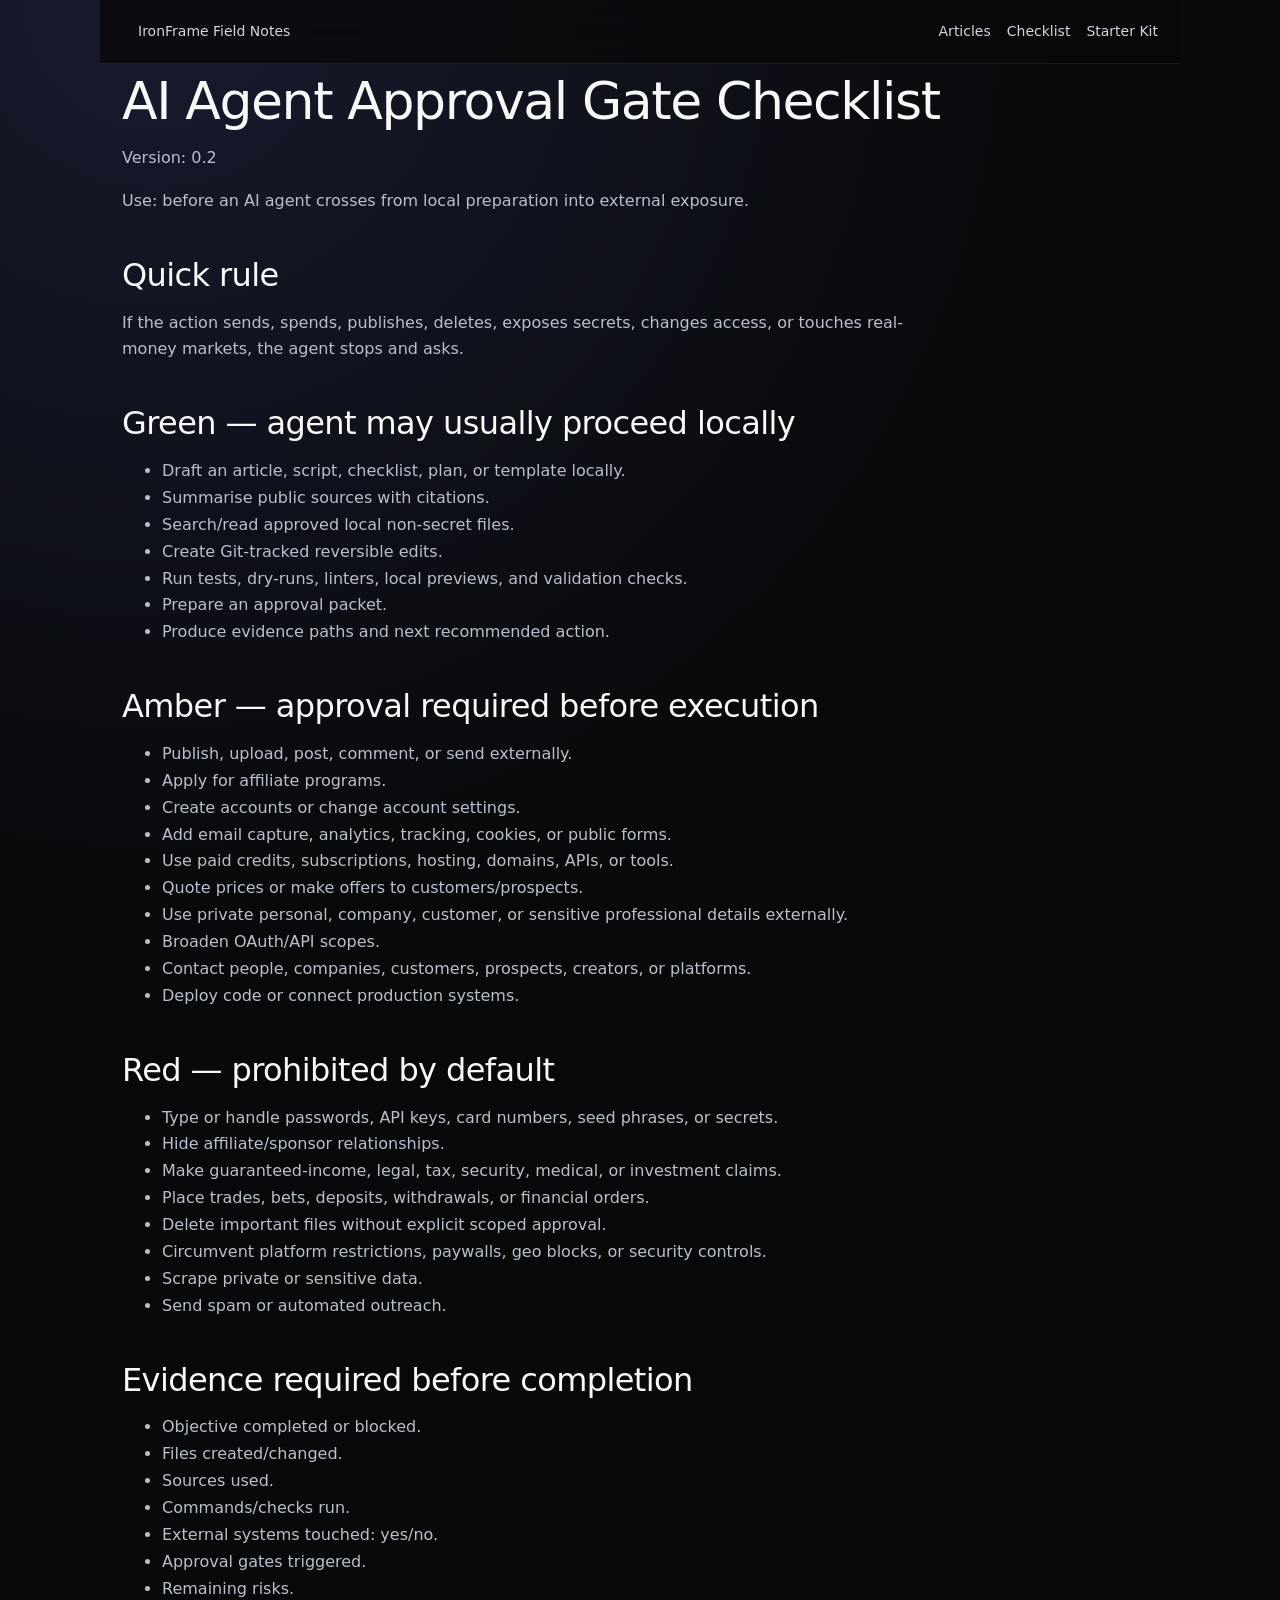
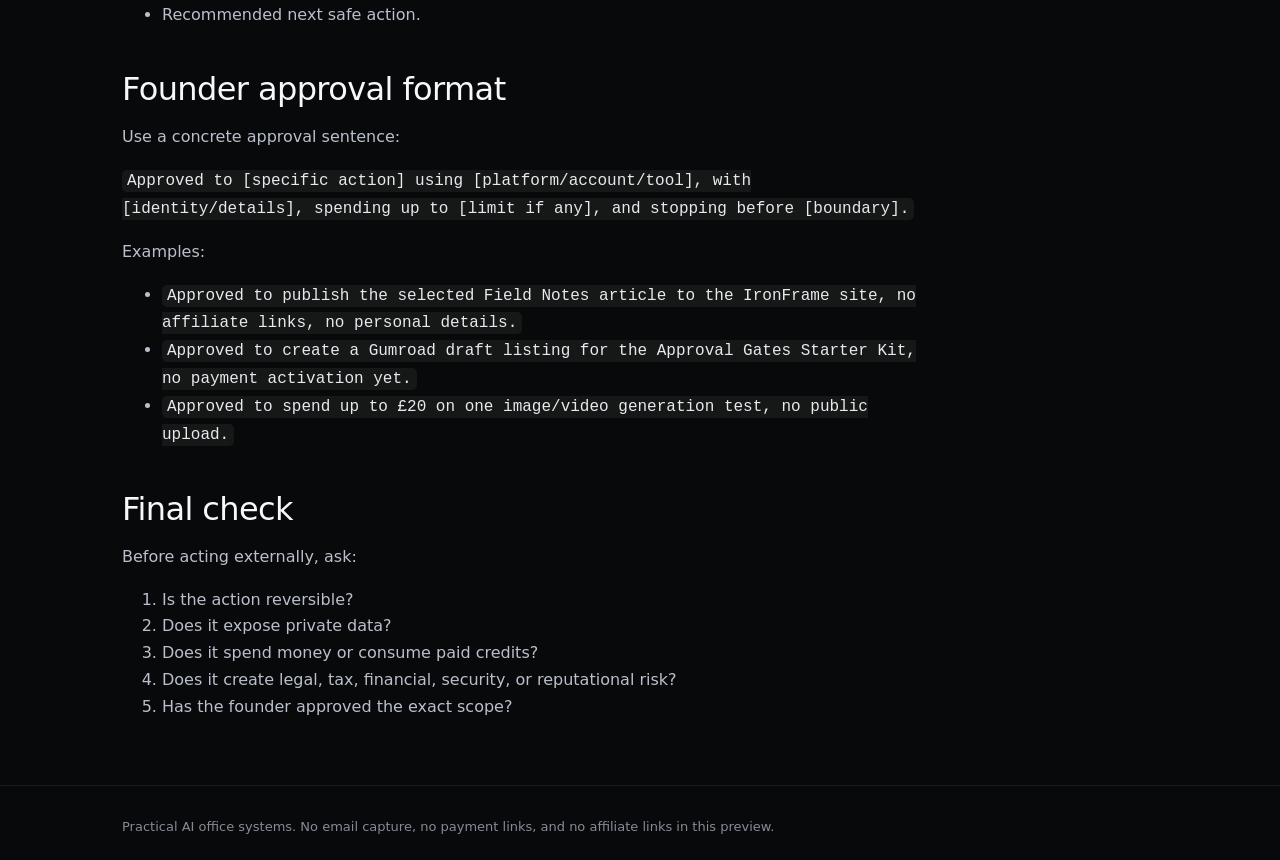
<file: templates/approval-gate-checklist.html>
<!DOCTYPE html><html lang="en"><head><meta charset="UTF-8"><meta name="viewport" content="width=device-width, initial-scale=1.0"><meta name="robots" content="noindex,nofollow,noarchive"><title>AI Agent Approval Gate Checklist — IronFrame Field Notes</title><meta name="description" content="A free checklist for safe AI-agent permissions and stop conditions."><style>
:root{--bg:#08090a;--panel:#101113;--surface:rgba(255,255,255,.028);--line:rgba(255,255,255,.08);--text:#f7f8f8;--muted:#b9c0cc;--dim:#858b96;--brand:#5e6ad2;--brand2:#7170ff;--green:#10b981;--amber:#f59e0b;--red:#ef4444}*{box-sizing:border-box}body{margin:0;background:radial-gradient(circle at 12% 0%,rgba(94,106,210,.18),transparent 34%),var(--bg);color:var(--text);font-family:Inter,system-ui,sans-serif;line-height:1.68;font-feature-settings:'cv01','ss03'}a{color:inherit}.wrap{max-width:1080px;margin:0 auto;padding:0 22px}.nav{height:64px;display:flex;align-items:center;justify-content:space-between;border-bottom:1px solid var(--line);position:sticky;top:0;background:rgba(8,9,10,.78);backdrop-filter:blur(16px);z-index:3}.nav a{text-decoration:none;color:#d0d6e0;font-size:14px;font-weight:510;margin-left:16px}.brand{font-weight:590;color:var(--text)}.hero{padding:76px 0 44px}h1{font-size:clamp(40px,7vw,74px);line-height:.98;letter-spacing:-1.4px;margin:12px 0 18px;font-weight:510}h2{font-size:32px;line-height:1.15;letter-spacing:-.6px;margin:42px 0 14px;font-weight:510}h3{font-size:22px;margin:28px 0 8px}p,li{color:var(--muted)}.sub{font-size:19px;max-width:760px;color:var(--muted)}.pill{display:inline-block;border:1px solid var(--line);border-radius:999px;padding:6px 10px;color:var(--muted);font-size:12px}.grid{display:grid;grid-template-columns:repeat(3,1fr);gap:16px;margin:22px 0}.card{background:var(--surface);border:1px solid var(--line);border-radius:16px;padding:20px}.card h3{margin-top:0}.cta{display:inline-block;margin-top:18px;text-decoration:none;background:var(--brand);padding:11px 15px;border-radius:8px;color:white;font-weight:510}.ghost{display:inline-block;margin-top:18px;margin-left:8px;text-decoration:none;background:rgba(255,255,255,.03);border:1px solid var(--line);padding:10px 14px;border-radius:8px;color:#d0d6e0}.row{display:block;border:1px solid var(--line);border-radius:14px;padding:16px;text-decoration:none;background:rgba(255,255,255,.02);margin:10px 0}.mono,code{font-family:'JetBrains Mono',ui-monospace,monospace}code{background:rgba(255,255,255,.055);padding:2px 5px;border-radius:5px;color:#e7e9ee}pre{background:#0f1011;border:1px solid var(--line);border-radius:14px;padding:16px;overflow:auto}article{max-width:820px}article h1{font-size:52px}.notice{border:1px solid rgba(94,106,210,.4);background:rgba(94,106,210,.1);padding:16px;border-radius:14px;color:#d0d6e0}.footer{border-top:1px solid var(--line);margin-top:64px;padding:30px 0;color:var(--dim);font-size:13px}@media(max-width:820px){.grid{grid-template-columns:1fr}.nav{position:static;height:auto;padding:16px 0;align-items:flex-start}.nav div:last-child{display:flex;flex-wrap:wrap;gap:8px}.nav a{margin:0}h1{font-size:40px}article h1{font-size:38px}}
</style></head><body><header class="wrap nav"><a class="brand" href="../index.html">IronFrame Field Notes</a><div><a href="../articles/build-ai-office-on-mac-mini.html">Articles</a><a href="../templates/approval-gate-checklist.html">Checklist</a><a href="../products/ai-agent-approval-gates-starter-kit/">Starter Kit</a></div></header><main class="wrap"><article><h1>AI Agent Approval Gate Checklist</h1>
<p>Version: 0.2</p>
<p>Use: before an AI agent crosses from local preparation into external exposure.</p>
<h2>Quick rule</h2>
<p>If the action sends, spends, publishes, deletes, exposes secrets, changes access, or touches real-money markets, the agent stops and asks.</p>
<h2>Green — agent may usually proceed locally</h2>
<ul>
<li>Draft an article, script, checklist, plan, or template locally.</li>
<li>Summarise public sources with citations.</li>
<li>Search/read approved local non-secret files.</li>
<li>Create Git-tracked reversible edits.</li>
<li>Run tests, dry-runs, linters, local previews, and validation checks.</li>
<li>Prepare an approval packet.</li>
<li>Produce evidence paths and next recommended action.</li>
</ul>
<h2>Amber — approval required before execution</h2>
<ul>
<li>Publish, upload, post, comment, or send externally.</li>
<li>Apply for affiliate programs.</li>
<li>Create accounts or change account settings.</li>
<li>Add email capture, analytics, tracking, cookies, or public forms.</li>
<li>Use paid credits, subscriptions, hosting, domains, APIs, or tools.</li>
<li>Quote prices or make offers to customers/prospects.</li>
<li>Use private personal, company, customer, or sensitive professional details externally.</li>
<li>Broaden OAuth/API scopes.</li>
<li>Contact people, companies, customers, prospects, creators, or platforms.</li>
<li>Deploy code or connect production systems.</li>
</ul>
<h2>Red — prohibited by default</h2>
<ul>
<li>Type or handle passwords, API keys, card numbers, seed phrases, or secrets.</li>
<li>Hide affiliate/sponsor relationships.</li>
<li>Make guaranteed-income, legal, tax, security, medical, or investment claims.</li>
<li>Place trades, bets, deposits, withdrawals, or financial orders.</li>
<li>Delete important files without explicit scoped approval.</li>
<li>Circumvent platform restrictions, paywalls, geo blocks, or security controls.</li>
<li>Scrape private or sensitive data.</li>
<li>Send spam or automated outreach.</li>
</ul>
<h2>Evidence required before completion</h2>
<ul>
<li>Objective completed or blocked.</li>
<li>Files created/changed.</li>
<li>Sources used.</li>
<li>Commands/checks run.</li>
<li>External systems touched: yes/no.</li>
<li>Approval gates triggered.</li>
<li>Remaining risks.</li>
<li>Recommended next safe action.</li>
</ul>
<h2>Founder approval format</h2>
<p>Use a concrete approval sentence:</p>
<p><code>Approved to [specific action] using [platform/account/tool], with [identity/details], spending up to [limit if any], and stopping before [boundary].</code></p>
<p>Examples:</p>
<ul>
<li><code>Approved to publish the selected Field Notes article to the IronFrame site, no affiliate links, no personal details.</code></li>
<li><code>Approved to create a Gumroad draft listing for the Approval Gates Starter Kit, no payment activation yet.</code></li>
<li><code>Approved to spend up to £20 on one image/video generation test, no public upload.</code></li>
</ul>
<h2>Final check</h2>
<p>Before acting externally, ask:</p>
<ol>
<li>Is the action reversible?</li>
<li>Does it expose private data?</li>
<li>Does it spend money or consume paid credits?</li>
<li>Does it create legal, tax, financial, security, or reputational risk?</li>
<li>Has the founder approved the exact scope?</li>
</ol></article></main><footer class="footer"><div class="wrap">Practical AI office systems. No email capture, no payment links, and no affiliate links in this preview.</div></footer></body></html>
</file>
<file: apps/warrantybox/styles.css>
:root {
  --bg: #f4efe8;
  --ink: #1f2528;
  --muted: #657174;
  --card: #fffaf2;
  --line: #d8c8b9;
  --accent: #875033;
  --accent-dark: #4d2c20;
  --safe: #1f6f55;
  --warn: #8a5a00;
  --shadow: rgba(74, 49, 31, 0.16);
  font-family: Inter, ui-sans-serif, system-ui, -apple-system, BlinkMacSystemFont, "Segoe UI", sans-serif;
}

* { box-sizing: border-box; }

body {
  margin: 0;
  color: var(--ink);
  background:
    radial-gradient(circle at top left, rgba(135, 80, 51, 0.20), transparent 32rem),
    linear-gradient(135deg, #f8f2eb 0%, var(--bg) 52%, #eadfd3 100%);
}

.listing-shell {
  width: min(1120px, calc(100% - 32px));
  margin: 0 auto;
  padding: 32px 0 56px;
}

.hero,
.moat-check,
.build-proof,
.gotcha-proof,
.reviewer-proof,
.preview-grid,
.copy-panels,
.monetization {
  margin-top: 22px;
  border: 1px solid var(--line);
  border-radius: 32px;
  background: rgba(255, 250, 242, 0.90);
  box-shadow: 0 24px 70px var(--shadow);
}

.hero { padding: 34px; }
.moat-check,
.build-proof,
.gotcha-proof,
.reviewer-proof,
.preview-grid,
.copy-panels,
.monetization { padding: 28px; }

.local-note {
  display: inline-block;
  margin: 0 0 22px;
  padding: 8px 12px;
  border: 1px solid var(--line);
  border-radius: 999px;
  color: var(--muted);
  background: #fffdf9;
  font-size: 13px;
}

.app-icon {
  display: grid;
  place-items: center;
  width: 84px;
  height: 84px;
  border-radius: 24px;
  color: #fff;
  background: linear-gradient(145deg, var(--accent-dark), var(--accent));
  font-weight: 900;
  font-size: 28px;
  letter-spacing: -0.06em;
}

.eyebrow {
  margin: 18px 0 8px;
  color: var(--accent);
  font-size: 13px;
  font-weight: 900;
  letter-spacing: 0.09em;
  text-transform: uppercase;
}

h1, h2, h3 { letter-spacing: -0.045em; line-height: 1.05; }
h1 { max-width: 780px; margin: 0; font-size: clamp(44px, 8vw, 84px); }
h2 { margin: 0; font-size: clamp(30px, 5vw, 52px); }
h3 { margin: 0; font-size: 24px; }

.subtitle {
  margin: 10px 0 0;
  color: var(--accent-dark);
  font-size: 24px;
  font-weight: 800;
}

.promo,
.section-heading p,
.phone-frame p,
.copy-card p,
.hard-stop {
  color: #3e484b;
  line-height: 1.55;
}

.promo { max-width: 780px; font-size: 20px; }

.trust-row {
  display: flex;
  flex-wrap: wrap;
  gap: 10px;
  margin-top: 26px;
}

.trust-row span,
.screen-number {
  display: inline-block;
  padding: 8px 11px;
  border: 1px solid var(--line);
  border-radius: 999px;
  color: var(--safe);
  background: #fffdf9;
  font-size: 13px;
  font-weight: 800;
}

.section-heading { grid-column: 1 / -1; max-width: 760px; margin-bottom: 8px; }

.preview-grid {
  display: grid;
  grid-template-columns: repeat(5, minmax(150px, 1fr));
  gap: 16px;
}

.phone-frame {
  min-height: 360px;
  display: flex;
  flex-direction: column;
  justify-content: space-between;
  gap: 14px;
  padding: 18px;
  border: 1px solid var(--line);
  border-radius: 28px;
  background: #fffdf9;
  box-shadow: inset 0 0 0 7px rgba(31, 37, 40, 0.035);
}

.copy-panels,
.proof-grid,
.tier-grid {
  display: grid;
  grid-template-columns: repeat(2, minmax(0, 1fr));
  gap: 16px;
}

.copy-card,
.tier-card {
  padding: 22px;
  border: 1px solid var(--line);
  border-radius: 24px;
  background: #fffdf9;
}

.copy-card.wide { grid-column: 1 / -1; }
.copy-card.caution { background: rgba(138, 90, 0, 0.08); }
.moat-check .copy-card { background: rgba(31, 111, 85, 0.08); }
.build-proof .copy-card { background: rgba(31, 111, 85, 0.06); }
.gotcha-proof .copy-card { background: rgba(135, 80, 51, 0.07); }
.reviewer-proof .copy-card { background: rgba(31, 111, 85, 0.06); }
.tier-card.paid { border-color: rgba(31, 111, 85, 0.40); background: rgba(31, 111, 85, 0.08); }
.revenue-quality {
  margin-top: 18px;
  padding: 22px;
  border: 1px dashed rgba(138, 90, 0, 0.42);
  border-radius: 24px;
  background: rgba(255, 253, 249, 0.70);
}

ul { margin: 14px 0 0; padding-left: 20px; line-height: 1.65; }
.hard-stop { margin: 18px 0 0; color: var(--warn); font-weight: 800; }

@media (max-width: 900px) {
  .preview-grid,
  .copy-panels,
  .proof-grid,
  .tier-grid { grid-template-columns: 1fr; }
  .phone-frame { min-height: auto; }
}
</file>
